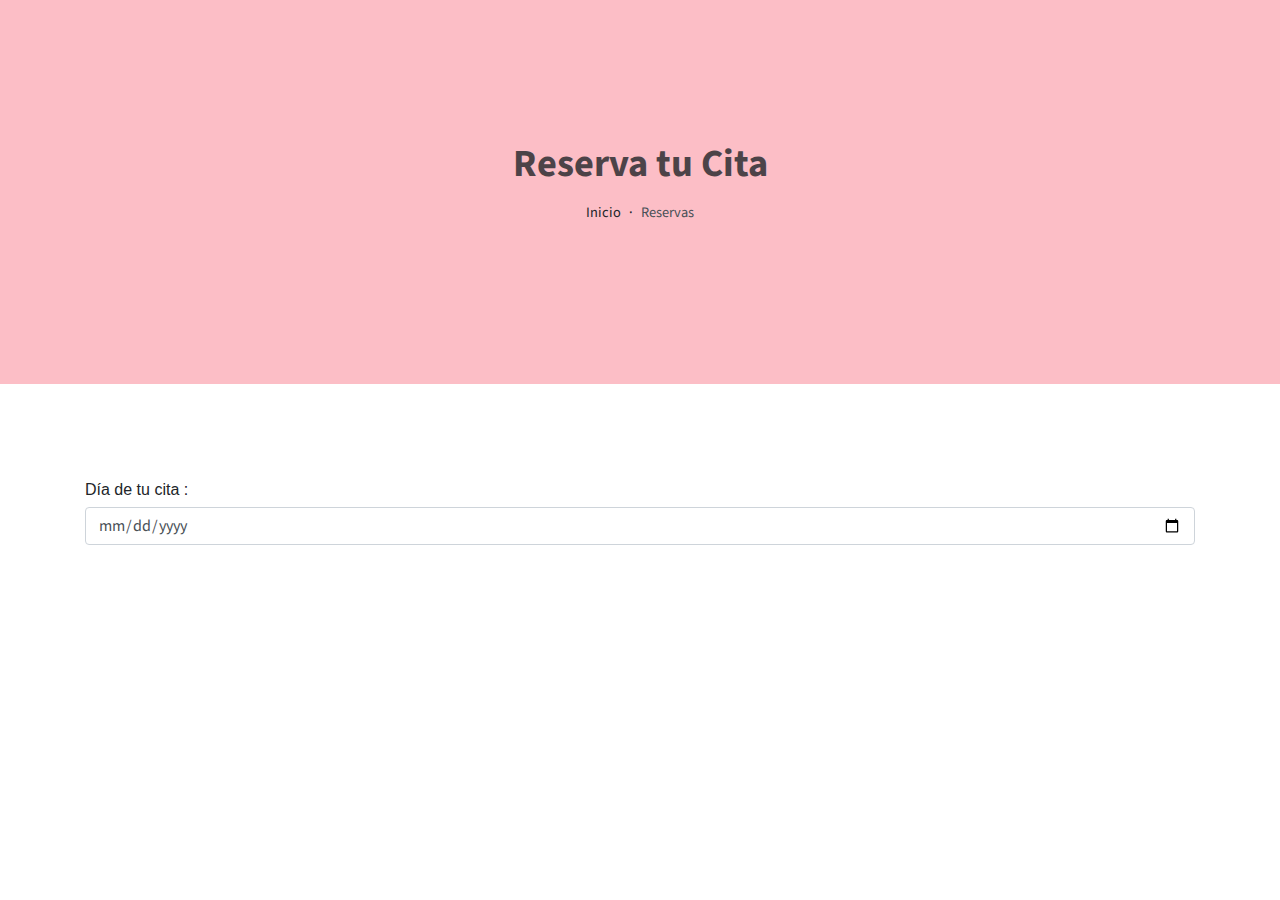
<file: public_html/agendar_cita.html>
<!DOCTYPE html>
<html lang="en">
<head>
   <meta charset="utf-8">
   <meta name="viewport" content="width=device-width, initial-scale=1, shrink-to-fit=no">
   <meta name="description" content="Start your development with JohnDoe landing page.">
   <meta name="author" content="Devcrud">
   <title>Reservas</title>
   <link rel="icon" href="assets/imgs/favicon.png" type="image/png">
   <!-- font icons -->
   <link rel="stylesheet" href="assets/vendors/themify-icons/css/themify-icons.css">
   <!-- Bootstrap + Steller  -->
   <link rel="stylesheet" href="assets/css/johndoe.css">
</head>
<body>
    
    <header class="header header-mini"> 
        <div class="header-title">Reserva tu Cita</div> 
        <nav aria-label="breadcrumb">
           <ol class="breadcrumb">
              <li class="breadcrumb-item"><a href="index.html">Inicio</a></li>
              <li class="breadcrumb-item active" aria-current="page">Reservas</li>
           </ol>
        </nav>
     </header> <!-- End Of Page Header -->

     <div class="container">

        <div class="py-5"></div> 


        <div class="form-group">
         <h6 class="section-secondary-title">Día de tu cita :</h6>  
         <input type="date" class="form-control" id="exampleFormControlInput1" placeholder="Date">
      </div>
        
            
         </div>   
     

</body>
</html>
</file>
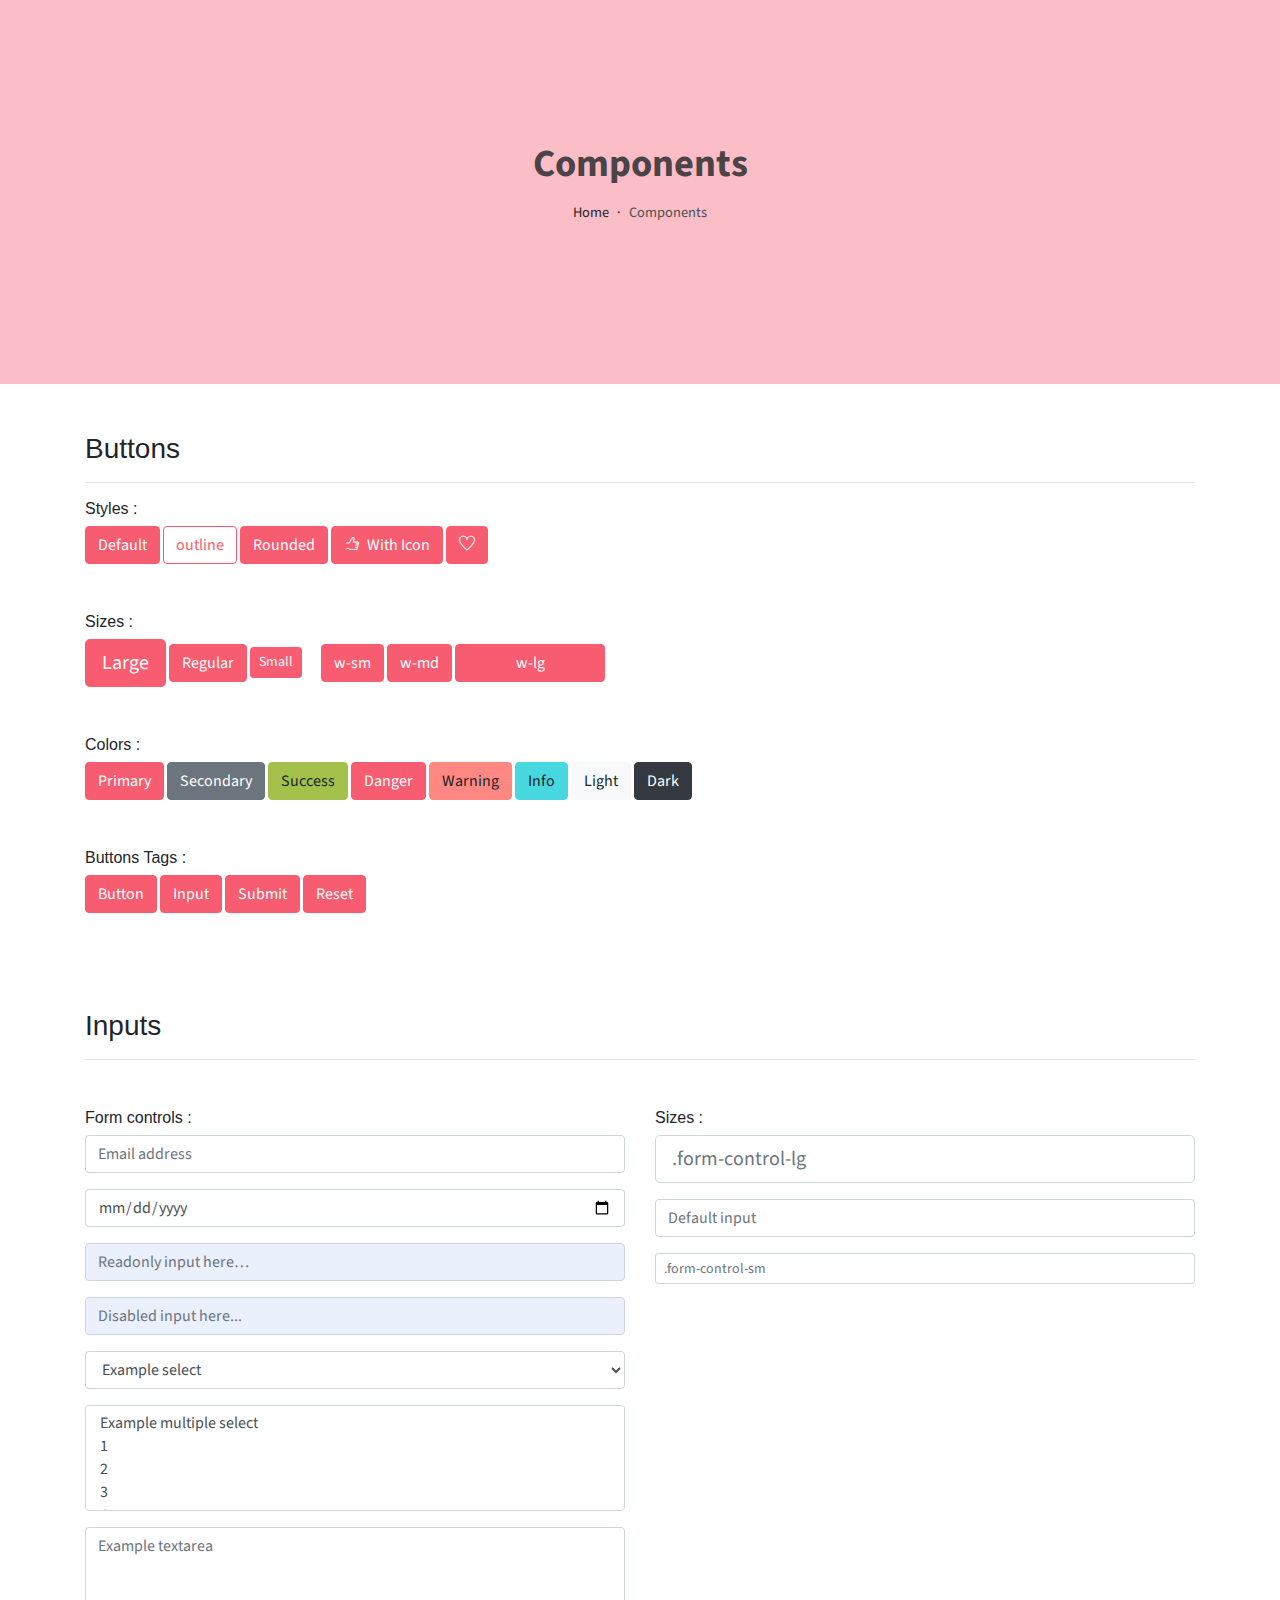
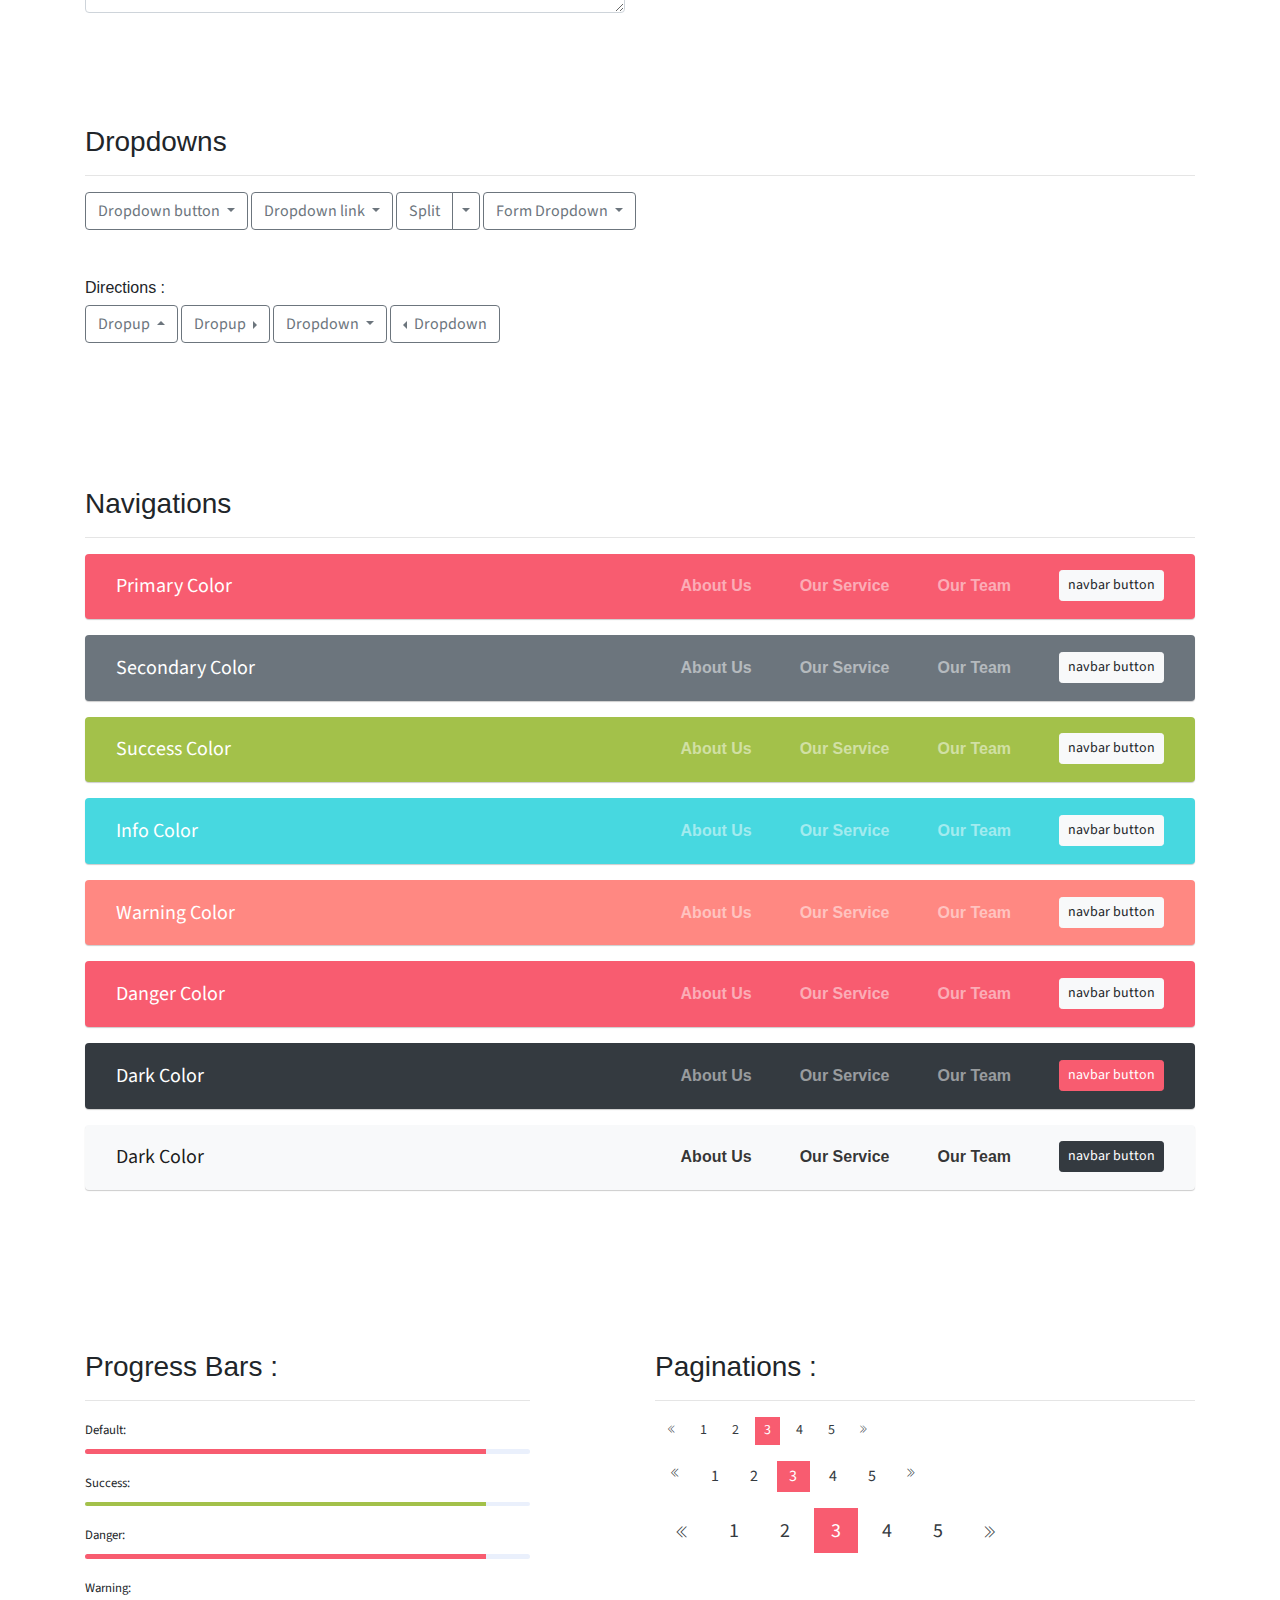
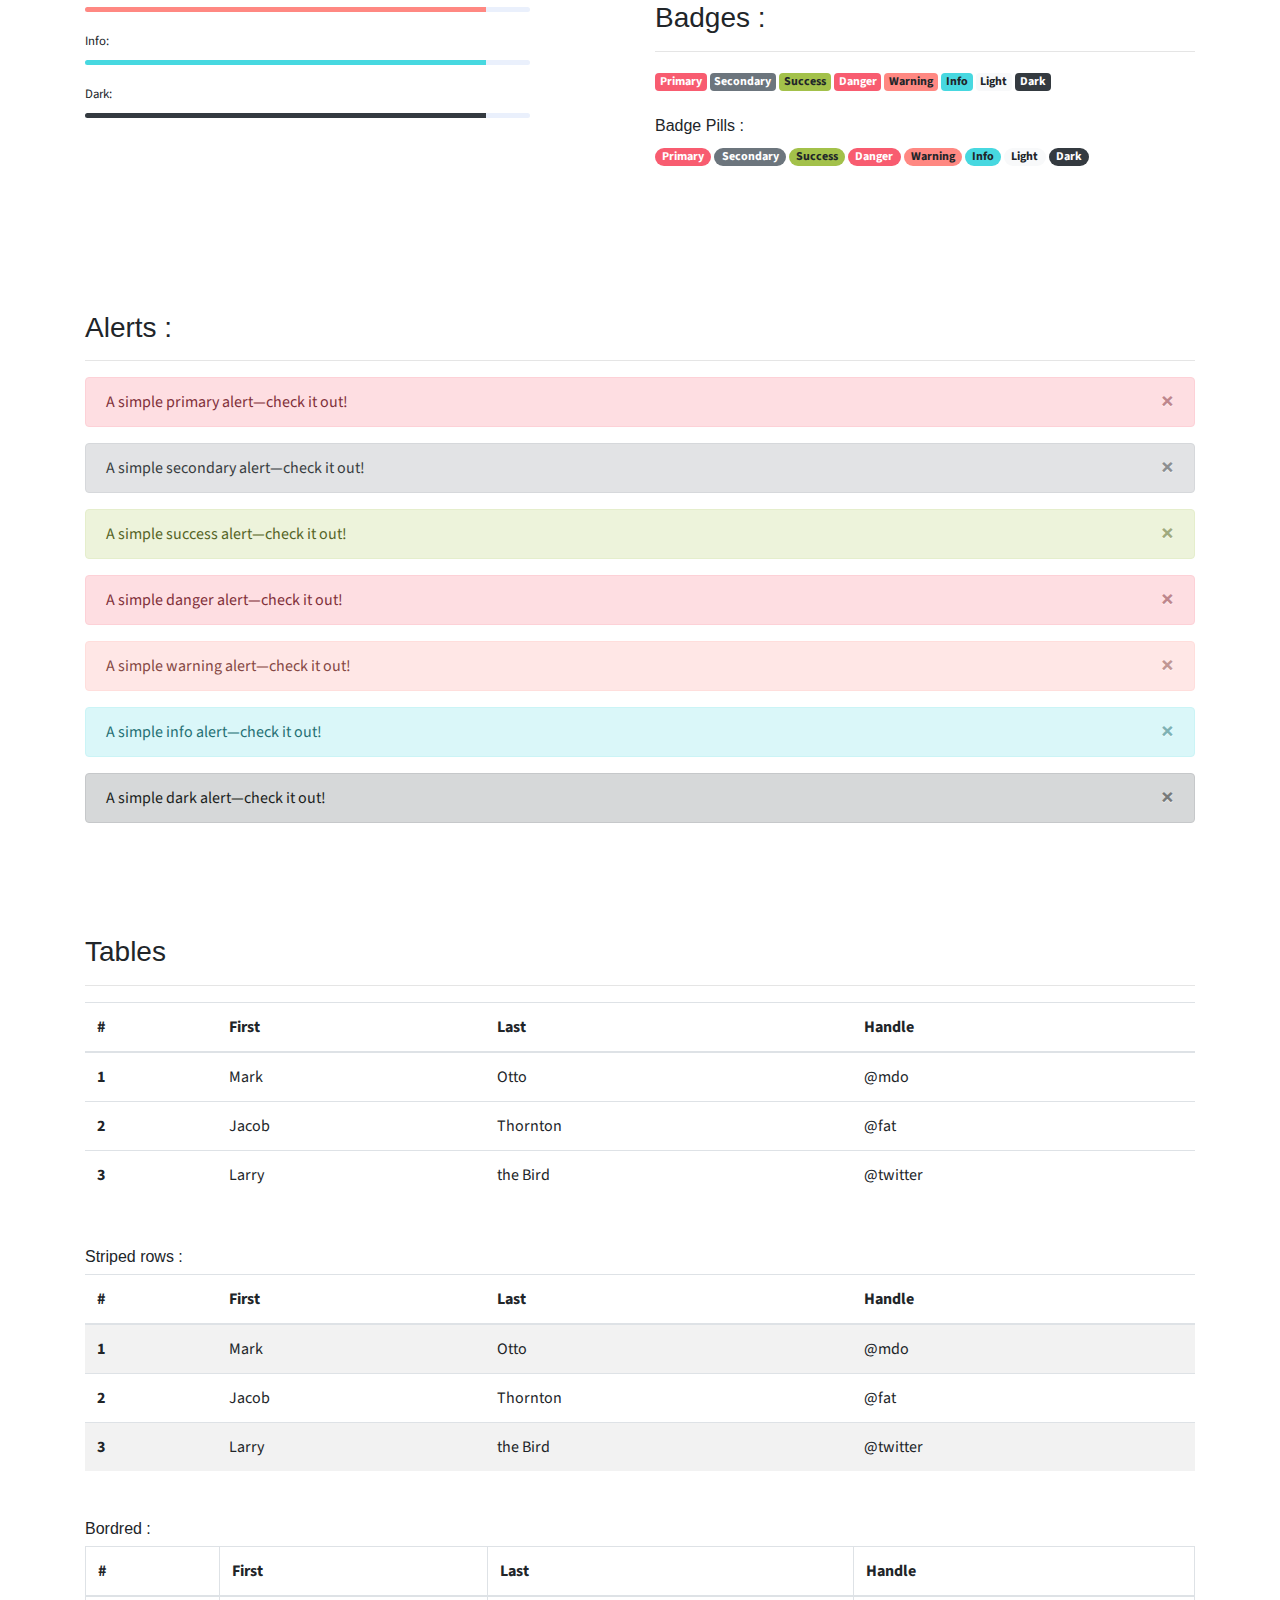
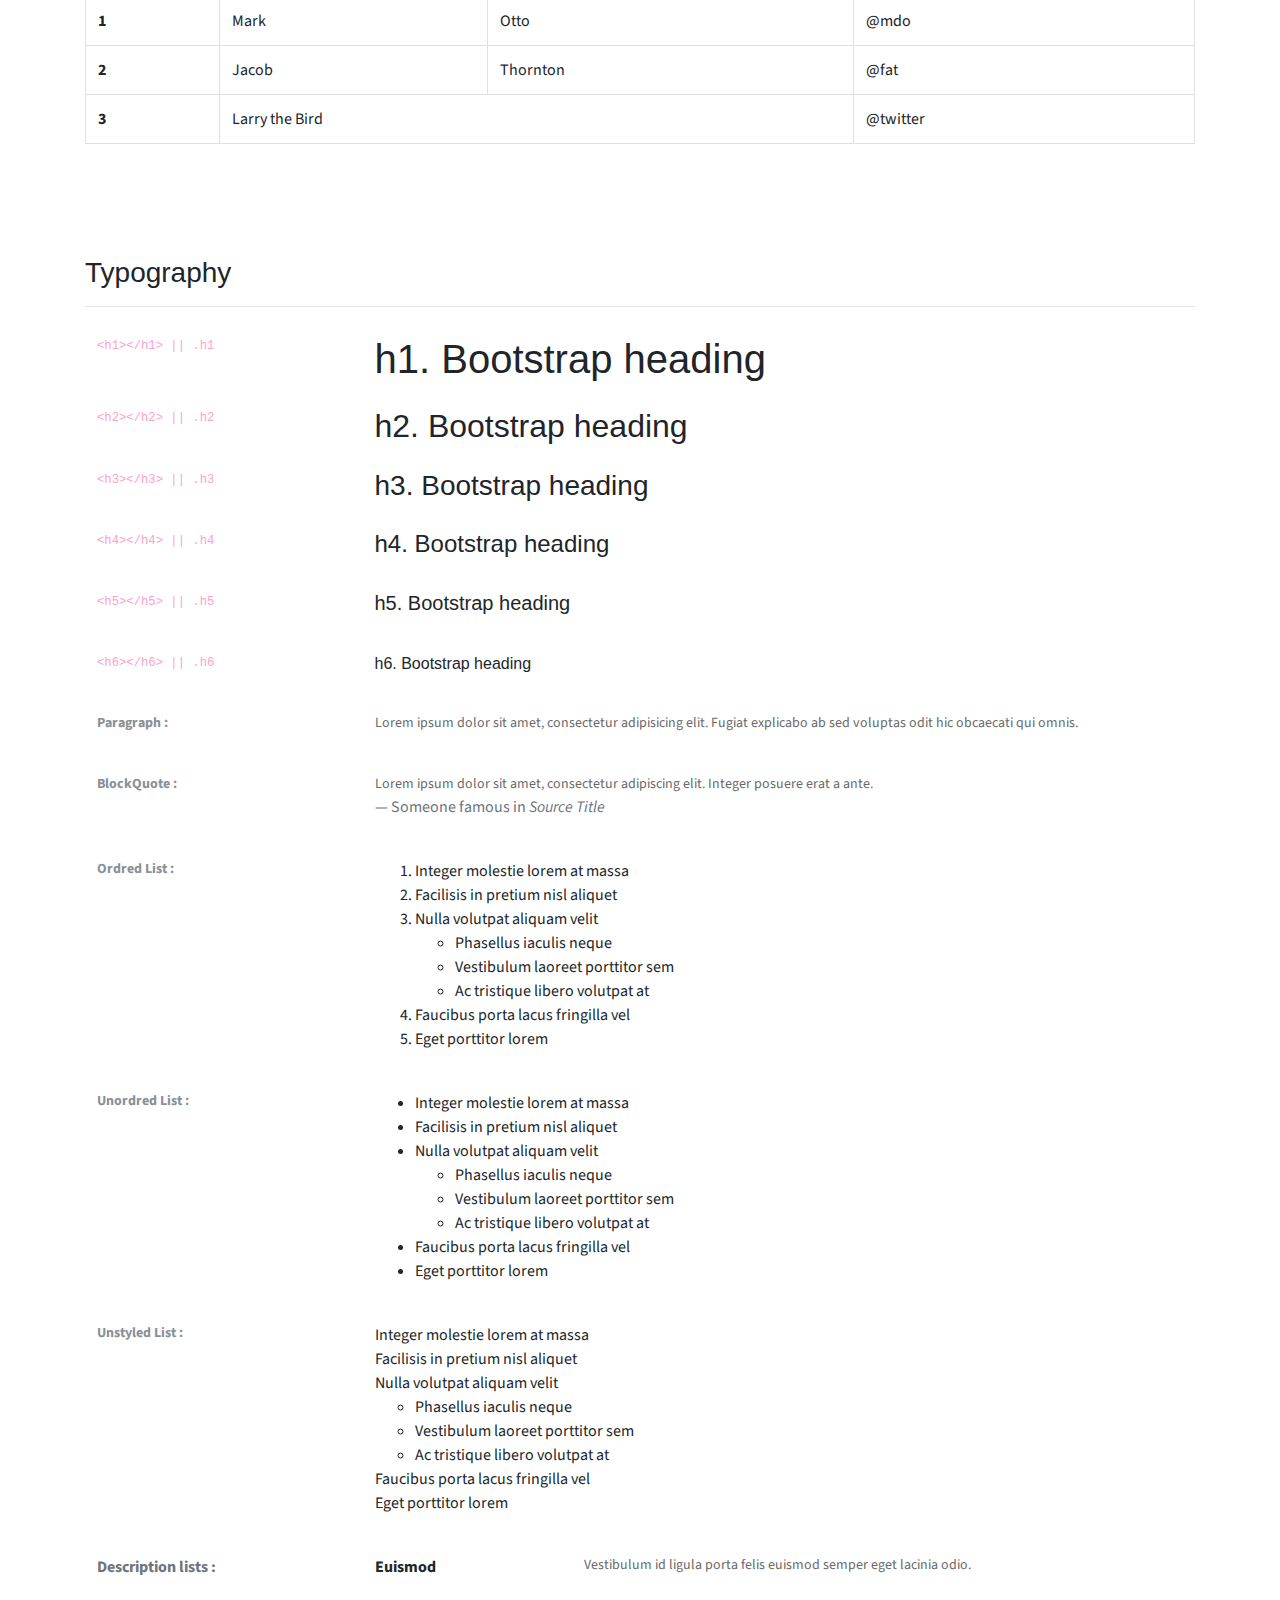
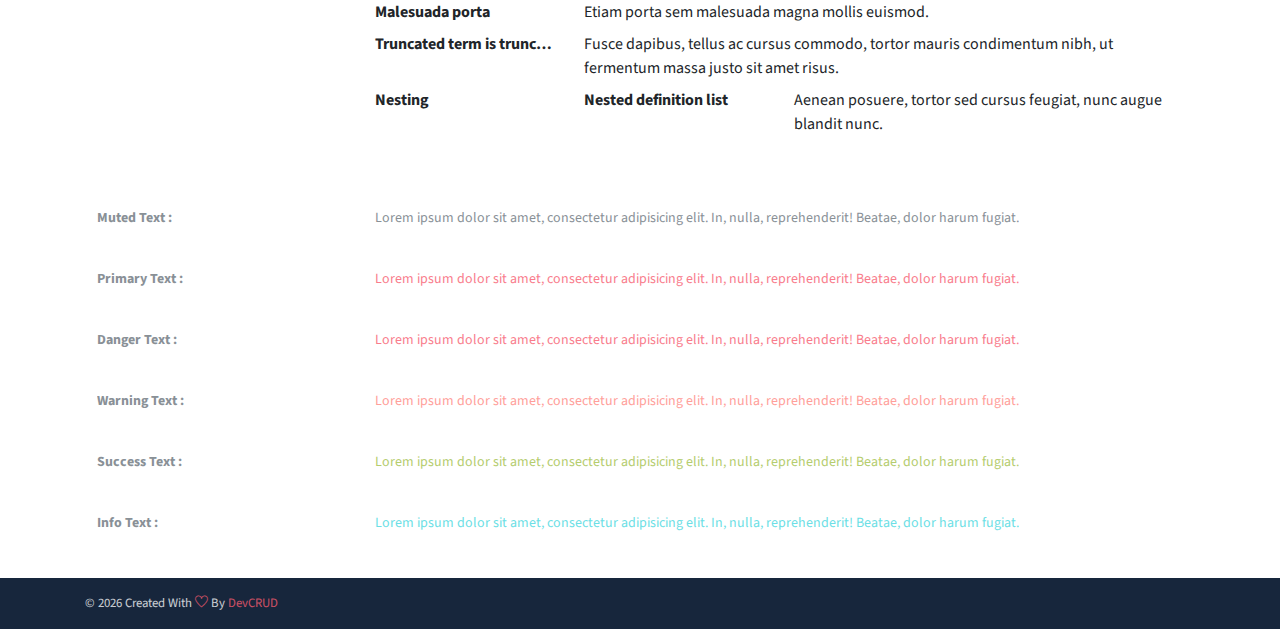
<file: public_html/components.html>
<!DOCTYPE html>
<html lang="en">
<head>
   <meta charset="utf-8">
   <meta name="viewport" content="width=device-width, initial-scale=1, shrink-to-fit=no">
   <meta name="description" content="Start your development with JohnDoe landing page.">
   <meta name="author" content="Devcrud">
   <title>JohnDoe Landing page | Components</title>
   <link rel="icon" href="assets/imgs/favicon.png" type="image/png">
   <!-- font icons -->
   <link rel="stylesheet" href="assets/vendors/themify-icons/css/themify-icons.css">
   <!-- Bootstrap + Steller  -->
   <link rel="stylesheet" href="assets/css/johndoe.css">
</head>
<body>

   <!-- Page Header -->
   <header class="header header-mini"> 
      <div class="header-title">Components</div> 
      <nav aria-label="breadcrumb">
         <ol class="breadcrumb">
            <li class="breadcrumb-item"><a href="/">Home</a></li>
            <li class="breadcrumb-item active" aria-current="page">Components</li>
         </ol>
      </nav>
   </header> <!-- End Of Page Header -->

   <!-- main content -->
   <div class="container">

      <!-- Buttons -->
      <h3 class="mt-5">Buttons</h3>
      <hr>
      <h6 class="section-secondary-title">Styles :</h6>
      <button class="btn btn-primary">Default</button>
      <button class="btn btn-outline-primary">outline</button>
      <button class="btn btn-primary rounded">Rounded</button>
      <button class="btn btn-primary rounded"><i class="ti-thumb-up pr-1"></i> With Icon</button>
      <button class="btn btn-primary circle"><i class="ti-heart"></i></button>

      <h6 class="section-secondary-title mt-5">Sizes :</h6>
      <button class="btn btn-primary btn-lg">Large</button>
      <button class="btn btn-primary ">Regular</button>
      <button class="btn btn-primary btn-sm">Small</button>
      <button class="btn btn-primary w-sm ml-3">w-sm</button>
      <button class="btn btn-primary w-md">w-md</button>
      <button class="btn btn-primary w-lg">w-lg</button>

      <h6 class="section-secondary-title mt-5">Colors :</h6>          
      <button type="button" class="btn btn-primary">Primary</button>
      <button type="button" class="btn btn-secondary">Secondary</button>
      <button type="button" class="btn btn-success">Success</button>
      <button type="button" class="btn btn-danger">Danger</button>
      <button type="button" class="btn btn-warning">Warning</button>
      <button type="button" class="btn btn-info">Info</button>
      <button type="button" class="btn btn-light">Light</button>
      <button type="button" class="btn btn-dark">Dark</button>

      <h6 class="section-secondary-title mt-5">Buttons Tags :</h6>
      <button class="btn btn-primary" type="submit">Button</button>
      <input class="btn btn-primary" type="button" value="Input">
      <input class="btn btn-primary" type="submit" value="Submit">
      <input class="btn btn-primary" type="reset" value="Reset">
      
      <!-- devider -->
      <div class="py-5"></div>

      <!-- Inputs -->
      <h3>Inputs</h3>
      <hr>
      <div class="row mt-5">
         <div class="col-md-6">
            <h6 class="section-secondary-title">Form controls :</h6>        
            <div class="form-group">
               <input type="email" class="form-control" id="exampleFormControlInput1" placeholder="Email address">
            </div>
            <div class="form-group">
               <input type="date" class="form-control" id="exampleFormControlInput1" placeholder="Date">
            </div>
            <div class="form-group">
               <input class="form-control" type="text" placeholder="Readonly input here…" readonly>
            </div>
            <div class="form-group">
               <input class="form-control" id="disabledInput" type="text" placeholder="Disabled input here..." disabled>
            </div>
            <div class="form-group">
               <select class="form-control" id="exampleFormControlSelect1">
                  <option>Example select</option>
                  <option>1</option>
                  <option>2</option>
                  <option>3</option>
                  <option>4</option>
                  <option>5</option>
               </select>
            </div>
            <div class="form-group">
               <select multiple class="form-control" id="exampleFormControlSelect2">
                  <option>Example multiple select</option>
                  <option>1</option>
                  <option>2</option>
                  <option>3</option>
                  <option>4</option>
                  <option>5</option>
               </select>
            </div>
            <div class="form-group">
               <textarea class="form-control" id="exampleFormControlTextarea1" rows="3" placeholder="Example textarea"></textarea>
            </div>
         </div>
         <div class="col-md-6">
            <h6 class="section-secondary-title">Sizes :</h6>    
            <div class="form-group">
               <input class="form-control form-control-lg" type="text" placeholder=".form-control-lg">             
            </div>
            <div class="form-group">
               <input class="form-control" type="text" placeholder="Default input">
            </div>
            <div class="form-group">
               <input class="form-control form-control-sm" type="text" placeholder=".form-control-sm"> 
            </div>
         </div>
      </div> <!-- end of inputs -->   

      <!-- devider -->
      <div class="py-5"></div>             

      <!-- Dropdowns -->
      <h3 class="components-section-title font-weight-normal">Dropdowns</h3>
      <hr>
      <div class="dropdown d-inline-block">
         <button class="btn btn-outline-secondary dropdown-toggle" type="button" id="dropdownMenuButton" data-toggle="dropdown" aria-haspopup="true" aria-expanded="false">
         Dropdown button
         </button>
         <div class="dropdown-menu" aria-labelledby="dropdownMenuButton">
         <a class="dropdown-item" href="#">Action</a>
         <a class="dropdown-item" href="#">Another action</a>
         <a class="dropdown-item" href="#">Something else here</a>
         </div>
      </div>
      <div class="dropdown d-inline-block">
         <a class="btn btn-outline-secondary dropdown-toggle" href="#" role="button" id="dropdownMenuLink" data-toggle="dropdown" aria-haspopup="true" aria-expanded="false">
            Dropdown link
         </a>
         <div class="dropdown-menu" aria-labelledby="dropdownMenuLink">
            <a class="dropdown-item" href="#">Action</a>
            <a class="dropdown-item" href="#">Another action</a>
            <a class="dropdown-item" href="#">Something else here</a>
         </div>
      </div>
      <div class="btn-group">
         <button type="button" class="btn btn-outline-secondary">Split</button>
         <button type="button" class="btn btn-outline-secondary dropdown-toggle dropdown-toggle-split" data-toggle="dropdown" aria-haspopup="true" aria-expanded="false">
         <span class="sr-only">Toggle Dropdown</span>
         </button>
         <div class="dropdown-menu">
            <a class="dropdown-item" href="#">Action</a>
            <a class="dropdown-item" href="#">Another action</a>
            <a class="dropdown-item" href="#">Something else here</a>
            <div class="dropdown-divider"></div>
            <a class="dropdown-item" href="#">Separated link</a>
         </div>
      </div>
      <div class="btn-group">
         <button class="btn btn-outline-secondary dropdown-toggle" type="button" id="dropdownMenuButton" data-toggle="dropdown" aria-haspopup="true" aria-expanded="false">
            Form Dropdown
         </button>
         <div class="dropdown-menu form">
            <form class="px-4 py-3">
               <div class="form-group">
                  <input type="email" class="form-control" id="exampleDropdownFormEmail1" placeholder="email@example.com">
               </div>
               <div class="form-group">
                  <input type="password" class="form-control" id="exampleDropdownFormPassword1" placeholder="Password">
               </div>
               <div class="form-check mb-3">
                  <input type="checkbox" class="form-check-input" id="dropdownCheck">
                  <label class="form-check-label" for="dropdownCheck">
                     Remember me
                  </label>
               </div>
               <button type="submit" class="btn btn-primary btn-block">Sign in</button>
            </form>
            <div class="dropdown-divider"></div>
            <a class="dropdown-item" href="#"><small>New around here? Sign up</small></a>
            <a class="dropdown-item" href="#"><small>Forgot password?</small></a>
         </div>
      </div>       
      <h6 class="section-secondary-title mt-5">Directions :</h6>  
      <div class="btn-group dropup">
         <button type="button" class="btn btn-outline-secondary dropdown-toggle" data-toggle="dropdown" aria-haspopup="true" aria-expanded="false">
            Dropup
         </button>
         <div class="dropdown-menu">
            <a class="dropdown-item" href="#">Action</a>
            <a class="dropdown-item" href="#">Another action</a>
            <a class="dropdown-item" href="#">Something else here</a>
            <div class="dropdown-divider"></div>
            <a class="dropdown-item" href="#">Separated link</a>
         </div>
      </div>
      <div class="btn-group dropright">
         <button type="button" class="btn btn-outline-secondary dropdown-toggle" data-toggle="dropdown" aria-haspopup="true" aria-expanded="false">
            Dropup
         </button>
         <div class="dropdown-menu">
            <a class="dropdown-item" href="#">Action</a>
            <a class="dropdown-item" href="#">Another action</a>
            <a class="dropdown-item" href="#">Something else here</a>
            <div class="dropdown-divider"></div>
            <a class="dropdown-item" href="#">Separated link</a>
         </div>
      </div>
      <div class="btn-group">
         <button type="button" class="btn btn-outline-secondary dropdown-toggle" data-toggle="dropdown" aria-haspopup="true" aria-expanded="false">
            Dropdown
         </button>
         <div class="dropdown-menu">
            <a class="dropdown-item" href="#">Action</a>
            <a class="dropdown-item" href="#">Another action</a>
            <a class="dropdown-item" href="#">Something else here</a>
            <div class="dropdown-divider"></div>
            <a class="dropdown-item" href="#">Separated link</a>
         </div>
      </div>
      <div class="btn-group dropleft">
         <button type="button" class="btn btn-outline-secondary dropdown-toggle" data-toggle="dropdown" aria-haspopup="true" aria-expanded="false">
            Dropdown
         </button>
         <div class="dropdown-menu">
            <a class="dropdown-item" href="#">Action</a>
            <a class="dropdown-item" href="#">Another action</a>
            <a class="dropdown-item" href="#">Something else here</a>
            <div class="dropdown-divider"></div>
            <a class="dropdown-item" href="#">Separated link</a>
         </div>
      </div> <!-- end of Dropdowns -->  

      <!-- devider -->
      <div class="py-5"></div>   

      <!-- navbars -->
      <h3 class="components-section-title font-weight-normal mt-5">Navigations</h3>
      <hr>
      <nav class="navbar navbar-expand-sm navbar-dark bg-primary rounded shadow mb-3">
         <div class="container">
            <a class="navbar-brand" href="#">Primary Color</a>
            <button class="navbar-toggler ml-auto" type="button" data-toggle="collapse" data-target="#navbarSupportedContent" aria-controls="navbarSupportedContent" aria-expanded="false" aria-label="Toggle navigation">
            <span class="navbar-toggler-icon"></span>
            </button>
            <div class="collapse navbar-collapse" id="navbarSupportedContent">
               <ul class="navbar-nav ml-auto"> 
                  <li class="nav-item">
                     <a class="nav-link" href="#about">About Us</a>
                  </li>
                  <li class="nav-item">
                     <a class="nav-link" href="#service">Our Service</a>
                  </li>
                  <li class="nav-item">
                     <a class="nav-link" href="#team">Our Team</a>
                  </li>
                  <li class="nav-item">
                     <a href="#book-table" class="ml-4 mt-1 btn btn-light btn-sm">navbar button</a>
                  </li>
               </ul>                       
            </div>
         </div>
      </nav>
      <nav class="navbar navbar-expand-sm navbar-dark bg-secondary rounded shadow mb-3">
         <div class="container">
            <a class="navbar-brand" href="#">Secondary Color</a>
            <button class="navbar-toggler ml-auto" type="button" data-toggle="collapse" data-target="#navbarSupportedContent" aria-controls="navbarSupportedContent" aria-expanded="false" aria-label="Toggle navigation">
            <span class="navbar-toggler-icon"></span>
            </button>
            <div class="collapse navbar-collapse" id="navbarSupportedContent">
               <ul class="navbar-nav ml-auto"> 
                  <li class="nav-item">
                     <a class="nav-link" href="#about">About Us</a>
                  </li>
                  <li class="nav-item">
                     <a class="nav-link" href="#service">Our Service</a>
                  </li>
                  <li class="nav-item">
                     <a class="nav-link" href="#team">Our Team</a>
                  </li>
                  <li class="nav-item">
                     <a href="#book-table" class="ml-4 mt-1 btn btn-light btn-sm">navbar button</a>
                  </li>
               </ul>                       
            </div>
         </div>
      </nav>
      <nav class="navbar navbar-expand-sm navbar-dark bg-success rounded shadow mb-3">
         <div class="container">
            <a class="navbar-brand" href="#">Success Color</a>
            <button class="navbar-toggler ml-auto" type="button" data-toggle="collapse" data-target="#navbarSupportedContent" aria-controls="navbarSupportedContent" aria-expanded="false" aria-label="Toggle navigation">
            <span class="navbar-toggler-icon"></span>
            </button>
            <div class="collapse navbar-collapse" id="navbarSupportedContent">
               <ul class="navbar-nav ml-auto"> 
                  <li class="nav-item">
                     <a class="nav-link" href="#about">About Us</a>
                  </li>
                  <li class="nav-item">
                     <a class="nav-link" href="#service">Our Service</a>
                  </li>
                  <li class="nav-item">
                     <a class="nav-link" href="#team">Our Team</a>
                  </li>
                  <li class="nav-item">
                     <a href="#book-table" class="ml-4 mt-1 btn btn-light btn-sm">navbar button</a>
                  </li>
               </ul>                       
            </div>
         </div>
      </nav>
      <nav class="navbar navbar-expand-sm navbar-dark bg-info rounded shadow mb-3">
         <div class="container">
            <a class="navbar-brand" href="#">Info Color</a>
            <button class="navbar-toggler ml-auto" type="button" data-toggle="collapse" data-target="#navbarSupportedContent" aria-controls="navbarSupportedContent" aria-expanded="false" aria-label="Toggle navigation">
            <span class="navbar-toggler-icon"></span>
            </button>
            <div class="collapse navbar-collapse" id="navbarSupportedContent">
               <ul class="navbar-nav ml-auto"> 
                  <li class="nav-item">
                     <a class="nav-link" href="#about">About Us</a>
                  </li>
                  <li class="nav-item">
                     <a class="nav-link" href="#service">Our Service</a>
                  </li>
                  <li class="nav-item">
                     <a class="nav-link" href="#team">Our Team</a>
                  </li>
                  <li class="nav-item">
                     <a href="#book-table" class="ml-4 mt-1 btn btn-light btn-sm">navbar button</a>
                  </li>
               </ul>                       
            </div>
         </div>
      </nav>
      <nav class="navbar navbar-expand-sm navbar-dark bg-warning rounded shadow mb-3">
         <div class="container">
            <a class="navbar-brand" href="#">Warning Color</a>
            <button class="navbar-toggler ml-auto" type="button" data-toggle="collapse" data-target="#navbarSupportedContent" aria-controls="navbarSupportedContent" aria-expanded="false" aria-label="Toggle navigation">
            <span class="navbar-toggler-icon"></span>
            </button>
            <div class="collapse navbar-collapse" id="navbarSupportedContent">
               <ul class="navbar-nav ml-auto"> 
                  <li class="nav-item">
                     <a class="nav-link" href="#about">About Us</a>
                  </li>
                  <li class="nav-item">
                     <a class="nav-link" href="#service">Our Service</a>
                  </li>
                  <li class="nav-item">
                     <a class="nav-link" href="#team">Our Team</a>
                  </li>
                  <li class="nav-item">
                     <a href="#book-table" class="ml-4 mt-1 btn btn-light btn-sm">navbar button</a>
                  </li>
               </ul>                       
            </div>
         </div>
      </nav>
      <nav class="navbar navbar-expand-sm navbar-dark bg-danger rounded shadow mb-3">
         <div class="container">
            <a class="navbar-brand" href="#">Danger Color</a>
            <button class="navbar-toggler ml-auto" type="button" data-toggle="collapse" data-target="#navbarSupportedContent" aria-controls="navbarSupportedContent" aria-expanded="false" aria-label="Toggle navigation">
            <span class="navbar-toggler-icon"></span>
            </button>
            <div class="collapse navbar-collapse" id="navbarSupportedContent">
               <ul class="navbar-nav ml-auto"> 
                  <li class="nav-item">
                     <a class="nav-link" href="#about">About Us</a>
                  </li>
                  <li class="nav-item">
                     <a class="nav-link" href="#service">Our Service</a>
                  </li>
                  <li class="nav-item">
                     <a class="nav-link" href="#team">Our Team</a>
                  </li>
                  <li class="nav-item">
                     <a href="#book-table" class="ml-4 mt-1 btn btn-light btn-sm">navbar button</a>
                  </li>
               </ul>                       
            </div>
         </div>
      </nav>
      <nav class="navbar navbar-expand-sm navbar-dark bg-dark rounded shadow mb-3">
         <div class="container">
            <a class="navbar-brand" href="#">Dark Color</a>
            <button class="navbar-toggler ml-auto" type="button" data-toggle="collapse" data-target="#navbarSupportedContent" aria-controls="navbarSupportedContent" aria-expanded="false" aria-label="Toggle navigation">
            <span class="navbar-toggler-icon"></span>
            </button>
            <div class="collapse navbar-collapse" id="navbarSupportedContent">
               <ul class="navbar-nav ml-auto"> 
                  <li class="nav-item">
                     <a class="nav-link" href="#about">About Us</a>
                  </li>
                  <li class="nav-item">
                     <a class="nav-link" href="#service">Our Service</a>
                  </li>
                  <li class="nav-item">
                     <a class="nav-link" href="#team">Our Team</a>
                  </li>
                  <li class="nav-item">
                     <a href="#book-table" class="ml-4 mt-1 btn btn-primary btn-sm">navbar button</a>
                  </li>
               </ul>                       
            </div>
         </div>
      </nav>
      <nav class="navbar navbar-expand-sm navbar-light bg-light rounded shadow mb-3">
         <div class="container">
            <a class="navbar-brand" href="#">Dark Color</a>
            <button class="navbar-toggler ml-auto" type="button" data-toggle="collapse" data-target="#navbarSupportedContent" aria-controls="navbarSupportedContent" aria-expanded="false" aria-label="Toggle navigation">
            <span class="navbar-toggler-icon"></span>
            </button>
            <div class="collapse navbar-collapse" id="navbarSupportedContent">
               <ul class="navbar-nav ml-auto"> 
                  <li class="nav-item">
                     <a class="nav-link" href="#about">About Us</a>
                  </li>
                  <li class="nav-item">
                     <a class="nav-link" href="#service">Our Service</a>
                  </li>
                  <li class="nav-item">
                     <a class="nav-link" href="#team">Our Team</a>
                  </li>
                  <li class="nav-item">
                     <a href="#book-table" class="ml-4 mt-1 btn btn-dark btn-sm">navbar button</a>
                  </li>
               </ul>                       
            </div>
         </div>
      </nav>
      <!-- End of navbars -->

      <!-- devider -->
      <div class="py-5"></div>   
      
      <!-- progress bars -->
      <div class="row justify-content-between">
         <div class="col-md-5">
            <h3 class="components-section-title font-weight-normal mt-5">Progress Bars :</h3>
            <hr>
            <small>Default: </small>
            <div class="progress mt-2 mb-3">
               <div class="progress-bar" role="progressbar" style="width: 90%" aria-valuenow="25" aria-valuemin="0" aria-valuemax="100"></div>
            </div>
            <small>Success:</small>
            <div class="progress mt-2 mb-3">
               <div class="progress-bar bg-success" role="progressbar" style="width: 90%" aria-valuenow="25" aria-valuemin="0" aria-valuemax="100"></div>
            </div>
            <small>Danger:</small>
            <div class="progress mt-2 mb-3">
               <div class="progress-bar bg-danger" role="progressbar" style="width: 90%" aria-valuenow="25" aria-valuemin="0" aria-valuemax="100"></div>
            </div>
            <small>Warning:</small>
            <div class="progress mt-2 mb-3">
               <div class="progress-bar bg-warning" role="progressbar" style="width: 90%" aria-valuenow="25" aria-valuemin="0" aria-valuemax="100"></div>
            </div>
            <small>Info:</small>
            <div class="progress mt-2 mb-3">
               <div class="progress-bar bg-info" role="progressbar" style="width: 90%" aria-valuenow="25" aria-valuemin="0" aria-valuemax="100"></div>
            </div>
            <small>Dark:</small>
            <div class="progress mt-2 mb-3">
               <div class="progress-bar bg-dark" role="progressbar" style="width: 90%" aria-valuenow="25" aria-valuemin="0" aria-valuemax="100"></div>
            </div>
         </div>
         <div class="col-md-6">
            <h3 class="components-section-title font-weight-normal mt-5">Paginations :</h3>
            <hr>
            <nav aria-label="Page navigation example">
               <ul class="pagination pagination-sm">
                  <li class="page-item"><a class="page-link" href="#"><i class="ti-angle-double-left"></i></a></li>
                  <li class="page-item"><a class="page-link" href="#">1</a></li>
                  <li class="page-item"><a class="page-link" href="#">2</a></li>
                  <li class="page-item active"><a class="page-link" href="#">3</a></li>
                  <li class="page-item"><a class="page-link" href="#">4</a></li>
                  <li class="page-item"><a class="page-link" href="#">5</a></li>
                  <li class="page-item"><a class="page-link" href="#"><i class="ti-angle-double-right"></i></a></li>
               </ul>
            </nav>
            <nav aria-label="Page navigation example">
               <ul class="pagination">
               <li class="page-item"><a class="page-link" href="#"><i class="ti-angle-double-left"></i></a></li>
                  <li class="page-item"><a class="page-link" href="#">1</a></li>
                  <li class="page-item"><a class="page-link" href="#">2</a></li>
                  <li class="page-item active"><a class="page-link" href="#">3</a></li>
                  <li class="page-item"><a class="page-link" href="#">4</a></li>
                  <li class="page-item"><a class="page-link" href="#">5</a></li>
                  <li class="page-item"><a class="page-link" href="#"><i class="ti-angle-double-right"></i></a></li>
               </ul>
            </nav>
            <nav aria-label="Page navigation example">
               <ul class="pagination pagination-lg">
                  <li class="page-item"><a class="page-link" href="#"><i class="ti-angle-double-left"></i></a></li>
                  <li class="page-item"><a class="page-link" href="#">1</a></li>
                  <li class="page-item"><a class="page-link" href="#">2</a></li>
                  <li class="page-item active"><a class="page-link" href="#">3</a></li>
                  <li class="page-item"><a class="page-link" href="#">4</a></li>
                  <li class="page-item"><a class="page-link" href="#">5</a></li>
                  <li class="page-item"><a class="page-link" href="#"><i class="ti-angle-double-right"></i></a></li>
               </ul>
            </nav>

            <!-- Badges -->
            <h3 class="components-section-title font-weight-normal mt-5">Badges :</h3>
            <hr>
            <span class="badge badge-primary">Primary</span>
            <span class="badge badge-secondary">Secondary</span>
            <span class="badge badge-success">Success</span>
            <span class="badge badge-danger">Danger</span>
            <span class="badge badge-warning">Warning</span>
            <span class="badge badge-info">Info</span>
            <span class="badge badge-light">Light</span>
            <span class="badge badge-dark">Dark</span>
            <h6 class="section-secondary-title mt-4 mb-2">Badge Pills :</h6>
            <span class="badge badge-pill badge-primary">Primary</span>
            <span class="badge badge-pill badge-secondary">Secondary</span>
            <span class="badge badge-pill badge-success">Success</span>
            <span class="badge badge-pill badge-danger">Danger</span>
            <span class="badge badge-pill badge-warning">Warning</span>
            <span class="badge badge-pill badge-info">Info</span>
            <span class="badge badge-pill badge-light">Light</span>
            <span class="badge badge-pill badge-dark">Dark</span>
         </div>
      </div> <!-- End of Progress bars -->

      <!-- devider -->
      <div class="py-5"></div>  

      <!-- Alerts -->
      <h3 class="components-section-title font-weight-normal mt-5">Alerts :</h3>
      <hr>
      <div class="alert alert-primary alert-dismissible fade show" role="alert">
         A simple primary alert—check it out!
         <button type="button" class="close" data-dismiss="alert" aria-label="Close">
            <span aria-hidden="true">&times;</span>
         </button>
      </div>
      <div class="alert alert-secondary alert-dismissible fade show" role="alert">
         A simple secondary alert—check it out!
         <button type="button" class="close" data-dismiss="alert" aria-label="Close">
            <span aria-hidden="true">&times;</span>
         </button>
      </div>
      <div class="alert alert-success alert-dismissible fade show" role="alert">
         A simple success alert—check it out!
         <button type="button" class="close" data-dismiss="alert" aria-label="Close">
            <span aria-hidden="true">&times;</span>
         </button>
      </div>
      <div class="alert alert-danger alert-dismissible fade show" role="alert">
         A simple danger alert—check it out!
         <button type="button" class="close" data-dismiss="alert" aria-label="Close">
            <span aria-hidden="true">&times;</span>
         </button>
      </div>
      <div class="alert alert-warning alert-dismissible fade show" role="alert">
         A simple warning alert—check it out!
         <button type="button" class="close" data-dismiss="alert" aria-label="Close">
            <span aria-hidden="true">&times;</span>
         </button>
      </div>
      <div class="alert alert-info alert-dismissible fade show" role="alert">
         A simple info alert—check it out!
         <button type="button" class="close" data-dismiss="alert" aria-label="Close">
            <span aria-hidden="true">&times;</span>
         </button>
      </div>
      <div class="alert alert-dark alert-dismissible fade show" role="alert">
         A simple dark alert—check it out!
         <button type="button" class="close" data-dismiss="alert" aria-label="Close">
            <span aria-hidden="true">&times;</span>
         </button>
      </div>
      <!-- end of alerts -->

      <!-- devider -->
      <div class="py-5"></div> 
   
      <!-- tables -->
      <h3 class="components-section-title">Tables</h3>
      <hr>
      <table class="table">
         <thead>
            <tr>
               <th scope="col">#</th>
               <th scope="col">First</th>
               <th scope="col">Last</th>
               <th scope="col">Handle</th>
            </tr>
         </thead>
         <tbody>
            <tr>
               <th scope="row">1</th>
               <td>Mark</td>
               <td>Otto</td>
               <td>@mdo</td>
            </tr>
            <tr>
               <th scope="row">2</th>
               <td>Jacob</td>
               <td>Thornton</td>
               <td>@fat</td>
            </tr>
            <tr>
               <th scope="row">3</th>
               <td>Larry</td>
               <td>the Bird</td>
               <td>@twitter</td>
            </tr>
         </tbody>
      </table>

      <h6 class="section-secondary-title mt-5">Striped rows :</h6>
      <table class="table table-striped">
         <thead>
            <tr>
               <th scope="col">#</th>
               <th scope="col">First</th>
               <th scope="col">Last</th>
               <th scope="col">Handle</th>
            </tr>
         </thead>
         <tbody>
            <tr>
               <th scope="row">1</th>
               <td>Mark</td>
               <td>Otto</td>
               <td>@mdo</td>
            </tr>
            <tr>
               <th scope="row">2</th>
               <td>Jacob</td>
               <td>Thornton</td>
               <td>@fat</td>
            </tr>
            <tr>
               <th scope="row">3</th>
               <td>Larry</td>
               <td>the Bird</td>
               <td>@twitter</td>
            </tr>
         </tbody>
      </table>

      <h6 class="section-secondary-title mt-5">Bordred :</h6>
      <table class="table table-bordered">
         <thead>
            <tr>
               <th scope="col">#</th>
               <th scope="col">First</th>
               <th scope="col">Last</th>
               <th scope="col">Handle</th>
            </tr>
         </thead>
         <tbody>
            <tr>
               <th scope="row">1</th>
               <td>Mark</td>
               <td>Otto</td>
               <td>@mdo</td>
            </tr>
            <tr>
               <th scope="row">2</th>
               <td>Jacob</td>
               <td>Thornton</td>
               <td>@fat</td>
            </tr>
            <tr>
               <th scope="row">3</th>
               <td colspan="2">Larry the Bird</td>
               <td>@twitter</td>
            </tr>
         </tbody>
      </table>
      <!-- end of tables -->

      <!-- devider -->
      <div class="py-5"></div> 

      <!-- typography -->
      <h3 class="components-section-title">Typography</h3>
      <hr>
     
      <table class="table table-borderless v-align-center">
         <tbody>
            <tr>
               <td>
                  <p><code class="highlighter-rouge">&lt;h1&gt;&lt;/h1&gt; || .h1</code></p>
               </td>
               <td class="w-75"><span class="h1">h1. Bootstrap heading</span></td>
            </tr>
            <tr>
               <td>
                  <p><code class="highlighter-rouge">&lt;h2&gt;&lt;/h2&gt; || .h2</code></p>
               </td>
               <td><span class="h2">h2. Bootstrap heading</span></td>
            </tr>
            <tr>
               <td>
                  <p><code class="highlighter-rouge">&lt;h3&gt;&lt;/h3&gt; || .h3</code></p>
               </td>
               <td><span class="h3">h3. Bootstrap heading</span></td>
            </tr>
            <tr>
               <td>
                  <p><code class="highlighter-rouge">&lt;h4&gt;&lt;/h4&gt; || .h4</code></p>
               </td>
               <td><span class="h4">h4. Bootstrap heading</span></td>
            </tr>
            <tr>
               <td>
                  <p><code class="highlighter-rouge">&lt;h5&gt;&lt;/h5&gt; || .h5</code></p>
               </td>
               <td><span class="h5">h5. Bootstrap heading</span></td>
            </tr>
            <tr>
               <td>
                  <p><code class="highlighter-rouge">&lt;h6&gt;&lt;/h6&gt; || .h6</code></p>
               </td>
               <td><span class="h6">h6. Bootstrap heading</span></td>
            </tr>
            <tr>
               <td>
                  <p class="font-weight-bold text-muted">Paragraph :</p>
               </td>
               <td><p>Lorem ipsum dolor sit amet, consectetur adipisicing elit. Fugiat explicabo ab sed voluptas odit hic obcaecati qui omnis.</p></td>
            </tr>
            <tr>
               <td>
                  <p class="font-weight-bold text-muted">BlockQuote :</p>
               </td>
               <td>
                  <blockquote class="blockquote">
                     <p class="mb-0">Lorem ipsum dolor sit amet, consectetur adipiscing elit. Integer posuere erat a ante.</p>
                     <footer class="blockquote-footer">Someone famous in <cite title="Source Title">Source Title</cite></footer>
                  </blockquote>
               </td>
            </tr>

            
            <tr>
               <td><p class="font-weight-bold text-muted">Ordred List :</p></td>
               <td>
                  <ol>
                     <li>Integer molestie lorem at massa</li>
                     <li>Facilisis in pretium nisl aliquet</li>
                     <li>Nulla volutpat aliquam velit
                        <ul>
                           <li>Phasellus iaculis neque</li>
                           <li>Vestibulum laoreet porttitor sem</li>
                           <li>Ac tristique libero volutpat at</li>
                        </ul>
                     </li>
                     <li>Faucibus porta lacus fringilla vel</li>
                     <li>Eget porttitor lorem</li>
                  </ol>
               </td>
            </tr>
            <tr>
               <td><p class="font-weight-bold text-muted">Unordred List :</p></td>
               <td>
                  <ul >
                     <li>Integer molestie lorem at massa</li>
                     <li>Facilisis in pretium nisl aliquet</li>
                     <li>Nulla volutpat aliquam velit
                        <ul>
                           <li>Phasellus iaculis neque</li>
                           <li>Vestibulum laoreet porttitor sem</li>
                           <li>Ac tristique libero volutpat at</li>
                        </ul>
                     </li>
                     <li>Faucibus porta lacus fringilla vel</li>
                     <li>Eget porttitor lorem</li>
                  </ul>
               </td>
            </tr>
            <tr>
               <td><p class="font-weight-bold text-muted">Unstyled List :</p></td>
               <td>
                  <ul class="list-unstyled">
                     <li>Integer molestie lorem at massa</li>
                     <li>Facilisis in pretium nisl aliquet</li>
                     <li>Nulla volutpat aliquam velit
                        <ul>
                           <li>Phasellus iaculis neque</li>
                           <li>Vestibulum laoreet porttitor sem</li>
                           <li>Ac tristique libero volutpat at</li>
                        </ul>
                     </li>
                     <li>Faucibus porta lacus fringilla vel</li>
                     <li>Eget porttitor lorem</li>
                  </ul>
               </td>
            </tr>
            <tr>
               <td class="font-weight-bold text-muted">Description lists : </td>
               <td>
                  <dl class="row">
                     <dt class="col-sm-3">Euismod</dt>
                     <dd class="col-sm-9">
                        <p>Vestibulum id ligula porta felis euismod semper eget lacinia odio.</p>
                     </dd>

                     <dt class="col-sm-3">Malesuada porta</dt>
                     <dd class="col-sm-9">Etiam porta sem malesuada magna mollis euismod.</dd>

                     <dt class="col-sm-3 text-truncate">Truncated term is truncated</dt>
                     <dd class="col-sm-9">Fusce dapibus, tellus ac cursus commodo, tortor mauris condimentum nibh, ut fermentum massa justo sit amet risus.</dd>

                     <dt class="col-sm-3">Nesting</dt>
                     <dd class="col-sm-9">
                        <dl class="row">
                           <dt class="col-sm-4">Nested definition list</dt>
                           <dd class="col-sm-8">Aenean posuere, tortor sed cursus feugiat, nunc augue blandit nunc.</dd>
                        </dl>
                     </dd>
                  </dl>
               </td>
            </tr>
            <tr>
               <td>
                  <p class="font-weight-bold text-muted">Muted Text :</p>
               </td>
               <td>
                  <p class="text-muted">Lorem ipsum dolor sit amet, consectetur adipisicing elit. In, nulla, reprehenderit! Beatae, dolor harum fugiat.</p>
               </td>
            </tr>
            <tr>
               <td>
                  <p class="font-weight-bold text-muted">Primary Text :</p>
               </td>
               <td>
                  <p class="text-primary">Lorem ipsum dolor sit amet, consectetur adipisicing elit. In, nulla, reprehenderit! Beatae, dolor harum fugiat.</p>
               </td>
            </tr>
            <tr>
               <td>
                  <p class="font-weight-bold text-muted">Danger Text :</p>
               </td>
               <td>
                  <p class="text-danger">Lorem ipsum dolor sit amet, consectetur adipisicing elit. In, nulla, reprehenderit! Beatae, dolor harum fugiat.</p>
               </td>
            </tr>
            <tr>
               <td>
                  <p class="font-weight-bold text-muted">Warning Text :</p>
               </td>
               <td>
                  <p class="text-warning">Lorem ipsum dolor sit amet, consectetur adipisicing elit. In, nulla, reprehenderit! Beatae, dolor harum fugiat.</p>
               </td>
            </tr>
            <tr>
               <td>
                  <p class="font-weight-bold text-muted">Success Text :</p>
               </td>
               <td>
                  <p class="text-success">Lorem ipsum dolor sit amet, consectetur adipisicing elit. In, nulla, reprehenderit! Beatae, dolor harum fugiat.</p>
               </td>
            </tr>
            <tr>
               <td>
                  <p class="font-weight-bold text-muted">Info Text :</p>
               </td>
               <td>
                  <p class="text-info">Lorem ipsum dolor sit amet, consectetur adipisicing elit. In, nulla, reprehenderit! Beatae, dolor harum fugiat.</p>
               </td>
            </tr>
         </tbody>
      </table>
   </div>
   <!-- end of typography -->

   <!-- Page Footer -->
   <footer class="footer py-3">
        <div class="container">
            <p class="small mb-0 text-light">
                &copy; <script>document.write(new Date().getFullYear())</script> Created With <i class="ti-heart text-danger"></i> By <a href="http://devcrud.com" target="_blank"><span class="text-danger" title="Bootstrap 4 Themes and Dashboards">DevCRUD</span></a> 
            </p>
        </div>
    </footer>
   <!-- End of Page Footer -->  
   
   <!-- core  -->
   <script src="assets/vendors/jquery/jquery-3.4.1.js"></script>
   <script src="assets/vendors/bootstrap/bootstrap.bundle.js"></script>

</body>
</html>
</file>
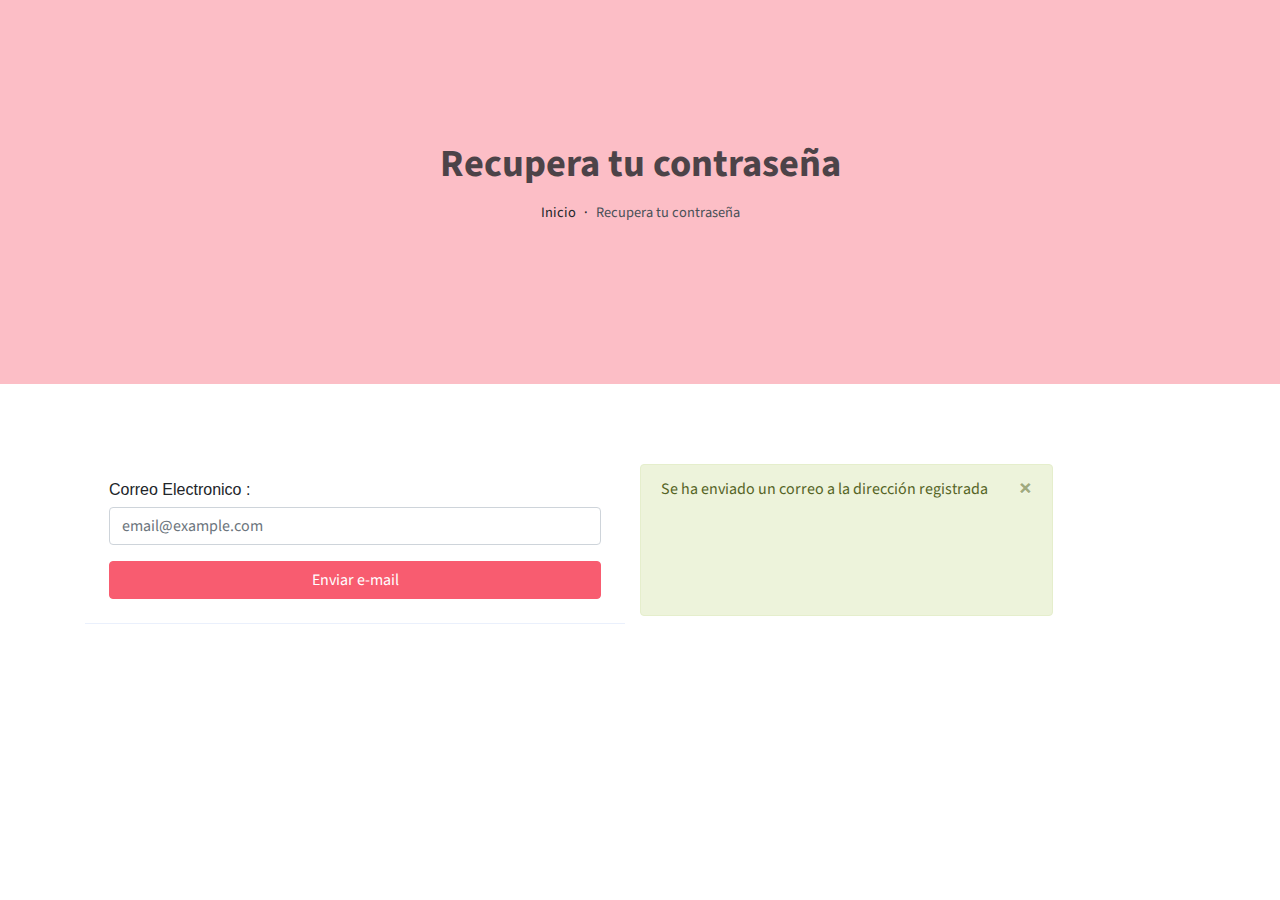
<file: public_html/recuperacion_contraseña.html>
<!DOCTYPE html>
<html lang="es">
<head>
   <meta charset="utf-8">
   <meta name="viewport" content="width=device-width, initial-scale=1, shrink-to-fit=no">
   <meta name="description" content="Start your development with JohnDoe landing page.">
   <meta name="author" content="Devcrud">
   <title>Recupera tu contraseña</title>
   <link rel="icon" href="assets/imgs/favicon.png" type="image/png">
   <!-- font icons -->
   <link rel="stylesheet" href="assets/vendors/themify-icons/css/themify-icons.css">
   <!-- Bootstrap + Steller  -->
   <link rel="stylesheet" href="assets/css/johndoe.css">
</head>
<body>
    
    <header class="header header-mini"> 
        <div class="header-title">Recupera tu contraseña</div> 
        <nav aria-label="breadcrumb">
           <ol class="breadcrumb">
              <li class="breadcrumb-item"><a href="index.html">Inicio</a></li>
              <li class="breadcrumb-item active" aria-current="page">Recupera tu contraseña</li>
           </ol>
        </nav>
     </header> <!-- End Of Page Header -->

     <div class="container">

        <div class="py-3"></div> 

        <div class="row mt-5">

         <div class="col-md-6">
        
            <div class=" form">
               <form class="px-4 py-3">
                  <div class="form-group">
                     <h6 class="section-secondary-title">Correo Electronico :</h6>  
                     <input type="email" class="form-control" id="exampleDropdownFormEmail1" placeholder="email@example.com">
                  </div>
                  <a type="submit" class="btn btn-primary btn-block" href="inicio_sesion.html" >Enviar e-mail</a>
               </form>
               <div class="dropdown-divider"></div>
               
            </div>
         </div>   
     
         <div class="alert alert-success alert-dismissible fade show" role="alert">
            Se ha enviado un correo a la dirección registrada
            <button type="button" class="close" data-dismiss="alert" aria-label="Close">
               <span aria-hidden="true">&times;</span>
            </button>
         </div>

         <div class="py-5"></div>

</body>



</html>
</file>
<file: public_html/assets/vendors/themify-icons/css/themify-icons.css>
@font-face {
	font-family: 'themify';
	src:url("../fonts/themify.eot?-fvbane");
	src:url("../fonts/themify.eot?#iefix-fvbane") format("embedded-opentype"),
		url("../fonts/themify.woff?-fvbane") format("woff"),
		url("../fonts/themify.ttf?-fvbane") format("truetype"),
		url("../fonts/themify.svg?-fvbane#themify") format("svg");
	font-weight: normal;
	font-style: normal;
}

[class^="ti-"], [class*=" ti-"] {
	font-family: 'themify';
	speak: none;
	font-style: normal;
	font-weight: normal;
	font-variant: normal;
	text-transform: none;
	line-height: 1;

	/* Better Font Rendering =========== */
	-webkit-font-smoothing: antialiased;
	-moz-osx-font-smoothing: grayscale;
}

.ti-wand:before {
	content: "\e600";
}
.ti-volume:before {
	content: "\e601";
}
.ti-user:before {
	content: "\e602";
}
.ti-unlock:before {
	content: "\e603";
}
.ti-unlink:before {
	content: "\e604";
}
.ti-trash:before {
	content: "\e605";
}
.ti-thought:before {
	content: "\e606";
}
.ti-target:before {
	content: "\e607";
}
.ti-tag:before {
	content: "\e608";
}
.ti-tablet:before {
	content: "\e609";
}
.ti-star:before {
	content: "\e60a";
}
.ti-spray:before {
	content: "\e60b";
}
.ti-signal:before {
	content: "\e60c";
}
.ti-shopping-cart:before {
	content: "\e60d";
}
.ti-shopping-cart-full:before {
	content: "\e60e";
}
.ti-settings:before {
	content: "\e60f";
}
.ti-search:before {
	content: "\e610";
}
.ti-zoom-in:before {
	content: "\e611";
}
.ti-zoom-out:before {
	content: "\e612";
}
.ti-cut:before {
	content: "\e613";
}
.ti-ruler:before {
	content: "\e614";
}
.ti-ruler-pencil:before {
	content: "\e615";
}
.ti-ruler-alt:before {
	content: "\e616";
}
.ti-bookmark:before {
	content: "\e617";
}
.ti-bookmark-alt:before {
	content: "\e618";
}
.ti-reload:before {
	content: "\e619";
}
.ti-plus:before {
	content: "\e61a";
}
.ti-pin:before {
	content: "\e61b";
}
.ti-pencil:before {
	content: "\e61c";
}
.ti-pencil-alt:before {
	content: "\e61d";
}
.ti-paint-roller:before {
	content: "\e61e";
}
.ti-paint-bucket:before {
	content: "\e61f";
}
.ti-na:before {
	content: "\e620";
}
.ti-mobile:before {
	content: "\e621";
}
.ti-minus:before {
	content: "\e622";
}
.ti-medall:before {
	content: "\e623";
}
.ti-medall-alt:before {
	content: "\e624";
}
.ti-marker:before {
	content: "\e625";
}
.ti-marker-alt:before {
	content: "\e626";
}
.ti-arrow-up:before {
	content: "\e627";
}
.ti-arrow-right:before {
	content: "\e628";
}
.ti-arrow-left:before {
	content: "\e629";
}
.ti-arrow-down:before {
	content: "\e62a";
}
.ti-lock:before {
	content: "\e62b";
}
.ti-location-arrow:before {
	content: "\e62c";
}
.ti-link:before {
	content: "\e62d";
}
.ti-layout:before {
	content: "\e62e";
}
.ti-layers:before {
	content: "\e62f";
}
.ti-layers-alt:before {
	content: "\e630";
}
.ti-key:before {
	content: "\e631";
}
.ti-import:before {
	content: "\e632";
}
.ti-image:before {
	content: "\e633";
}
.ti-heart:before {
	content: "\e634";
}
.ti-heart-broken:before {
	content: "\e635";
}
.ti-hand-stop:before {
	content: "\e636";
}
.ti-hand-open:before {
	content: "\e637";
}
.ti-hand-drag:before {
	content: "\e638";
}
.ti-folder:before {
	content: "\e639";
}
.ti-flag:before {
	content: "\e63a";
}
.ti-flag-alt:before {
	content: "\e63b";
}
.ti-flag-alt-2:before {
	content: "\e63c";
}
.ti-eye:before {
	content: "\e63d";
}
.ti-export:before {
	content: "\e63e";
}
.ti-exchange-vertical:before {
	content: "\e63f";
}
.ti-desktop:before {
	content: "\e640";
}
.ti-cup:before {
	content: "\e641";
}
.ti-crown:before {
	content: "\e642";
}
.ti-comments:before {
	content: "\e643";
}
.ti-comment:before {
	content: "\e644";
}
.ti-comment-alt:before {
	content: "\e645";
}
.ti-close:before {
	content: "\e646";
}
.ti-clip:before {
	content: "\e647";
}
.ti-angle-up:before {
	content: "\e648";
}
.ti-angle-right:before {
	content: "\e649";
}
.ti-angle-left:before {
	content: "\e64a";
}
.ti-angle-down:before {
	content: "\e64b";
}
.ti-check:before {
	content: "\e64c";
}
.ti-check-box:before {
	content: "\e64d";
}
.ti-camera:before {
	content: "\e64e";
}
.ti-announcement:before {
	content: "\e64f";
}
.ti-brush:before {
	content: "\e650";
}
.ti-briefcase:before {
	content: "\e651";
}
.ti-bolt:before {
	content: "\e652";
}
.ti-bolt-alt:before {
	content: "\e653";
}
.ti-blackboard:before {
	content: "\e654";
}
.ti-bag:before {
	content: "\e655";
}
.ti-move:before {
	content: "\e656";
}
.ti-arrows-vertical:before {
	content: "\e657";
}
.ti-arrows-horizontal:before {
	content: "\e658";
}
.ti-fullscreen:before {
	content: "\e659";
}
.ti-arrow-top-right:before {
	content: "\e65a";
}
.ti-arrow-top-left:before {
	content: "\e65b";
}
.ti-arrow-circle-up:before {
	content: "\e65c";
}
.ti-arrow-circle-right:before {
	content: "\e65d";
}
.ti-arrow-circle-left:before {
	content: "\e65e";
}
.ti-arrow-circle-down:before {
	content: "\e65f";
}
.ti-angle-double-up:before {
	content: "\e660";
}
.ti-angle-double-right:before {
	content: "\e661";
}
.ti-angle-double-left:before {
	content: "\e662";
}
.ti-angle-double-down:before {
	content: "\e663";
}
.ti-zip:before {
	content: "\e664";
}
.ti-world:before {
	content: "\e665";
}
.ti-wheelchair:before {
	content: "\e666";
}
.ti-view-list:before {
	content: "\e667";
}
.ti-view-list-alt:before {
	content: "\e668";
}
.ti-view-grid:before {
	content: "\e669";
}
.ti-uppercase:before {
	content: "\e66a";
}
.ti-upload:before {
	content: "\e66b";
}
.ti-underline:before {
	content: "\e66c";
}
.ti-truck:before {
	content: "\e66d";
}
.ti-timer:before {
	content: "\e66e";
}
.ti-ticket:before {
	content: "\e66f";
}
.ti-thumb-up:before {
	content: "\e670";
}
.ti-thumb-down:before {
	content: "\e671";
}
.ti-text:before {
	content: "\e672";
}
.ti-stats-up:before {
	content: "\e673";
}
.ti-stats-down:before {
	content: "\e674";
}
.ti-split-v:before {
	content: "\e675";
}
.ti-split-h:before {
	content: "\e676";
}
.ti-smallcap:before {
	content: "\e677";
}
.ti-shine:before {
	content: "\e678";
}
.ti-shift-right:before {
	content: "\e679";
}
.ti-shift-left:before {
	content: "\e67a";
}
.ti-shield:before {
	content: "\e67b";
}
.ti-notepad:before {
	content: "\e67c";
}
.ti-server:before {
	content: "\e67d";
}
.ti-quote-right:before {
	content: "\e67e";
}
.ti-quote-left:before {
	content: "\e67f";
}
.ti-pulse:before {
	content: "\e680";
}
.ti-printer:before {
	content: "\e681";
}
.ti-power-off:before {
	content: "\e682";
}
.ti-plug:before {
	content: "\e683";
}
.ti-pie-chart:before {
	content: "\e684";
}
.ti-paragraph:before {
	content: "\e685";
}
.ti-panel:before {
	content: "\e686";
}
.ti-package:before {
	content: "\e687";
}
.ti-music:before {
	content: "\e688";
}
.ti-music-alt:before {
	content: "\e689";
}
.ti-mouse:before {
	content: "\e68a";
}
.ti-mouse-alt:before {
	content: "\e68b";
}
.ti-money:before {
	content: "\e68c";
}
.ti-microphone:before {
	content: "\e68d";
}
.ti-menu:before {
	content: "\e68e";
}
.ti-menu-alt:before {
	content: "\e68f";
}
.ti-map:before {
	content: "\e690";
}
.ti-map-alt:before {
	content: "\e691";
}
.ti-loop:before {
	content: "\e692";
}
.ti-location-pin:before {
	content: "\e693";
}
.ti-list:before {
	content: "\e694";
}
.ti-light-bulb:before {
	content: "\e695";
}
.ti-Italic:before {
	content: "\e696";
}
.ti-info:before {
	content: "\e697";
}
.ti-infinite:before {
	content: "\e698";
}
.ti-id-badge:before {
	content: "\e699";
}
.ti-hummer:before {
	content: "\e69a";
}
.ti-home:before {
	content: "\e69b";
}
.ti-help:before {
	content: "\e69c";
}
.ti-headphone:before {
	content: "\e69d";
}
.ti-harddrives:before {
	content: "\e69e";
}
.ti-harddrive:before {
	content: "\e69f";
}
.ti-gift:before {
	content: "\e6a0";
}
.ti-game:before {
	content: "\e6a1";
}
.ti-filter:before {
	content: "\e6a2";
}
.ti-files:before {
	content: "\e6a3";
}
.ti-file:before {
	content: "\e6a4";
}
.ti-eraser:before {
	content: "\e6a5";
}
.ti-envelope:before {
	content: "\e6a6";
}
.ti-download:before {
	content: "\e6a7";
}
.ti-direction:before {
	content: "\e6a8";
}
.ti-direction-alt:before {
	content: "\e6a9";
}
.ti-dashboard:before {
	content: "\e6aa";
}
.ti-control-stop:before {
	content: "\e6ab";
}
.ti-control-shuffle:before {
	content: "\e6ac";
}
.ti-control-play:before {
	content: "\e6ad";
}
.ti-control-pause:before {
	content: "\e6ae";
}
.ti-control-forward:before {
	content: "\e6af";
}
.ti-control-backward:before {
	content: "\e6b0";
}
.ti-cloud:before {
	content: "\e6b1";
}
.ti-cloud-up:before {
	content: "\e6b2";
}
.ti-cloud-down:before {
	content: "\e6b3";
}
.ti-clipboard:before {
	content: "\e6b4";
}
.ti-car:before {
	content: "\e6b5";
}
.ti-calendar:before {
	content: "\e6b6";
}
.ti-book:before {
	content: "\e6b7";
}
.ti-bell:before {
	content: "\e6b8";
}
.ti-basketball:before {
	content: "\e6b9";
}
.ti-bar-chart:before {
	content: "\e6ba";
}
.ti-bar-chart-alt:before {
	content: "\e6bb";
}
.ti-back-right:before {
	content: "\e6bc";
}
.ti-back-left:before {
	content: "\e6bd";
}
.ti-arrows-corner:before {
	content: "\e6be";
}
.ti-archive:before {
	content: "\e6bf";
}
.ti-anchor:before {
	content: "\e6c0";
}
.ti-align-right:before {
	content: "\e6c1";
}
.ti-align-left:before {
	content: "\e6c2";
}
.ti-align-justify:before {
	content: "\e6c3";
}
.ti-align-center:before {
	content: "\e6c4";
}
.ti-alert:before {
	content: "\e6c5";
}
.ti-alarm-clock:before {
	content: "\e6c6";
}
.ti-agenda:before {
	content: "\e6c7";
}
.ti-write:before {
	content: "\e6c8";
}
.ti-window:before {
	content: "\e6c9";
}
.ti-widgetized:before {
	content: "\e6ca";
}
.ti-widget:before {
	content: "\e6cb";
}
.ti-widget-alt:before {
	content: "\e6cc";
}
.ti-wallet:before {
	content: "\e6cd";
}
.ti-video-clapper:before {
	content: "\e6ce";
}
.ti-video-camera:before {
	content: "\e6cf";
}
.ti-vector:before {
	content: "\e6d0";
}
.ti-themify-logo:before {
	content: "\e6d1";
}
.ti-themify-favicon:before {
	content: "\e6d2";
}
.ti-themify-favicon-alt:before {
	content: "\e6d3";
}
.ti-support:before {
	content: "\e6d4";
}
.ti-stamp:before {
	content: "\e6d5";
}
.ti-split-v-alt:before {
	content: "\e6d6";
}
.ti-slice:before {
	content: "\e6d7";
}
.ti-shortcode:before {
	content: "\e6d8";
}
.ti-shift-right-alt:before {
	content: "\e6d9";
}
.ti-shift-left-alt:before {
	content: "\e6da";
}
.ti-ruler-alt-2:before {
	content: "\e6db";
}
.ti-receipt:before {
	content: "\e6dc";
}
.ti-pin2:before {
	content: "\e6dd";
}
.ti-pin-alt:before {
	content: "\e6de";
}
.ti-pencil-alt2:before {
	content: "\e6df";
}
.ti-palette:before {
	content: "\e6e0";
}
.ti-more:before {
	content: "\e6e1";
}
.ti-more-alt:before {
	content: "\e6e2";
}
.ti-microphone-alt:before {
	content: "\e6e3";
}
.ti-magnet:before {
	content: "\e6e4";
}
.ti-line-double:before {
	content: "\e6e5";
}
.ti-line-dotted:before {
	content: "\e6e6";
}
.ti-line-dashed:before {
	content: "\e6e7";
}
.ti-layout-width-full:before {
	content: "\e6e8";
}
.ti-layout-width-default:before {
	content: "\e6e9";
}
.ti-layout-width-default-alt:before {
	content: "\e6ea";
}
.ti-layout-tab:before {
	content: "\e6eb";
}
.ti-layout-tab-window:before {
	content: "\e6ec";
}
.ti-layout-tab-v:before {
	content: "\e6ed";
}
.ti-layout-tab-min:before {
	content: "\e6ee";
}
.ti-layout-slider:before {
	content: "\e6ef";
}
.ti-layout-slider-alt:before {
	content: "\e6f0";
}
.ti-layout-sidebar-right:before {
	content: "\e6f1";
}
.ti-layout-sidebar-none:before {
	content: "\e6f2";
}
.ti-layout-sidebar-left:before {
	content: "\e6f3";
}
.ti-layout-placeholder:before {
	content: "\e6f4";
}
.ti-layout-menu:before {
	content: "\e6f5";
}
.ti-layout-menu-v:before {
	content: "\e6f6";
}
.ti-layout-menu-separated:before {
	content: "\e6f7";
}
.ti-layout-menu-full:before {
	content: "\e6f8";
}
.ti-layout-media-right-alt:before {
	content: "\e6f9";
}
.ti-layout-media-right:before {
	content: "\e6fa";
}
.ti-layout-media-overlay:before {
	content: "\e6fb";
}
.ti-layout-media-overlay-alt:before {
	content: "\e6fc";
}
.ti-layout-media-overlay-alt-2:before {
	content: "\e6fd";
}
.ti-layout-media-left-alt:before {
	content: "\e6fe";
}
.ti-layout-media-left:before {
	content: "\e6ff";
}
.ti-layout-media-center-alt:before {
	content: "\e700";
}
.ti-layout-media-center:before {
	content: "\e701";
}
.ti-layout-list-thumb:before {
	content: "\e702";
}
.ti-layout-list-thumb-alt:before {
	content: "\e703";
}
.ti-layout-list-post:before {
	content: "\e704";
}
.ti-layout-list-large-image:before {
	content: "\e705";
}
.ti-layout-line-solid:before {
	content: "\e706";
}
.ti-layout-grid4:before {
	content: "\e707";
}
.ti-layout-grid3:before {
	content: "\e708";
}
.ti-layout-grid2:before {
	content: "\e709";
}
.ti-layout-grid2-thumb:before {
	content: "\e70a";
}
.ti-layout-cta-right:before {
	content: "\e70b";
}
.ti-layout-cta-left:before {
	content: "\e70c";
}
.ti-layout-cta-center:before {
	content: "\e70d";
}
.ti-layout-cta-btn-right:before {
	content: "\e70e";
}
.ti-layout-cta-btn-left:before {
	content: "\e70f";
}
.ti-layout-column4:before {
	content: "\e710";
}
.ti-layout-column3:before {
	content: "\e711";
}
.ti-layout-column2:before {
	content: "\e712";
}
.ti-layout-accordion-separated:before {
	content: "\e713";
}
.ti-layout-accordion-merged:before {
	content: "\e714";
}
.ti-layout-accordion-list:before {
	content: "\e715";
}
.ti-ink-pen:before {
	content: "\e716";
}
.ti-info-alt:before {
	content: "\e717";
}
.ti-help-alt:before {
	content: "\e718";
}
.ti-headphone-alt:before {
	content: "\e719";
}
.ti-hand-point-up:before {
	content: "\e71a";
}
.ti-hand-point-right:before {
	content: "\e71b";
}
.ti-hand-point-left:before {
	content: "\e71c";
}
.ti-hand-point-down:before {
	content: "\e71d";
}
.ti-gallery:before {
	content: "\e71e";
}
.ti-face-smile:before {
	content: "\e71f";
}
.ti-face-sad:before {
	content: "\e720";
}
.ti-credit-card:before {
	content: "\e721";
}
.ti-control-skip-forward:before {
	content: "\e722";
}
.ti-control-skip-backward:before {
	content: "\e723";
}
.ti-control-record:before {
	content: "\e724";
}
.ti-control-eject:before {
	content: "\e725";
}
.ti-comments-smiley:before {
	content: "\e726";
}
.ti-brush-alt:before {
	content: "\e727";
}
.ti-youtube:before {
	content: "\e728";
}
.ti-vimeo:before {
	content: "\e729";
}
.ti-twitter:before {
	content: "\e72a";
}
.ti-time:before {
	content: "\e72b";
}
.ti-tumblr:before {
	content: "\e72c";
}
.ti-skype:before {
	content: "\e72d";
}
.ti-share:before {
	content: "\e72e";
}
.ti-share-alt:before {
	content: "\e72f";
}
.ti-rocket:before {
	content: "\e730";
}
.ti-pinterest:before {
	content: "\e731";
}
.ti-new-window:before {
	content: "\e732";
}
.ti-microsoft:before {
	content: "\e733";
}
.ti-list-ol:before {
	content: "\e734";
}
.ti-linkedin:before {
	content: "\e735";
}
.ti-layout-sidebar-2:before {
	content: "\e736";
}
.ti-layout-grid4-alt:before {
	content: "\e737";
}
.ti-layout-grid3-alt:before {
	content: "\e738";
}
.ti-layout-grid2-alt:before {
	content: "\e739";
}
.ti-layout-column4-alt:before {
	content: "\e73a";
}
.ti-layout-column3-alt:before {
	content: "\e73b";
}
.ti-layout-column2-alt:before {
	content: "\e73c";
}
.ti-instagram:before {
	content: "\e73d";
}
.ti-google:before {
	content: "\e73e";
}
.ti-github:before {
	content: "\e73f";
}
.ti-flickr:before {
	content: "\e740";
}
.ti-facebook:before {
	content: "\e741";
}
.ti-dropbox:before {
	content: "\e742";
}
.ti-dribbble:before {
	content: "\e743";
}
.ti-apple:before {
	content: "\e744";
}
.ti-android:before {
	content: "\e745";
}
.ti-save:before {
	content: "\e746";
}
.ti-save-alt:before {
	content: "\e747";
}
.ti-yahoo:before {
	content: "\e748";
}
.ti-wordpress:before {
	content: "\e749";
}
.ti-vimeo-alt:before {
	content: "\e74a";
}
.ti-twitter-alt:before {
	content: "\e74b";
}
.ti-tumblr-alt:before {
	content: "\e74c";
}
.ti-trello:before {
	content: "\e74d";
}
.ti-stack-overflow:before {
	content: "\e74e";
}
.ti-soundcloud:before {
	content: "\e74f";
}
.ti-sharethis:before {
	content: "\e750";
}
.ti-sharethis-alt:before {
	content: "\e751";
}
.ti-reddit:before {
	content: "\e752";
}
.ti-pinterest-alt:before {
	content: "\e753";
}
.ti-microsoft-alt:before {
	content: "\e754";
}
.ti-linux:before {
	content: "\e755";
}
.ti-jsfiddle:before {
	content: "\e756";
}
.ti-joomla:before {
	content: "\e757";
}
.ti-html5:before {
	content: "\e758";
}
.ti-flickr-alt:before {
	content: "\e759";
}
.ti-email:before {
	content: "\e75a";
}
.ti-drupal:before {
	content: "\e75b";
}
.ti-dropbox-alt:before {
	content: "\e75c";
}
.ti-css3:before {
	content: "\e75d";
}
.ti-rss:before {
	content: "\e75e";
}
.ti-rss-alt:before {
	content: "\e75f";
}
</file>
<file: public_html/assets/css/johndoe.css>
@charset "UTF-8";
/*!
=========================================================
* JohnDoe Landing page
=========================================================

* Copyright: 2019 DevCRUD (https://devcrud.com)
* Licensed: (https://devcrud.com/licenses)
* Coded by www.devcrud.com

=========================================================

* The above copyright notice and this permission notice shall be included in all copies or substantial portions of the Software.
*/
@import url("https://fonts.googleapis.com/css?family=Source+Sans+Pro:200,200i,300,300i,400,400i,600,600i,700,700i,900,900i&display=swap");
:root {
  --blue: #79A9F5;
  --indigo: #C45F90;
  --purple: #A16AE8;
  --pink: #FC8BC0;
  --red: #F85C70;
  --orange: #FF8882;
  --yellow: #FAD02C;
  --green: #A3C14A;
  --teal: #20c997;
  --cyan: #47D8E0;
  --white: #fff;
  --gray: #6c757d;
  --gray-dark: #343a40;
  --primary: #F85C70;
  --secondary: #6c757d;
  --success: #A3C14A;
  --info: #47D8E0;
  --warning: #FF8882;
  --danger: #F85C70;
  --light: #f8f9fa;
  --dark: #343a40;
  --breakpoint-xs: 0;
  --breakpoint-sm: 576px;
  --breakpoint-md: 768px;
  --breakpoint-lg: 992px;
  --breakpoint-xl: 1200px;
  --font-family-sans-serif: "Source Sans Pro", sans-serif;
  --font-family-monospace: SFMono-Regular, Menlo, Monaco, Consolas, "Liberation Mono", "Courier New", monospace;
}

*,
*::before,
*::after {
  box-sizing: border-box;
}

html {
  font-family: sans-serif;
  line-height: 1.15;
  -webkit-text-size-adjust: 100%;
  -webkit-tap-highlight-color: rgba(0, 0, 0, 0);
}

article, aside, figcaption, figure, footer, header, hgroup, main, nav, section {
  display: block;
}

body {
  margin: 0;
  font-family: "Source Sans Pro", sans-serif;
  font-size: 1rem;
  font-weight: 400;
  line-height: 1.5;
  color: #212529;
  text-align: left;
  background-color: #fff;
}

[tabindex="-1"]:focus {
  outline: 0 !important;
}

hr {
  box-sizing: content-box;
  height: 0;
  overflow: visible;
}

h1, h2, h3, h4, h5, h6 {
  margin-top: 0;
  margin-bottom: 0.5rem;
}

p {
  margin-top: 0;
  margin-bottom: 1rem;
}

abbr[title],
abbr[data-original-title] {
  text-decoration: underline;
  -webkit-text-decoration: underline dotted;
          text-decoration: underline dotted;
  cursor: help;
  border-bottom: 0;
  -webkit-text-decoration-skip-ink: none;
          text-decoration-skip-ink: none;
}

address {
  margin-bottom: 1rem;
  font-style: normal;
  line-height: inherit;
}

ol,
ul,
dl {
  margin-top: 0;
  margin-bottom: 1rem;
}

ol ol,
ul ul,
ol ul,
ul ol {
  margin-bottom: 0;
}

dt {
  font-weight: 700;
}

dd {
  margin-bottom: .5rem;
  margin-left: 0;
}

blockquote {
  margin: 0 0 1rem;
}

b,
strong {
  font-weight: bolder;
}

small {
  font-size: 80%;
}

sub,
sup {
  position: relative;
  font-size: 75%;
  line-height: 0;
  vertical-align: baseline;
}

sub {
  bottom: -.25em;
}

sup {
  top: -.5em;
}

a {
  color: #F85C70;
  text-decoration: none;
  background-color: transparent;
}

a:hover {
  color: #f51330;
  text-decoration: none;
}

a:not([href]):not([tabindex]) {
  color: inherit;
  text-decoration: none;
}

a:not([href]):not([tabindex]):hover, a:not([href]):not([tabindex]):focus {
  color: inherit;
  text-decoration: none;
}

a:not([href]):not([tabindex]):focus {
  outline: 0;
}

pre,
code,
kbd,
samp {
  font-family: SFMono-Regular, Menlo, Monaco, Consolas, "Liberation Mono", "Courier New", monospace;
  font-size: 1em;
}

pre {
  margin-top: 0;
  margin-bottom: 1rem;
  overflow: auto;
}

figure {
  margin: 0 0 1rem;
}

img {
  vertical-align: middle;
  border-style: none;
}

svg {
  overflow: hidden;
  vertical-align: middle;
}

table {
  border-collapse: collapse;
}

caption {
  padding-top: 0.75rem;
  padding-bottom: 0.75rem;
  color: #6c757d;
  text-align: left;
  caption-side: bottom;
}

th {
  text-align: inherit;
}

label {
  display: inline-block;
  margin-bottom: 0.5rem;
}

button {
  border-radius: 0;
}

button:focus {
  outline: 1px dotted;
  outline: 5px auto -webkit-focus-ring-color;
}

input,
button,
select,
optgroup,
textarea {
  margin: 0;
  font-family: inherit;
  font-size: inherit;
  line-height: inherit;
}

button,
input {
  overflow: visible;
}

button,
select {
  text-transform: none;
}

select {
  word-wrap: normal;
}

button,
[type="button"],
[type="reset"],
[type="submit"] {
  -webkit-appearance: button;
}

button:not(:disabled),
[type="button"]:not(:disabled),
[type="reset"]:not(:disabled),
[type="submit"]:not(:disabled) {
  cursor: pointer;
}

button::-moz-focus-inner,
[type="button"]::-moz-focus-inner,
[type="reset"]::-moz-focus-inner,
[type="submit"]::-moz-focus-inner {
  padding: 0;
  border-style: none;
}

input[type="radio"],
input[type="checkbox"] {
  box-sizing: border-box;
  padding: 0;
}

input[type="date"],
input[type="time"],
input[type="datetime-local"],
input[type="month"] {
  -webkit-appearance: listbox;
}

textarea {
  overflow: auto;
  resize: vertical;
}

fieldset {
  min-width: 0;
  padding: 0;
  margin: 0;
  border: 0;
}

legend {
  display: block;
  width: 100%;
  max-width: 100%;
  padding: 0;
  margin-bottom: .5rem;
  font-size: 1.5rem;
  line-height: inherit;
  color: inherit;
  white-space: normal;
}

progress {
  vertical-align: baseline;
}

[type="number"]::-webkit-inner-spin-button,
[type="number"]::-webkit-outer-spin-button {
  height: auto;
}

[type="search"] {
  outline-offset: -2px;
  -webkit-appearance: none;
}

[type="search"]::-webkit-search-decoration {
  -webkit-appearance: none;
}

::-webkit-file-upload-button {
  font: inherit;
  -webkit-appearance: button;
}

output {
  display: inline-block;
}

summary {
  display: list-item;
  cursor: pointer;
}

template {
  display: none;
}

[hidden] {
  display: none !important;
}

h1, h2, h3, h4, h5, h6,
.h1, .h2, .h3, .h4, .h5, .h6 {
  margin-bottom: 0.5rem;
  font-family: "Dosis", sans-serif;
  font-weight: 500;
  line-height: 1.2;
}

h1, .h1 {
  font-size: 2.5rem;
}

h2, .h2 {
  font-size: 2rem;
}

h3, .h3 {
  font-size: 1.75rem;
}

h4, .h4 {
  font-size: 1.5rem;
}

h5, .h5 {
  font-size: 1.25rem;
}

h6, .h6 {
  font-size: 1rem;
}

.lead {
  font-size: 1.25rem;
  font-weight: 300;
}

.display-1 {
  font-size: 6rem;
  font-weight: 300;
  line-height: 1.2;
}

.display-2 {
  font-size: 5.5rem;
  font-weight: 300;
  line-height: 1.2;
}

.display-3 {
  font-size: 4.5rem;
  font-weight: 300;
  line-height: 1.2;
}

.display-4 {
  font-size: 3.5rem;
  font-weight: 300;
  line-height: 1.2;
}

hr {
  margin-top: 1rem;
  margin-bottom: 1rem;
  border: 0;
  border-top: 1px solid rgba(0, 0, 0, 0.1);
}

small,
.small {
  font-size: 80%;
  font-weight: 400;
}

mark,
.mark {
  padding: 0.2em;
  background-color: #fcf8e3;
}

.list-unstyled {
  padding-left: 0;
  list-style: none;
}

.list-inline {
  padding-left: 0;
  list-style: none;
}

.list-inline-item {
  display: inline-block;
}

.list-inline-item:not(:last-child) {
  margin-right: 0.5rem;
}

.initialism {
  font-size: 90%;
  text-transform: uppercase;
}

.blockquote {
  margin-bottom: 1rem;
  font-size: 1.25rem;
}

.blockquote-footer {
  display: block;
  font-size: 80%;
  color: #6c757d;
}

.blockquote-footer::before {
  content: "\2014\00A0";
}

.img-fluid {
  max-width: 100%;
  height: auto;
}

.img-thumbnail {
  padding: 0.25rem;
  background-color: #fff;
  border: 1px solid #dee2e6;
  border-radius: 0.25rem;
  max-width: 100%;
  height: auto;
}

.figure {
  display: inline-block;
}

.figure-img {
  margin-bottom: 0.5rem;
  line-height: 1;
}

.figure-caption {
  font-size: 90%;
  color: #6c757d;
}

code {
  font-size: 87.5%;
  color: #FC8BC0;
  word-break: break-word;
}

a > code {
  color: inherit;
}

kbd {
  padding: 0.2rem 0.4rem;
  font-size: 87.5%;
  color: #fff;
  background-color: #212529;
  border-radius: 0.2rem;
}

kbd kbd {
  padding: 0;
  font-size: 100%;
  font-weight: 700;
}

pre {
  display: block;
  font-size: 87.5%;
  color: #212529;
}

pre code {
  font-size: inherit;
  color: inherit;
  word-break: normal;
}

.pre-scrollable {
  max-height: 340px;
  overflow-y: scroll;
}

.container {
  width: 100%;
  padding-right: 15px;
  padding-left: 15px;
  margin-right: auto;
  margin-left: auto;
}

@media (min-width: 576px) {
  .container {
    max-width: 540px;
  }
}

@media (min-width: 768px) {
  .container {
    max-width: 720px;
  }
}

@media (min-width: 992px) {
  .container {
    max-width: 960px;
  }
}

@media (min-width: 1200px) {
  .container {
    max-width: 1140px;
  }
}

.container-fluid {
  width: 100%;
  padding-right: 15px;
  padding-left: 15px;
  margin-right: auto;
  margin-left: auto;
}

.row {
  display: -webkit-box;
  display: -webkit-flex;
  display: -ms-flexbox;
  display: flex;
  -webkit-flex-wrap: wrap;
      -ms-flex-wrap: wrap;
          flex-wrap: wrap;
  margin-right: -15px;
  margin-left: -15px;
}

.no-gutters {
  margin-right: 0;
  margin-left: 0;
}

.no-gutters > .col,
.no-gutters > [class*="col-"] {
  padding-right: 0;
  padding-left: 0;
}

.col-1, .col-2, .col-3, .col-4, .col-5, .col-6, .col-7, .col-8, .col-9, .col-10, .col-11, .col-12, .col,
.col-auto, .col-sm-1, .col-sm-2, .col-sm-3, .col-sm-4, .col-sm-5, .col-sm-6, .col-sm-7, .col-sm-8, .col-sm-9, .col-sm-10, .col-sm-11, .col-sm-12, .col-sm,
.col-sm-auto, .col-md-1, .col-md-2, .col-md-3, .col-md-4, .col-md-5, .col-md-6, .col-md-7, .col-md-8, .col-md-9, .col-md-10, .col-md-11, .col-md-12, .col-md,
.col-md-auto, .col-lg-1, .col-lg-2, .col-lg-3, .col-lg-4, .col-lg-5, .col-lg-6, .col-lg-7, .col-lg-8, .col-lg-9, .col-lg-10, .col-lg-11, .col-lg-12, .col-lg,
.col-lg-auto, .col-xl-1, .col-xl-2, .col-xl-3, .col-xl-4, .col-xl-5, .col-xl-6, .col-xl-7, .col-xl-8, .col-xl-9, .col-xl-10, .col-xl-11, .col-xl-12, .col-xl,
.col-xl-auto {
  position: relative;
  width: 100%;
  padding-right: 15px;
  padding-left: 15px;
}

.col {
  -webkit-flex-basis: 0;
      -ms-flex-preferred-size: 0;
          flex-basis: 0;
  -webkit-box-flex: 1;
  -webkit-flex-grow: 1;
      -ms-flex-positive: 1;
          flex-grow: 1;
  max-width: 100%;
}

.col-auto {
  -webkit-box-flex: 0;
  -webkit-flex: 0 0 auto;
      -ms-flex: 0 0 auto;
          flex: 0 0 auto;
  width: auto;
  max-width: 100%;
}

.col-1 {
  -webkit-box-flex: 0;
  -webkit-flex: 0 0 8.33333%;
      -ms-flex: 0 0 8.33333%;
          flex: 0 0 8.33333%;
  max-width: 8.33333%;
}

.col-2 {
  -webkit-box-flex: 0;
  -webkit-flex: 0 0 16.66667%;
      -ms-flex: 0 0 16.66667%;
          flex: 0 0 16.66667%;
  max-width: 16.66667%;
}

.col-3 {
  -webkit-box-flex: 0;
  -webkit-flex: 0 0 25%;
      -ms-flex: 0 0 25%;
          flex: 0 0 25%;
  max-width: 25%;
}

.col-4 {
  -webkit-box-flex: 0;
  -webkit-flex: 0 0 33.33333%;
      -ms-flex: 0 0 33.33333%;
          flex: 0 0 33.33333%;
  max-width: 33.33333%;
}

.col-5 {
  -webkit-box-flex: 0;
  -webkit-flex: 0 0 41.66667%;
      -ms-flex: 0 0 41.66667%;
          flex: 0 0 41.66667%;
  max-width: 41.66667%;
}

.col-6 {
  -webkit-box-flex: 0;
  -webkit-flex: 0 0 50%;
      -ms-flex: 0 0 50%;
          flex: 0 0 50%;
  max-width: 50%;
}

.col-7 {
  -webkit-box-flex: 0;
  -webkit-flex: 0 0 58.33333%;
      -ms-flex: 0 0 58.33333%;
          flex: 0 0 58.33333%;
  max-width: 58.33333%;
}

.col-8 {
  -webkit-box-flex: 0;
  -webkit-flex: 0 0 66.66667%;
      -ms-flex: 0 0 66.66667%;
          flex: 0 0 66.66667%;
  max-width: 66.66667%;
}

.col-9 {
  -webkit-box-flex: 0;
  -webkit-flex: 0 0 75%;
      -ms-flex: 0 0 75%;
          flex: 0 0 75%;
  max-width: 75%;
}

.col-10 {
  -webkit-box-flex: 0;
  -webkit-flex: 0 0 83.33333%;
      -ms-flex: 0 0 83.33333%;
          flex: 0 0 83.33333%;
  max-width: 83.33333%;
}

.col-11 {
  -webkit-box-flex: 0;
  -webkit-flex: 0 0 91.66667%;
      -ms-flex: 0 0 91.66667%;
          flex: 0 0 91.66667%;
  max-width: 91.66667%;
}

.col-12 {
  -webkit-box-flex: 0;
  -webkit-flex: 0 0 100%;
      -ms-flex: 0 0 100%;
          flex: 0 0 100%;
  max-width: 100%;
}

.order-first {
  -webkit-box-ordinal-group: 0;
  -webkit-order: -1;
      -ms-flex-order: -1;
          order: -1;
}

.order-last {
  -webkit-box-ordinal-group: 14;
  -webkit-order: 13;
      -ms-flex-order: 13;
          order: 13;
}

.order-0 {
  -webkit-box-ordinal-group: 1;
  -webkit-order: 0;
      -ms-flex-order: 0;
          order: 0;
}

.order-1 {
  -webkit-box-ordinal-group: 2;
  -webkit-order: 1;
      -ms-flex-order: 1;
          order: 1;
}

.order-2 {
  -webkit-box-ordinal-group: 3;
  -webkit-order: 2;
      -ms-flex-order: 2;
          order: 2;
}

.order-3 {
  -webkit-box-ordinal-group: 4;
  -webkit-order: 3;
      -ms-flex-order: 3;
          order: 3;
}

.order-4 {
  -webkit-box-ordinal-group: 5;
  -webkit-order: 4;
      -ms-flex-order: 4;
          order: 4;
}

.order-5 {
  -webkit-box-ordinal-group: 6;
  -webkit-order: 5;
      -ms-flex-order: 5;
          order: 5;
}

.order-6 {
  -webkit-box-ordinal-group: 7;
  -webkit-order: 6;
      -ms-flex-order: 6;
          order: 6;
}

.order-7 {
  -webkit-box-ordinal-group: 8;
  -webkit-order: 7;
      -ms-flex-order: 7;
          order: 7;
}

.order-8 {
  -webkit-box-ordinal-group: 9;
  -webkit-order: 8;
      -ms-flex-order: 8;
          order: 8;
}

.order-9 {
  -webkit-box-ordinal-group: 10;
  -webkit-order: 9;
      -ms-flex-order: 9;
          order: 9;
}

.order-10 {
  -webkit-box-ordinal-group: 11;
  -webkit-order: 10;
      -ms-flex-order: 10;
          order: 10;
}

.order-11 {
  -webkit-box-ordinal-group: 12;
  -webkit-order: 11;
      -ms-flex-order: 11;
          order: 11;
}

.order-12 {
  -webkit-box-ordinal-group: 13;
  -webkit-order: 12;
      -ms-flex-order: 12;
          order: 12;
}

.offset-1 {
  margin-left: 8.33333%;
}

.offset-2 {
  margin-left: 16.66667%;
}

.offset-3 {
  margin-left: 25%;
}

.offset-4 {
  margin-left: 33.33333%;
}

.offset-5 {
  margin-left: 41.66667%;
}

.offset-6 {
  margin-left: 50%;
}

.offset-7 {
  margin-left: 58.33333%;
}

.offset-8 {
  margin-left: 66.66667%;
}

.offset-9 {
  margin-left: 75%;
}

.offset-10 {
  margin-left: 83.33333%;
}

.offset-11 {
  margin-left: 91.66667%;
}

@media (min-width: 576px) {
  .col-sm {
    -webkit-flex-basis: 0;
        -ms-flex-preferred-size: 0;
            flex-basis: 0;
    -webkit-box-flex: 1;
    -webkit-flex-grow: 1;
        -ms-flex-positive: 1;
            flex-grow: 1;
    max-width: 100%;
  }
  .col-sm-auto {
    -webkit-box-flex: 0;
    -webkit-flex: 0 0 auto;
        -ms-flex: 0 0 auto;
            flex: 0 0 auto;
    width: auto;
    max-width: 100%;
  }
  .col-sm-1 {
    -webkit-box-flex: 0;
    -webkit-flex: 0 0 8.33333%;
        -ms-flex: 0 0 8.33333%;
            flex: 0 0 8.33333%;
    max-width: 8.33333%;
  }
  .col-sm-2 {
    -webkit-box-flex: 0;
    -webkit-flex: 0 0 16.66667%;
        -ms-flex: 0 0 16.66667%;
            flex: 0 0 16.66667%;
    max-width: 16.66667%;
  }
  .col-sm-3 {
    -webkit-box-flex: 0;
    -webkit-flex: 0 0 25%;
        -ms-flex: 0 0 25%;
            flex: 0 0 25%;
    max-width: 25%;
  }
  .col-sm-4 {
    -webkit-box-flex: 0;
    -webkit-flex: 0 0 33.33333%;
        -ms-flex: 0 0 33.33333%;
            flex: 0 0 33.33333%;
    max-width: 33.33333%;
  }
  .col-sm-5 {
    -webkit-box-flex: 0;
    -webkit-flex: 0 0 41.66667%;
        -ms-flex: 0 0 41.66667%;
            flex: 0 0 41.66667%;
    max-width: 41.66667%;
  }
  .col-sm-6 {
    -webkit-box-flex: 0;
    -webkit-flex: 0 0 50%;
        -ms-flex: 0 0 50%;
            flex: 0 0 50%;
    max-width: 50%;
  }
  .col-sm-7 {
    -webkit-box-flex: 0;
    -webkit-flex: 0 0 58.33333%;
        -ms-flex: 0 0 58.33333%;
            flex: 0 0 58.33333%;
    max-width: 58.33333%;
  }
  .col-sm-8 {
    -webkit-box-flex: 0;
    -webkit-flex: 0 0 66.66667%;
        -ms-flex: 0 0 66.66667%;
            flex: 0 0 66.66667%;
    max-width: 66.66667%;
  }
  .col-sm-9 {
    -webkit-box-flex: 0;
    -webkit-flex: 0 0 75%;
        -ms-flex: 0 0 75%;
            flex: 0 0 75%;
    max-width: 75%;
  }
  .col-sm-10 {
    -webkit-box-flex: 0;
    -webkit-flex: 0 0 83.33333%;
        -ms-flex: 0 0 83.33333%;
            flex: 0 0 83.33333%;
    max-width: 83.33333%;
  }
  .col-sm-11 {
    -webkit-box-flex: 0;
    -webkit-flex: 0 0 91.66667%;
        -ms-flex: 0 0 91.66667%;
            flex: 0 0 91.66667%;
    max-width: 91.66667%;
  }
  .col-sm-12 {
    -webkit-box-flex: 0;
    -webkit-flex: 0 0 100%;
        -ms-flex: 0 0 100%;
            flex: 0 0 100%;
    max-width: 100%;
  }
  .order-sm-first {
    -webkit-box-ordinal-group: 0;
    -webkit-order: -1;
        -ms-flex-order: -1;
            order: -1;
  }
  .order-sm-last {
    -webkit-box-ordinal-group: 14;
    -webkit-order: 13;
        -ms-flex-order: 13;
            order: 13;
  }
  .order-sm-0 {
    -webkit-box-ordinal-group: 1;
    -webkit-order: 0;
        -ms-flex-order: 0;
            order: 0;
  }
  .order-sm-1 {
    -webkit-box-ordinal-group: 2;
    -webkit-order: 1;
        -ms-flex-order: 1;
            order: 1;
  }
  .order-sm-2 {
    -webkit-box-ordinal-group: 3;
    -webkit-order: 2;
        -ms-flex-order: 2;
            order: 2;
  }
  .order-sm-3 {
    -webkit-box-ordinal-group: 4;
    -webkit-order: 3;
        -ms-flex-order: 3;
            order: 3;
  }
  .order-sm-4 {
    -webkit-box-ordinal-group: 5;
    -webkit-order: 4;
        -ms-flex-order: 4;
            order: 4;
  }
  .order-sm-5 {
    -webkit-box-ordinal-group: 6;
    -webkit-order: 5;
        -ms-flex-order: 5;
            order: 5;
  }
  .order-sm-6 {
    -webkit-box-ordinal-group: 7;
    -webkit-order: 6;
        -ms-flex-order: 6;
            order: 6;
  }
  .order-sm-7 {
    -webkit-box-ordinal-group: 8;
    -webkit-order: 7;
        -ms-flex-order: 7;
            order: 7;
  }
  .order-sm-8 {
    -webkit-box-ordinal-group: 9;
    -webkit-order: 8;
        -ms-flex-order: 8;
            order: 8;
  }
  .order-sm-9 {
    -webkit-box-ordinal-group: 10;
    -webkit-order: 9;
        -ms-flex-order: 9;
            order: 9;
  }
  .order-sm-10 {
    -webkit-box-ordinal-group: 11;
    -webkit-order: 10;
        -ms-flex-order: 10;
            order: 10;
  }
  .order-sm-11 {
    -webkit-box-ordinal-group: 12;
    -webkit-order: 11;
        -ms-flex-order: 11;
            order: 11;
  }
  .order-sm-12 {
    -webkit-box-ordinal-group: 13;
    -webkit-order: 12;
        -ms-flex-order: 12;
            order: 12;
  }
  .offset-sm-0 {
    margin-left: 0;
  }
  .offset-sm-1 {
    margin-left: 8.33333%;
  }
  .offset-sm-2 {
    margin-left: 16.66667%;
  }
  .offset-sm-3 {
    margin-left: 25%;
  }
  .offset-sm-4 {
    margin-left: 33.33333%;
  }
  .offset-sm-5 {
    margin-left: 41.66667%;
  }
  .offset-sm-6 {
    margin-left: 50%;
  }
  .offset-sm-7 {
    margin-left: 58.33333%;
  }
  .offset-sm-8 {
    margin-left: 66.66667%;
  }
  .offset-sm-9 {
    margin-left: 75%;
  }
  .offset-sm-10 {
    margin-left: 83.33333%;
  }
  .offset-sm-11 {
    margin-left: 91.66667%;
  }
}

@media (min-width: 768px) {
  .col-md {
    -webkit-flex-basis: 0;
        -ms-flex-preferred-size: 0;
            flex-basis: 0;
    -webkit-box-flex: 1;
    -webkit-flex-grow: 1;
        -ms-flex-positive: 1;
            flex-grow: 1;
    max-width: 100%;
  }
  .col-md-auto {
    -webkit-box-flex: 0;
    -webkit-flex: 0 0 auto;
        -ms-flex: 0 0 auto;
            flex: 0 0 auto;
    width: auto;
    max-width: 100%;
  }
  .col-md-1 {
    -webkit-box-flex: 0;
    -webkit-flex: 0 0 8.33333%;
        -ms-flex: 0 0 8.33333%;
            flex: 0 0 8.33333%;
    max-width: 8.33333%;
  }
  .col-md-2 {
    -webkit-box-flex: 0;
    -webkit-flex: 0 0 16.66667%;
        -ms-flex: 0 0 16.66667%;
            flex: 0 0 16.66667%;
    max-width: 16.66667%;
  }
  .col-md-3 {
    -webkit-box-flex: 0;
    -webkit-flex: 0 0 25%;
        -ms-flex: 0 0 25%;
            flex: 0 0 25%;
    max-width: 25%;
  }
  .col-md-4 {
    -webkit-box-flex: 0;
    -webkit-flex: 0 0 33.33333%;
        -ms-flex: 0 0 33.33333%;
            flex: 0 0 33.33333%;
    max-width: 33.33333%;
  }
  .col-md-5 {
    -webkit-box-flex: 0;
    -webkit-flex: 0 0 41.66667%;
        -ms-flex: 0 0 41.66667%;
            flex: 0 0 41.66667%;
    max-width: 41.66667%;
  }
  .col-md-6 {
    -webkit-box-flex: 0;
    -webkit-flex: 0 0 50%;
        -ms-flex: 0 0 50%;
            flex: 0 0 50%;
    max-width: 50%;
  }
  .col-md-7 {
    -webkit-box-flex: 0;
    -webkit-flex: 0 0 58.33333%;
        -ms-flex: 0 0 58.33333%;
            flex: 0 0 58.33333%;
    max-width: 58.33333%;
  }
  .col-md-8 {
    -webkit-box-flex: 0;
    -webkit-flex: 0 0 66.66667%;
        -ms-flex: 0 0 66.66667%;
            flex: 0 0 66.66667%;
    max-width: 66.66667%;
  }
  .col-md-9 {
    -webkit-box-flex: 0;
    -webkit-flex: 0 0 75%;
        -ms-flex: 0 0 75%;
            flex: 0 0 75%;
    max-width: 75%;
  }
  .col-md-10 {
    -webkit-box-flex: 0;
    -webkit-flex: 0 0 83.33333%;
        -ms-flex: 0 0 83.33333%;
            flex: 0 0 83.33333%;
    max-width: 83.33333%;
  }
  .col-md-11 {
    -webkit-box-flex: 0;
    -webkit-flex: 0 0 91.66667%;
        -ms-flex: 0 0 91.66667%;
            flex: 0 0 91.66667%;
    max-width: 91.66667%;
  }
  .col-md-12 {
    -webkit-box-flex: 0;
    -webkit-flex: 0 0 100%;
        -ms-flex: 0 0 100%;
            flex: 0 0 100%;
    max-width: 100%;
  }
  .order-md-first {
    -webkit-box-ordinal-group: 0;
    -webkit-order: -1;
        -ms-flex-order: -1;
            order: -1;
  }
  .order-md-last {
    -webkit-box-ordinal-group: 14;
    -webkit-order: 13;
        -ms-flex-order: 13;
            order: 13;
  }
  .order-md-0 {
    -webkit-box-ordinal-group: 1;
    -webkit-order: 0;
        -ms-flex-order: 0;
            order: 0;
  }
  .order-md-1 {
    -webkit-box-ordinal-group: 2;
    -webkit-order: 1;
        -ms-flex-order: 1;
            order: 1;
  }
  .order-md-2 {
    -webkit-box-ordinal-group: 3;
    -webkit-order: 2;
        -ms-flex-order: 2;
            order: 2;
  }
  .order-md-3 {
    -webkit-box-ordinal-group: 4;
    -webkit-order: 3;
        -ms-flex-order: 3;
            order: 3;
  }
  .order-md-4 {
    -webkit-box-ordinal-group: 5;
    -webkit-order: 4;
        -ms-flex-order: 4;
            order: 4;
  }
  .order-md-5 {
    -webkit-box-ordinal-group: 6;
    -webkit-order: 5;
        -ms-flex-order: 5;
            order: 5;
  }
  .order-md-6 {
    -webkit-box-ordinal-group: 7;
    -webkit-order: 6;
        -ms-flex-order: 6;
            order: 6;
  }
  .order-md-7 {
    -webkit-box-ordinal-group: 8;
    -webkit-order: 7;
        -ms-flex-order: 7;
            order: 7;
  }
  .order-md-8 {
    -webkit-box-ordinal-group: 9;
    -webkit-order: 8;
        -ms-flex-order: 8;
            order: 8;
  }
  .order-md-9 {
    -webkit-box-ordinal-group: 10;
    -webkit-order: 9;
        -ms-flex-order: 9;
            order: 9;
  }
  .order-md-10 {
    -webkit-box-ordinal-group: 11;
    -webkit-order: 10;
        -ms-flex-order: 10;
            order: 10;
  }
  .order-md-11 {
    -webkit-box-ordinal-group: 12;
    -webkit-order: 11;
        -ms-flex-order: 11;
            order: 11;
  }
  .order-md-12 {
    -webkit-box-ordinal-group: 13;
    -webkit-order: 12;
        -ms-flex-order: 12;
            order: 12;
  }
  .offset-md-0 {
    margin-left: 0;
  }
  .offset-md-1 {
    margin-left: 8.33333%;
  }
  .offset-md-2 {
    margin-left: 16.66667%;
  }
  .offset-md-3 {
    margin-left: 25%;
  }
  .offset-md-4 {
    margin-left: 33.33333%;
  }
  .offset-md-5 {
    margin-left: 41.66667%;
  }
  .offset-md-6 {
    margin-left: 50%;
  }
  .offset-md-7 {
    margin-left: 58.33333%;
  }
  .offset-md-8 {
    margin-left: 66.66667%;
  }
  .offset-md-9 {
    margin-left: 75%;
  }
  .offset-md-10 {
    margin-left: 83.33333%;
  }
  .offset-md-11 {
    margin-left: 91.66667%;
  }
}

@media (min-width: 992px) {
  .col-lg {
    -webkit-flex-basis: 0;
        -ms-flex-preferred-size: 0;
            flex-basis: 0;
    -webkit-box-flex: 1;
    -webkit-flex-grow: 1;
        -ms-flex-positive: 1;
            flex-grow: 1;
    max-width: 100%;
  }
  .col-lg-auto {
    -webkit-box-flex: 0;
    -webkit-flex: 0 0 auto;
        -ms-flex: 0 0 auto;
            flex: 0 0 auto;
    width: auto;
    max-width: 100%;
  }
  .col-lg-1 {
    -webkit-box-flex: 0;
    -webkit-flex: 0 0 8.33333%;
        -ms-flex: 0 0 8.33333%;
            flex: 0 0 8.33333%;
    max-width: 8.33333%;
  }
  .col-lg-2 {
    -webkit-box-flex: 0;
    -webkit-flex: 0 0 16.66667%;
        -ms-flex: 0 0 16.66667%;
            flex: 0 0 16.66667%;
    max-width: 16.66667%;
  }
  .col-lg-3 {
    -webkit-box-flex: 0;
    -webkit-flex: 0 0 25%;
        -ms-flex: 0 0 25%;
            flex: 0 0 25%;
    max-width: 25%;
  }
  .col-lg-4 {
    -webkit-box-flex: 0;
    -webkit-flex: 0 0 33.33333%;
        -ms-flex: 0 0 33.33333%;
            flex: 0 0 33.33333%;
    max-width: 33.33333%;
  }
  .col-lg-5 {
    -webkit-box-flex: 0;
    -webkit-flex: 0 0 41.66667%;
        -ms-flex: 0 0 41.66667%;
            flex: 0 0 41.66667%;
    max-width: 41.66667%;
  }
  .col-lg-6 {
    -webkit-box-flex: 0;
    -webkit-flex: 0 0 50%;
        -ms-flex: 0 0 50%;
            flex: 0 0 50%;
    max-width: 50%;
  }
  .col-lg-7 {
    -webkit-box-flex: 0;
    -webkit-flex: 0 0 58.33333%;
        -ms-flex: 0 0 58.33333%;
            flex: 0 0 58.33333%;
    max-width: 58.33333%;
  }
  .col-lg-8 {
    -webkit-box-flex: 0;
    -webkit-flex: 0 0 66.66667%;
        -ms-flex: 0 0 66.66667%;
            flex: 0 0 66.66667%;
    max-width: 66.66667%;
  }
  .col-lg-9 {
    -webkit-box-flex: 0;
    -webkit-flex: 0 0 75%;
        -ms-flex: 0 0 75%;
            flex: 0 0 75%;
    max-width: 75%;
  }
  .col-lg-10 {
    -webkit-box-flex: 0;
    -webkit-flex: 0 0 83.33333%;
        -ms-flex: 0 0 83.33333%;
            flex: 0 0 83.33333%;
    max-width: 83.33333%;
  }
  .col-lg-11 {
    -webkit-box-flex: 0;
    -webkit-flex: 0 0 91.66667%;
        -ms-flex: 0 0 91.66667%;
            flex: 0 0 91.66667%;
    max-width: 91.66667%;
  }
  .col-lg-12 {
    -webkit-box-flex: 0;
    -webkit-flex: 0 0 100%;
        -ms-flex: 0 0 100%;
            flex: 0 0 100%;
    max-width: 100%;
  }
  .order-lg-first {
    -webkit-box-ordinal-group: 0;
    -webkit-order: -1;
        -ms-flex-order: -1;
            order: -1;
  }
  .order-lg-last {
    -webkit-box-ordinal-group: 14;
    -webkit-order: 13;
        -ms-flex-order: 13;
            order: 13;
  }
  .order-lg-0 {
    -webkit-box-ordinal-group: 1;
    -webkit-order: 0;
        -ms-flex-order: 0;
            order: 0;
  }
  .order-lg-1 {
    -webkit-box-ordinal-group: 2;
    -webkit-order: 1;
        -ms-flex-order: 1;
            order: 1;
  }
  .order-lg-2 {
    -webkit-box-ordinal-group: 3;
    -webkit-order: 2;
        -ms-flex-order: 2;
            order: 2;
  }
  .order-lg-3 {
    -webkit-box-ordinal-group: 4;
    -webkit-order: 3;
        -ms-flex-order: 3;
            order: 3;
  }
  .order-lg-4 {
    -webkit-box-ordinal-group: 5;
    -webkit-order: 4;
        -ms-flex-order: 4;
            order: 4;
  }
  .order-lg-5 {
    -webkit-box-ordinal-group: 6;
    -webkit-order: 5;
        -ms-flex-order: 5;
            order: 5;
  }
  .order-lg-6 {
    -webkit-box-ordinal-group: 7;
    -webkit-order: 6;
        -ms-flex-order: 6;
            order: 6;
  }
  .order-lg-7 {
    -webkit-box-ordinal-group: 8;
    -webkit-order: 7;
        -ms-flex-order: 7;
            order: 7;
  }
  .order-lg-8 {
    -webkit-box-ordinal-group: 9;
    -webkit-order: 8;
        -ms-flex-order: 8;
            order: 8;
  }
  .order-lg-9 {
    -webkit-box-ordinal-group: 10;
    -webkit-order: 9;
        -ms-flex-order: 9;
            order: 9;
  }
  .order-lg-10 {
    -webkit-box-ordinal-group: 11;
    -webkit-order: 10;
        -ms-flex-order: 10;
            order: 10;
  }
  .order-lg-11 {
    -webkit-box-ordinal-group: 12;
    -webkit-order: 11;
        -ms-flex-order: 11;
            order: 11;
  }
  .order-lg-12 {
    -webkit-box-ordinal-group: 13;
    -webkit-order: 12;
        -ms-flex-order: 12;
            order: 12;
  }
  .offset-lg-0 {
    margin-left: 0;
  }
  .offset-lg-1 {
    margin-left: 8.33333%;
  }
  .offset-lg-2 {
    margin-left: 16.66667%;
  }
  .offset-lg-3 {
    margin-left: 25%;
  }
  .offset-lg-4 {
    margin-left: 33.33333%;
  }
  .offset-lg-5 {
    margin-left: 41.66667%;
  }
  .offset-lg-6 {
    margin-left: 50%;
  }
  .offset-lg-7 {
    margin-left: 58.33333%;
  }
  .offset-lg-8 {
    margin-left: 66.66667%;
  }
  .offset-lg-9 {
    margin-left: 75%;
  }
  .offset-lg-10 {
    margin-left: 83.33333%;
  }
  .offset-lg-11 {
    margin-left: 91.66667%;
  }
}

@media (min-width: 1200px) {
  .col-xl {
    -webkit-flex-basis: 0;
        -ms-flex-preferred-size: 0;
            flex-basis: 0;
    -webkit-box-flex: 1;
    -webkit-flex-grow: 1;
        -ms-flex-positive: 1;
            flex-grow: 1;
    max-width: 100%;
  }
  .col-xl-auto {
    -webkit-box-flex: 0;
    -webkit-flex: 0 0 auto;
        -ms-flex: 0 0 auto;
            flex: 0 0 auto;
    width: auto;
    max-width: 100%;
  }
  .col-xl-1 {
    -webkit-box-flex: 0;
    -webkit-flex: 0 0 8.33333%;
        -ms-flex: 0 0 8.33333%;
            flex: 0 0 8.33333%;
    max-width: 8.33333%;
  }
  .col-xl-2 {
    -webkit-box-flex: 0;
    -webkit-flex: 0 0 16.66667%;
        -ms-flex: 0 0 16.66667%;
            flex: 0 0 16.66667%;
    max-width: 16.66667%;
  }
  .col-xl-3 {
    -webkit-box-flex: 0;
    -webkit-flex: 0 0 25%;
        -ms-flex: 0 0 25%;
            flex: 0 0 25%;
    max-width: 25%;
  }
  .col-xl-4 {
    -webkit-box-flex: 0;
    -webkit-flex: 0 0 33.33333%;
        -ms-flex: 0 0 33.33333%;
            flex: 0 0 33.33333%;
    max-width: 33.33333%;
  }
  .col-xl-5 {
    -webkit-box-flex: 0;
    -webkit-flex: 0 0 41.66667%;
        -ms-flex: 0 0 41.66667%;
            flex: 0 0 41.66667%;
    max-width: 41.66667%;
  }
  .col-xl-6 {
    -webkit-box-flex: 0;
    -webkit-flex: 0 0 50%;
        -ms-flex: 0 0 50%;
            flex: 0 0 50%;
    max-width: 50%;
  }
  .col-xl-7 {
    -webkit-box-flex: 0;
    -webkit-flex: 0 0 58.33333%;
        -ms-flex: 0 0 58.33333%;
            flex: 0 0 58.33333%;
    max-width: 58.33333%;
  }
  .col-xl-8 {
    -webkit-box-flex: 0;
    -webkit-flex: 0 0 66.66667%;
        -ms-flex: 0 0 66.66667%;
            flex: 0 0 66.66667%;
    max-width: 66.66667%;
  }
  .col-xl-9 {
    -webkit-box-flex: 0;
    -webkit-flex: 0 0 75%;
        -ms-flex: 0 0 75%;
            flex: 0 0 75%;
    max-width: 75%;
  }
  .col-xl-10 {
    -webkit-box-flex: 0;
    -webkit-flex: 0 0 83.33333%;
        -ms-flex: 0 0 83.33333%;
            flex: 0 0 83.33333%;
    max-width: 83.33333%;
  }
  .col-xl-11 {
    -webkit-box-flex: 0;
    -webkit-flex: 0 0 91.66667%;
        -ms-flex: 0 0 91.66667%;
            flex: 0 0 91.66667%;
    max-width: 91.66667%;
  }
  .col-xl-12 {
    -webkit-box-flex: 0;
    -webkit-flex: 0 0 100%;
        -ms-flex: 0 0 100%;
            flex: 0 0 100%;
    max-width: 100%;
  }
  .order-xl-first {
    -webkit-box-ordinal-group: 0;
    -webkit-order: -1;
        -ms-flex-order: -1;
            order: -1;
  }
  .order-xl-last {
    -webkit-box-ordinal-group: 14;
    -webkit-order: 13;
        -ms-flex-order: 13;
            order: 13;
  }
  .order-xl-0 {
    -webkit-box-ordinal-group: 1;
    -webkit-order: 0;
        -ms-flex-order: 0;
            order: 0;
  }
  .order-xl-1 {
    -webkit-box-ordinal-group: 2;
    -webkit-order: 1;
        -ms-flex-order: 1;
            order: 1;
  }
  .order-xl-2 {
    -webkit-box-ordinal-group: 3;
    -webkit-order: 2;
        -ms-flex-order: 2;
            order: 2;
  }
  .order-xl-3 {
    -webkit-box-ordinal-group: 4;
    -webkit-order: 3;
        -ms-flex-order: 3;
            order: 3;
  }
  .order-xl-4 {
    -webkit-box-ordinal-group: 5;
    -webkit-order: 4;
        -ms-flex-order: 4;
            order: 4;
  }
  .order-xl-5 {
    -webkit-box-ordinal-group: 6;
    -webkit-order: 5;
        -ms-flex-order: 5;
            order: 5;
  }
  .order-xl-6 {
    -webkit-box-ordinal-group: 7;
    -webkit-order: 6;
        -ms-flex-order: 6;
            order: 6;
  }
  .order-xl-7 {
    -webkit-box-ordinal-group: 8;
    -webkit-order: 7;
        -ms-flex-order: 7;
            order: 7;
  }
  .order-xl-8 {
    -webkit-box-ordinal-group: 9;
    -webkit-order: 8;
        -ms-flex-order: 8;
            order: 8;
  }
  .order-xl-9 {
    -webkit-box-ordinal-group: 10;
    -webkit-order: 9;
        -ms-flex-order: 9;
            order: 9;
  }
  .order-xl-10 {
    -webkit-box-ordinal-group: 11;
    -webkit-order: 10;
        -ms-flex-order: 10;
            order: 10;
  }
  .order-xl-11 {
    -webkit-box-ordinal-group: 12;
    -webkit-order: 11;
        -ms-flex-order: 11;
            order: 11;
  }
  .order-xl-12 {
    -webkit-box-ordinal-group: 13;
    -webkit-order: 12;
        -ms-flex-order: 12;
            order: 12;
  }
  .offset-xl-0 {
    margin-left: 0;
  }
  .offset-xl-1 {
    margin-left: 8.33333%;
  }
  .offset-xl-2 {
    margin-left: 16.66667%;
  }
  .offset-xl-3 {
    margin-left: 25%;
  }
  .offset-xl-4 {
    margin-left: 33.33333%;
  }
  .offset-xl-5 {
    margin-left: 41.66667%;
  }
  .offset-xl-6 {
    margin-left: 50%;
  }
  .offset-xl-7 {
    margin-left: 58.33333%;
  }
  .offset-xl-8 {
    margin-left: 66.66667%;
  }
  .offset-xl-9 {
    margin-left: 75%;
  }
  .offset-xl-10 {
    margin-left: 83.33333%;
  }
  .offset-xl-11 {
    margin-left: 91.66667%;
  }
}

.table {
  width: 100%;
  margin-bottom: 1rem;
  color: #212529;
}

.table th,
.table td {
  padding: 0.75rem;
  vertical-align: top;
  border-top: 1px solid #dee2e6;
}

.table thead th {
  vertical-align: bottom;
  border-bottom: 2px solid #dee2e6;
}

.table tbody + tbody {
  border-top: 2px solid #dee2e6;
}

.table-sm th,
.table-sm td {
  padding: 0.3rem;
}

.table-bordered {
  border: 1px solid #dee2e6;
}

.table-bordered th,
.table-bordered td {
  border: 1px solid #dee2e6;
}

.table-bordered thead th,
.table-bordered thead td {
  border-bottom-width: 2px;
}

.table-borderless th,
.table-borderless td,
.table-borderless thead th,
.table-borderless tbody + tbody {
  border: 0;
}

.table-striped tbody tr:nth-of-type(odd) {
  background-color: rgba(0, 0, 0, 0.05);
}

.table-hover tbody tr:hover {
  color: #212529;
  background-color: rgba(0, 0, 0, 0.075);
}

.table-primary,
.table-primary > th,
.table-primary > td {
  background-color: #fdd1d7;
}

.table-primary th,
.table-primary td,
.table-primary thead th,
.table-primary tbody + tbody {
  border-color: #fbaab5;
}

.table-hover .table-primary:hover {
  background-color: #fcb9c2;
}

.table-hover .table-primary:hover > td,
.table-hover .table-primary:hover > th {
  background-color: #fcb9c2;
}

.table-secondary,
.table-secondary > th,
.table-secondary > td {
  background-color: #d6d8db;
}

.table-secondary th,
.table-secondary td,
.table-secondary thead th,
.table-secondary tbody + tbody {
  border-color: #b3b7bb;
}

.table-hover .table-secondary:hover {
  background-color: #c8cbcf;
}

.table-hover .table-secondary:hover > td,
.table-hover .table-secondary:hover > th {
  background-color: #c8cbcf;
}

.table-success,
.table-success > th,
.table-success > td {
  background-color: #e5eecc;
}

.table-success th,
.table-success td,
.table-success thead th,
.table-success tbody + tbody {
  border-color: #cfdfa1;
}

.table-hover .table-success:hover {
  background-color: #dbe8b9;
}

.table-hover .table-success:hover > td,
.table-hover .table-success:hover > th {
  background-color: #dbe8b9;
}

.table-info,
.table-info > th,
.table-info > td {
  background-color: #cbf4f6;
}

.table-info th,
.table-info td,
.table-info thead th,
.table-info tbody + tbody {
  border-color: #9febef;
}

.table-hover .table-info:hover {
  background-color: #b5eff2;
}

.table-hover .table-info:hover > td,
.table-hover .table-info:hover > th {
  background-color: #b5eff2;
}

.table-warning,
.table-warning > th,
.table-warning > td {
  background-color: #ffdedc;
}

.table-warning th,
.table-warning td,
.table-warning thead th,
.table-warning tbody + tbody {
  border-color: #ffc1be;
}

.table-hover .table-warning:hover {
  background-color: #ffc6c3;
}

.table-hover .table-warning:hover > td,
.table-hover .table-warning:hover > th {
  background-color: #ffc6c3;
}

.table-danger,
.table-danger > th,
.table-danger > td {
  background-color: #fdd1d7;
}

.table-danger th,
.table-danger td,
.table-danger thead th,
.table-danger tbody + tbody {
  border-color: #fbaab5;
}

.table-hover .table-danger:hover {
  background-color: #fcb9c2;
}

.table-hover .table-danger:hover > td,
.table-hover .table-danger:hover > th {
  background-color: #fcb9c2;
}

.table-light,
.table-light > th,
.table-light > td {
  background-color: #fdfdfe;
}

.table-light th,
.table-light td,
.table-light thead th,
.table-light tbody + tbody {
  border-color: #fbfcfc;
}

.table-hover .table-light:hover {
  background-color: #ececf6;
}

.table-hover .table-light:hover > td,
.table-hover .table-light:hover > th {
  background-color: #ececf6;
}

.table-dark,
.table-dark > th,
.table-dark > td {
  background-color: #c6c8ca;
}

.table-dark th,
.table-dark td,
.table-dark thead th,
.table-dark tbody + tbody {
  border-color: #95999c;
}

.table-hover .table-dark:hover {
  background-color: #b9bbbe;
}

.table-hover .table-dark:hover > td,
.table-hover .table-dark:hover > th {
  background-color: #b9bbbe;
}

.table-active,
.table-active > th,
.table-active > td {
  background-color: rgba(0, 0, 0, 0.075);
}

.table-hover .table-active:hover {
  background-color: rgba(0, 0, 0, 0.075);
}

.table-hover .table-active:hover > td,
.table-hover .table-active:hover > th {
  background-color: rgba(0, 0, 0, 0.075);
}

.table .thead-dark th {
  color: #fff;
  background-color: #343a40;
  border-color: #454d55;
}

.table .thead-light th {
  color: #495057;
  background-color: #eaf0fc;
  border-color: #dee2e6;
}

.table-dark {
  color: #fff;
  background-color: #343a40;
}

.table-dark th,
.table-dark td,
.table-dark thead th {
  border-color: #454d55;
}

.table-dark.table-bordered {
  border: 0;
}

.table-dark.table-striped tbody tr:nth-of-type(odd) {
  background-color: rgba(255, 255, 255, 0.05);
}

.table-dark.table-hover tbody tr:hover {
  color: #fff;
  background-color: rgba(255, 255, 255, 0.075);
}

@media (max-width: 575.98px) {
  .table-responsive-sm {
    display: block;
    width: 100%;
    overflow-x: auto;
    -webkit-overflow-scrolling: touch;
  }
  .table-responsive-sm > .table-bordered {
    border: 0;
  }
}

@media (max-width: 767.98px) {
  .table-responsive-md {
    display: block;
    width: 100%;
    overflow-x: auto;
    -webkit-overflow-scrolling: touch;
  }
  .table-responsive-md > .table-bordered {
    border: 0;
  }
}

@media (max-width: 991.98px) {
  .table-responsive-lg {
    display: block;
    width: 100%;
    overflow-x: auto;
    -webkit-overflow-scrolling: touch;
  }
  .table-responsive-lg > .table-bordered {
    border: 0;
  }
}

@media (max-width: 1199.98px) {
  .table-responsive-xl {
    display: block;
    width: 100%;
    overflow-x: auto;
    -webkit-overflow-scrolling: touch;
  }
  .table-responsive-xl > .table-bordered {
    border: 0;
  }
}

.table-responsive {
  display: block;
  width: 100%;
  overflow-x: auto;
  -webkit-overflow-scrolling: touch;
}

.table-responsive > .table-bordered {
  border: 0;
}

.form-control {
  display: block;
  width: 100%;
  height: calc(1.5em + 0.75rem + 2px);
  padding: 0.375rem 0.75rem;
  font-size: 1rem;
  font-weight: 400;
  line-height: 1.5;
  color: #495057;
  background-color: #fff;
  background-clip: padding-box;
  border: 1px solid #ced4da;
  border-radius: 0.25rem;
  -webkit-transition: border-color 0.15s ease-in-out, box-shadow 0.15s ease-in-out;
  transition: border-color 0.15s ease-in-out, box-shadow 0.15s ease-in-out;
}

@media (prefers-reduced-motion: reduce) {
  .form-control {
    -webkit-transition: none;
    transition: none;
  }
}

.form-control::-ms-expand {
  background-color: transparent;
  border: 0;
}

.form-control:focus {
  color: #495057;
  background-color: #fff;
  border-color: #fdd6db;
  outline: 0;
  box-shadow: 0 0 0 0.2rem rgba(248, 92, 112, 0.25);
}

.form-control::-webkit-input-placeholder {
  color: #6c757d;
  opacity: 1;
}

.form-control::-moz-placeholder {
  color: #6c757d;
  opacity: 1;
}

.form-control:-ms-input-placeholder {
  color: #6c757d;
  opacity: 1;
}

.form-control::-ms-input-placeholder {
  color: #6c757d;
  opacity: 1;
}

.form-control::placeholder {
  color: #6c757d;
  opacity: 1;
}

.form-control:disabled, .form-control[readonly] {
  background-color: #eaf0fc;
  opacity: 1;
}

select.form-control:focus::-ms-value {
  color: #495057;
  background-color: #fff;
}

.form-control-file,
.form-control-range {
  display: block;
  width: 100%;
}

.col-form-label {
  padding-top: calc(0.375rem + 1px);
  padding-bottom: calc(0.375rem + 1px);
  margin-bottom: 0;
  font-size: inherit;
  line-height: 1.5;
}

.col-form-label-lg {
  padding-top: calc(0.5rem + 1px);
  padding-bottom: calc(0.5rem + 1px);
  font-size: 1.25rem;
  line-height: 1.5;
}

.col-form-label-sm {
  padding-top: calc(0.25rem + 1px);
  padding-bottom: calc(0.25rem + 1px);
  font-size: 0.875rem;
  line-height: 1.5;
}

.form-control-plaintext {
  display: block;
  width: 100%;
  padding-top: 0.375rem;
  padding-bottom: 0.375rem;
  margin-bottom: 0;
  line-height: 1.5;
  color: #212529;
  background-color: transparent;
  border: solid transparent;
  border-width: 1px 0;
}

.form-control-plaintext.form-control-sm, .form-control-plaintext.form-control-lg {
  padding-right: 0;
  padding-left: 0;
}

.form-control-sm {
  height: calc(1.5em + 0.5rem + 2px);
  padding: 0.25rem 0.5rem;
  font-size: 0.875rem;
  line-height: 1.5;
  border-radius: 0.2rem;
}

.form-control-lg {
  height: calc(1.5em + 1rem + 2px);
  padding: 0.5rem 1rem;
  font-size: 1.25rem;
  line-height: 1.5;
  border-radius: 0.3rem;
}

select.form-control[size], select.form-control[multiple] {
  height: auto;
}

textarea.form-control {
  height: auto;
}

.form-group {
  margin-bottom: 1rem;
}

.form-text {
  display: block;
  margin-top: 0.25rem;
}

.form-row {
  display: -webkit-box;
  display: -webkit-flex;
  display: -ms-flexbox;
  display: flex;
  -webkit-flex-wrap: wrap;
      -ms-flex-wrap: wrap;
          flex-wrap: wrap;
  margin-right: -5px;
  margin-left: -5px;
}

.form-row > .col,
.form-row > [class*="col-"] {
  padding-right: 5px;
  padding-left: 5px;
}

.form-check {
  position: relative;
  display: block;
  padding-left: 1.25rem;
}

.form-check-input {
  position: absolute;
  margin-top: 0.3rem;
  margin-left: -1.25rem;
}

.form-check-input:disabled ~ .form-check-label {
  color: #6c757d;
}

.form-check-label {
  margin-bottom: 0;
}

.form-check-inline {
  display: -webkit-inline-box;
  display: -webkit-inline-flex;
  display: -ms-inline-flexbox;
  display: inline-flex;
  -webkit-box-align: center;
  -webkit-align-items: center;
      -ms-flex-align: center;
          align-items: center;
  padding-left: 0;
  margin-right: 0.75rem;
}

.form-check-inline .form-check-input {
  position: static;
  margin-top: 0;
  margin-right: 0.3125rem;
  margin-left: 0;
}

.valid-feedback {
  display: none;
  width: 100%;
  margin-top: 0.25rem;
  font-size: 80%;
  color: #A3C14A;
}

.valid-tooltip {
  position: absolute;
  top: 100%;
  z-index: 5;
  display: none;
  max-width: 100%;
  padding: 0.25rem 0.5rem;
  margin-top: .1rem;
  font-size: 0.875rem;
  line-height: 1.5;
  color: #212529;
  background-color: rgba(163, 193, 74, 0.9);
  border-radius: 0.25rem;
}

.was-validated .form-control:valid, .form-control.is-valid {
  border-color: #A3C14A;
  padding-right: calc(1.5em + 0.75rem);
  background-image: url("data:image/svg+xml,%3csvg xmlns='http://www.w3.org/2000/svg' viewBox='0 0 8 8'%3e%3cpath fill='%23A3C14A' d='M2.3 6.73L.6 4.53c-.4-1.04.46-1.4 1.1-.8l1.1 1.4 3.4-3.8c.6-.63 1.6-.27 1.2.7l-4 4.6c-.43.5-.8.4-1.1.1z'/%3e%3c/svg%3e");
  background-repeat: no-repeat;
  background-position: center right calc(0.375em + 0.1875rem);
  background-size: calc(0.75em + 0.375rem) calc(0.75em + 0.375rem);
}

.was-validated .form-control:valid:focus, .form-control.is-valid:focus {
  border-color: #A3C14A;
  box-shadow: 0 0 0 0.2rem rgba(163, 193, 74, 0.25);
}

.was-validated .form-control:valid ~ .valid-feedback,
.was-validated .form-control:valid ~ .valid-tooltip, .form-control.is-valid ~ .valid-feedback,
.form-control.is-valid ~ .valid-tooltip {
  display: block;
}

.was-validated textarea.form-control:valid, textarea.form-control.is-valid {
  padding-right: calc(1.5em + 0.75rem);
  background-position: top calc(0.375em + 0.1875rem) right calc(0.375em + 0.1875rem);
}

.was-validated .custom-select:valid, .custom-select.is-valid {
  border-color: #A3C14A;
  padding-right: calc((1em + 0.75rem) * 3 / 4 + 1.75rem);
  background: url("data:image/svg+xml,%3csvg xmlns='http://www.w3.org/2000/svg' viewBox='0 0 4 5'%3e%3cpath fill='%23343a40' d='M2 0L0 2h4zm0 5L0 3h4z'/%3e%3c/svg%3e") no-repeat right 0.75rem center/8px 10px, url("data:image/svg+xml,%3csvg xmlns='http://www.w3.org/2000/svg' viewBox='0 0 8 8'%3e%3cpath fill='%23A3C14A' d='M2.3 6.73L.6 4.53c-.4-1.04.46-1.4 1.1-.8l1.1 1.4 3.4-3.8c.6-.63 1.6-.27 1.2.7l-4 4.6c-.43.5-.8.4-1.1.1z'/%3e%3c/svg%3e") #fff no-repeat center right 1.75rem/calc(0.75em + 0.375rem) calc(0.75em + 0.375rem);
}

.was-validated .custom-select:valid:focus, .custom-select.is-valid:focus {
  border-color: #A3C14A;
  box-shadow: 0 0 0 0.2rem rgba(163, 193, 74, 0.25);
}

.was-validated .custom-select:valid ~ .valid-feedback,
.was-validated .custom-select:valid ~ .valid-tooltip, .custom-select.is-valid ~ .valid-feedback,
.custom-select.is-valid ~ .valid-tooltip {
  display: block;
}

.was-validated .form-control-file:valid ~ .valid-feedback,
.was-validated .form-control-file:valid ~ .valid-tooltip, .form-control-file.is-valid ~ .valid-feedback,
.form-control-file.is-valid ~ .valid-tooltip {
  display: block;
}

.was-validated .form-check-input:valid ~ .form-check-label, .form-check-input.is-valid ~ .form-check-label {
  color: #A3C14A;
}

.was-validated .form-check-input:valid ~ .valid-feedback,
.was-validated .form-check-input:valid ~ .valid-tooltip, .form-check-input.is-valid ~ .valid-feedback,
.form-check-input.is-valid ~ .valid-tooltip {
  display: block;
}

.was-validated .custom-control-input:valid ~ .custom-control-label, .custom-control-input.is-valid ~ .custom-control-label {
  color: #A3C14A;
}

.was-validated .custom-control-input:valid ~ .custom-control-label::before, .custom-control-input.is-valid ~ .custom-control-label::before {
  border-color: #A3C14A;
}

.was-validated .custom-control-input:valid ~ .valid-feedback,
.was-validated .custom-control-input:valid ~ .valid-tooltip, .custom-control-input.is-valid ~ .valid-feedback,
.custom-control-input.is-valid ~ .valid-tooltip {
  display: block;
}

.was-validated .custom-control-input:valid:checked ~ .custom-control-label::before, .custom-control-input.is-valid:checked ~ .custom-control-label::before {
  border-color: #b6ce70;
  background-color: #b6ce70;
}

.was-validated .custom-control-input:valid:focus ~ .custom-control-label::before, .custom-control-input.is-valid:focus ~ .custom-control-label::before {
  box-shadow: 0 0 0 0.2rem rgba(163, 193, 74, 0.25);
}

.was-validated .custom-control-input:valid:focus:not(:checked) ~ .custom-control-label::before, .custom-control-input.is-valid:focus:not(:checked) ~ .custom-control-label::before {
  border-color: #A3C14A;
}

.was-validated .custom-file-input:valid ~ .custom-file-label, .custom-file-input.is-valid ~ .custom-file-label {
  border-color: #A3C14A;
}

.was-validated .custom-file-input:valid ~ .valid-feedback,
.was-validated .custom-file-input:valid ~ .valid-tooltip, .custom-file-input.is-valid ~ .valid-feedback,
.custom-file-input.is-valid ~ .valid-tooltip {
  display: block;
}

.was-validated .custom-file-input:valid:focus ~ .custom-file-label, .custom-file-input.is-valid:focus ~ .custom-file-label {
  border-color: #A3C14A;
  box-shadow: 0 0 0 0.2rem rgba(163, 193, 74, 0.25);
}

.invalid-feedback {
  display: none;
  width: 100%;
  margin-top: 0.25rem;
  font-size: 80%;
  color: #F85C70;
}

.invalid-tooltip {
  position: absolute;
  top: 100%;
  z-index: 5;
  display: none;
  max-width: 100%;
  padding: 0.25rem 0.5rem;
  margin-top: .1rem;
  font-size: 0.875rem;
  line-height: 1.5;
  color: #fff;
  background-color: rgba(248, 92, 112, 0.9);
  border-radius: 0.25rem;
}

.was-validated .form-control:invalid, .form-control.is-invalid {
  border-color: #F85C70;
  padding-right: calc(1.5em + 0.75rem);
  background-image: url("data:image/svg+xml,%3csvg xmlns='http://www.w3.org/2000/svg' fill='%23F85C70' viewBox='-2 -2 7 7'%3e%3cpath stroke='%23F85C70' d='M0 0l3 3m0-3L0 3'/%3e%3ccircle r='.5'/%3e%3ccircle cx='3' r='.5'/%3e%3ccircle cy='3' r='.5'/%3e%3ccircle cx='3' cy='3' r='.5'/%3e%3c/svg%3E");
  background-repeat: no-repeat;
  background-position: center right calc(0.375em + 0.1875rem);
  background-size: calc(0.75em + 0.375rem) calc(0.75em + 0.375rem);
}

.was-validated .form-control:invalid:focus, .form-control.is-invalid:focus {
  border-color: #F85C70;
  box-shadow: 0 0 0 0.2rem rgba(248, 92, 112, 0.25);
}

.was-validated .form-control:invalid ~ .invalid-feedback,
.was-validated .form-control:invalid ~ .invalid-tooltip, .form-control.is-invalid ~ .invalid-feedback,
.form-control.is-invalid ~ .invalid-tooltip {
  display: block;
}

.was-validated textarea.form-control:invalid, textarea.form-control.is-invalid {
  padding-right: calc(1.5em + 0.75rem);
  background-position: top calc(0.375em + 0.1875rem) right calc(0.375em + 0.1875rem);
}

.was-validated .custom-select:invalid, .custom-select.is-invalid {
  border-color: #F85C70;
  padding-right: calc((1em + 0.75rem) * 3 / 4 + 1.75rem);
  background: url("data:image/svg+xml,%3csvg xmlns='http://www.w3.org/2000/svg' viewBox='0 0 4 5'%3e%3cpath fill='%23343a40' d='M2 0L0 2h4zm0 5L0 3h4z'/%3e%3c/svg%3e") no-repeat right 0.75rem center/8px 10px, url("data:image/svg+xml,%3csvg xmlns='http://www.w3.org/2000/svg' fill='%23F85C70' viewBox='-2 -2 7 7'%3e%3cpath stroke='%23F85C70' d='M0 0l3 3m0-3L0 3'/%3e%3ccircle r='.5'/%3e%3ccircle cx='3' r='.5'/%3e%3ccircle cy='3' r='.5'/%3e%3ccircle cx='3' cy='3' r='.5'/%3e%3c/svg%3E") #fff no-repeat center right 1.75rem/calc(0.75em + 0.375rem) calc(0.75em + 0.375rem);
}

.was-validated .custom-select:invalid:focus, .custom-select.is-invalid:focus {
  border-color: #F85C70;
  box-shadow: 0 0 0 0.2rem rgba(248, 92, 112, 0.25);
}

.was-validated .custom-select:invalid ~ .invalid-feedback,
.was-validated .custom-select:invalid ~ .invalid-tooltip, .custom-select.is-invalid ~ .invalid-feedback,
.custom-select.is-invalid ~ .invalid-tooltip {
  display: block;
}

.was-validated .form-control-file:invalid ~ .invalid-feedback,
.was-validated .form-control-file:invalid ~ .invalid-tooltip, .form-control-file.is-invalid ~ .invalid-feedback,
.form-control-file.is-invalid ~ .invalid-tooltip {
  display: block;
}

.was-validated .form-check-input:invalid ~ .form-check-label, .form-check-input.is-invalid ~ .form-check-label {
  color: #F85C70;
}

.was-validated .form-check-input:invalid ~ .invalid-feedback,
.was-validated .form-check-input:invalid ~ .invalid-tooltip, .form-check-input.is-invalid ~ .invalid-feedback,
.form-check-input.is-invalid ~ .invalid-tooltip {
  display: block;
}

.was-validated .custom-control-input:invalid ~ .custom-control-label, .custom-control-input.is-invalid ~ .custom-control-label {
  color: #F85C70;
}

.was-validated .custom-control-input:invalid ~ .custom-control-label::before, .custom-control-input.is-invalid ~ .custom-control-label::before {
  border-color: #F85C70;
}

.was-validated .custom-control-input:invalid ~ .invalid-feedback,
.was-validated .custom-control-input:invalid ~ .invalid-tooltip, .custom-control-input.is-invalid ~ .invalid-feedback,
.custom-control-input.is-invalid ~ .invalid-tooltip {
  display: block;
}

.was-validated .custom-control-input:invalid:checked ~ .custom-control-label::before, .custom-control-input.is-invalid:checked ~ .custom-control-label::before {
  border-color: #fa8d9b;
  background-color: #fa8d9b;
}

.was-validated .custom-control-input:invalid:focus ~ .custom-control-label::before, .custom-control-input.is-invalid:focus ~ .custom-control-label::before {
  box-shadow: 0 0 0 0.2rem rgba(248, 92, 112, 0.25);
}

.was-validated .custom-control-input:invalid:focus:not(:checked) ~ .custom-control-label::before, .custom-control-input.is-invalid:focus:not(:checked) ~ .custom-control-label::before {
  border-color: #F85C70;
}

.was-validated .custom-file-input:invalid ~ .custom-file-label, .custom-file-input.is-invalid ~ .custom-file-label {
  border-color: #F85C70;
}

.was-validated .custom-file-input:invalid ~ .invalid-feedback,
.was-validated .custom-file-input:invalid ~ .invalid-tooltip, .custom-file-input.is-invalid ~ .invalid-feedback,
.custom-file-input.is-invalid ~ .invalid-tooltip {
  display: block;
}

.was-validated .custom-file-input:invalid:focus ~ .custom-file-label, .custom-file-input.is-invalid:focus ~ .custom-file-label {
  border-color: #F85C70;
  box-shadow: 0 0 0 0.2rem rgba(248, 92, 112, 0.25);
}

.form-inline {
  display: -webkit-box;
  display: -webkit-flex;
  display: -ms-flexbox;
  display: flex;
  -webkit-box-orient: horizontal;
  -webkit-box-direction: normal;
  -webkit-flex-flow: row wrap;
      -ms-flex-flow: row wrap;
          flex-flow: row wrap;
  -webkit-box-align: center;
  -webkit-align-items: center;
      -ms-flex-align: center;
          align-items: center;
}

.form-inline .form-check {
  width: 100%;
}

@media (min-width: 576px) {
  .form-inline label {
    display: -webkit-box;
    display: -webkit-flex;
    display: -ms-flexbox;
    display: flex;
    -webkit-box-align: center;
    -webkit-align-items: center;
        -ms-flex-align: center;
            align-items: center;
    -webkit-box-pack: center;
    -webkit-justify-content: center;
        -ms-flex-pack: center;
            justify-content: center;
    margin-bottom: 0;
  }
  .form-inline .form-group {
    display: -webkit-box;
    display: -webkit-flex;
    display: -ms-flexbox;
    display: flex;
    -webkit-box-flex: 0;
    -webkit-flex: 0 0 auto;
        -ms-flex: 0 0 auto;
            flex: 0 0 auto;
    -webkit-box-orient: horizontal;
    -webkit-box-direction: normal;
    -webkit-flex-flow: row wrap;
        -ms-flex-flow: row wrap;
            flex-flow: row wrap;
    -webkit-box-align: center;
    -webkit-align-items: center;
        -ms-flex-align: center;
            align-items: center;
    margin-bottom: 0;
  }
  .form-inline .form-control {
    display: inline-block;
    width: auto;
    vertical-align: middle;
  }
  .form-inline .form-control-plaintext {
    display: inline-block;
  }
  .form-inline .input-group,
  .form-inline .custom-select {
    width: auto;
  }
  .form-inline .form-check {
    display: -webkit-box;
    display: -webkit-flex;
    display: -ms-flexbox;
    display: flex;
    -webkit-box-align: center;
    -webkit-align-items: center;
        -ms-flex-align: center;
            align-items: center;
    -webkit-box-pack: center;
    -webkit-justify-content: center;
        -ms-flex-pack: center;
            justify-content: center;
    width: auto;
    padding-left: 0;
  }
  .form-inline .form-check-input {
    position: relative;
    -webkit-flex-shrink: 0;
        -ms-flex-negative: 0;
            flex-shrink: 0;
    margin-top: 0;
    margin-right: 0.25rem;
    margin-left: 0;
  }
  .form-inline .custom-control {
    -webkit-box-align: center;
    -webkit-align-items: center;
        -ms-flex-align: center;
            align-items: center;
    -webkit-box-pack: center;
    -webkit-justify-content: center;
        -ms-flex-pack: center;
            justify-content: center;
  }
  .form-inline .custom-control-label {
    margin-bottom: 0;
  }
}

.btn {
  display: inline-block;
  font-weight: 400;
  color: #212529;
  text-align: center;
  vertical-align: middle;
  -webkit-user-select: none;
     -moz-user-select: none;
      -ms-user-select: none;
          user-select: none;
  background-color: transparent;
  border: 1px solid transparent;
  padding: 0.375rem 0.75rem;
  font-size: 1rem;
  line-height: 1.5;
  border-radius: 0.25rem;
  -webkit-transition: color 0.15s ease-in-out, background-color 0.15s ease-in-out, border-color 0.15s ease-in-out, box-shadow 0.15s ease-in-out;
  transition: color 0.15s ease-in-out, background-color 0.15s ease-in-out, border-color 0.15s ease-in-out, box-shadow 0.15s ease-in-out;
}

@media (prefers-reduced-motion: reduce) {
  .btn {
    -webkit-transition: none;
    transition: none;
  }
}

.btn:hover {
  color: #212529;
  text-decoration: none;
}

.btn:focus, .btn.focus {
  outline: 0;
  box-shadow: 0 0 0 0.2rem rgba(248, 92, 112, 0.25);
}

.btn.disabled, .btn:disabled {
  opacity: 0.65;
}

a.btn.disabled,
fieldset:disabled a.btn {
  pointer-events: none;
}

.btn-primary {
  color: #fff;
  background-color: #F85C70;
  border-color: #F85C70;
}

.btn-primary:hover {
  color: #fff;
  background-color: #f63750;
  border-color: #f62b45;
}

.btn-primary:focus, .btn-primary.focus {
  box-shadow: 0 0 0 0.2rem rgba(249, 116, 133, 0.5);
}

.btn-primary.disabled, .btn-primary:disabled {
  color: #fff;
  background-color: #F85C70;
  border-color: #F85C70;
}

.btn-primary:not(:disabled):not(.disabled):active, .btn-primary:not(:disabled):not(.disabled).active,
.show > .btn-primary.dropdown-toggle {
  color: #fff;
  background-color: #f62b45;
  border-color: #f51f3a;
}

.btn-primary:not(:disabled):not(.disabled):active:focus, .btn-primary:not(:disabled):not(.disabled).active:focus,
.show > .btn-primary.dropdown-toggle:focus {
  box-shadow: 0 0 0 0.2rem rgba(249, 116, 133, 0.5);
}

.btn-secondary {
  color: #fff;
  background-color: #6c757d;
  border-color: #6c757d;
}

.btn-secondary:hover {
  color: #fff;
  background-color: #5a6268;
  border-color: #545b62;
}

.btn-secondary:focus, .btn-secondary.focus {
  box-shadow: 0 0 0 0.2rem rgba(130, 138, 145, 0.5);
}

.btn-secondary.disabled, .btn-secondary:disabled {
  color: #fff;
  background-color: #6c757d;
  border-color: #6c757d;
}

.btn-secondary:not(:disabled):not(.disabled):active, .btn-secondary:not(:disabled):not(.disabled).active,
.show > .btn-secondary.dropdown-toggle {
  color: #fff;
  background-color: #545b62;
  border-color: #4e555b;
}

.btn-secondary:not(:disabled):not(.disabled):active:focus, .btn-secondary:not(:disabled):not(.disabled).active:focus,
.show > .btn-secondary.dropdown-toggle:focus {
  box-shadow: 0 0 0 0.2rem rgba(130, 138, 145, 0.5);
}

.btn-success {
  color: #212529;
  background-color: #A3C14A;
  border-color: #A3C14A;
}

.btn-success:hover {
  color: #fff;
  background-color: #8eaa3a;
  border-color: #86a137;
}

.btn-success:focus, .btn-success.focus {
  box-shadow: 0 0 0 0.2rem rgba(144, 170, 69, 0.5);
}

.btn-success.disabled, .btn-success:disabled {
  color: #212529;
  background-color: #A3C14A;
  border-color: #A3C14A;
}

.btn-success:not(:disabled):not(.disabled):active, .btn-success:not(:disabled):not(.disabled).active,
.show > .btn-success.dropdown-toggle {
  color: #fff;
  background-color: #86a137;
  border-color: #7e9734;
}

.btn-success:not(:disabled):not(.disabled):active:focus, .btn-success:not(:disabled):not(.disabled).active:focus,
.show > .btn-success.dropdown-toggle:focus {
  box-shadow: 0 0 0 0.2rem rgba(144, 170, 69, 0.5);
}

.btn-info {
  color: #212529;
  background-color: #47D8E0;
  border-color: #47D8E0;
}

.btn-info:hover {
  color: #212529;
  background-color: #26d1da;
  border-color: #23c8d1;
}

.btn-info:focus, .btn-info.focus {
  box-shadow: 0 0 0 0.2rem rgba(65, 189, 197, 0.5);
}

.btn-info.disabled, .btn-info:disabled {
  color: #212529;
  background-color: #47D8E0;
  border-color: #47D8E0;
}

.btn-info:not(:disabled):not(.disabled):active, .btn-info:not(:disabled):not(.disabled).active,
.show > .btn-info.dropdown-toggle {
  color: #212529;
  background-color: #23c8d1;
  border-color: #21bdc6;
}

.btn-info:not(:disabled):not(.disabled):active:focus, .btn-info:not(:disabled):not(.disabled).active:focus,
.show > .btn-info.dropdown-toggle:focus {
  box-shadow: 0 0 0 0.2rem rgba(65, 189, 197, 0.5);
}

.btn-warning {
  color: #212529;
  background-color: #FF8882;
  border-color: #FF8882;
}

.btn-warning:hover {
  color: #fff;
  background-color: #ff645c;
  border-color: #ff574f;
}

.btn-warning:focus, .btn-warning.focus {
  box-shadow: 0 0 0 0.2rem rgba(222, 121, 117, 0.5);
}

.btn-warning.disabled, .btn-warning:disabled {
  color: #212529;
  background-color: #FF8882;
  border-color: #FF8882;
}

.btn-warning:not(:disabled):not(.disabled):active, .btn-warning:not(:disabled):not(.disabled).active,
.show > .btn-warning.dropdown-toggle {
  color: #fff;
  background-color: #ff574f;
  border-color: #ff4b42;
}

.btn-warning:not(:disabled):not(.disabled):active:focus, .btn-warning:not(:disabled):not(.disabled).active:focus,
.show > .btn-warning.dropdown-toggle:focus {
  box-shadow: 0 0 0 0.2rem rgba(222, 121, 117, 0.5);
}

.btn-danger {
  color: #fff;
  background-color: #F85C70;
  border-color: #F85C70;
}

.btn-danger:hover {
  color: #fff;
  background-color: #f63750;
  border-color: #f62b45;
}

.btn-danger:focus, .btn-danger.focus {
  box-shadow: 0 0 0 0.2rem rgba(249, 116, 133, 0.5);
}

.btn-danger.disabled, .btn-danger:disabled {
  color: #fff;
  background-color: #F85C70;
  border-color: #F85C70;
}

.btn-danger:not(:disabled):not(.disabled):active, .btn-danger:not(:disabled):not(.disabled).active,
.show > .btn-danger.dropdown-toggle {
  color: #fff;
  background-color: #f62b45;
  border-color: #f51f3a;
}

.btn-danger:not(:disabled):not(.disabled):active:focus, .btn-danger:not(:disabled):not(.disabled).active:focus,
.show > .btn-danger.dropdown-toggle:focus {
  box-shadow: 0 0 0 0.2rem rgba(249, 116, 133, 0.5);
}

.btn-light {
  color: #212529;
  background-color: #f8f9fa;
  border-color: #f8f9fa;
}

.btn-light:hover {
  color: #212529;
  background-color: #e2e6ea;
  border-color: #dae0e5;
}

.btn-light:focus, .btn-light.focus {
  box-shadow: 0 0 0 0.2rem rgba(216, 217, 219, 0.5);
}

.btn-light.disabled, .btn-light:disabled {
  color: #212529;
  background-color: #f8f9fa;
  border-color: #f8f9fa;
}

.btn-light:not(:disabled):not(.disabled):active, .btn-light:not(:disabled):not(.disabled).active,
.show > .btn-light.dropdown-toggle {
  color: #212529;
  background-color: #dae0e5;
  border-color: #d3d9df;
}

.btn-light:not(:disabled):not(.disabled):active:focus, .btn-light:not(:disabled):not(.disabled).active:focus,
.show > .btn-light.dropdown-toggle:focus {
  box-shadow: 0 0 0 0.2rem rgba(216, 217, 219, 0.5);
}

.btn-dark {
  color: #fff;
  background-color: #343a40;
  border-color: #343a40;
}

.btn-dark:hover {
  color: #fff;
  background-color: #23272b;
  border-color: #1d2124;
}

.btn-dark:focus, .btn-dark.focus {
  box-shadow: 0 0 0 0.2rem rgba(82, 88, 93, 0.5);
}

.btn-dark.disabled, .btn-dark:disabled {
  color: #fff;
  background-color: #343a40;
  border-color: #343a40;
}

.btn-dark:not(:disabled):not(.disabled):active, .btn-dark:not(:disabled):not(.disabled).active,
.show > .btn-dark.dropdown-toggle {
  color: #fff;
  background-color: #1d2124;
  border-color: #171a1d;
}

.btn-dark:not(:disabled):not(.disabled):active:focus, .btn-dark:not(:disabled):not(.disabled).active:focus,
.show > .btn-dark.dropdown-toggle:focus {
  box-shadow: 0 0 0 0.2rem rgba(82, 88, 93, 0.5);
}

.btn-outline-primary {
  color: #F85C70;
  border-color: #F85C70;
}

.btn-outline-primary:hover {
  color: #fff;
  background-color: #F85C70;
  border-color: #F85C70;
}

.btn-outline-primary:focus, .btn-outline-primary.focus {
  box-shadow: 0 0 0 0.2rem rgba(248, 92, 112, 0.5);
}

.btn-outline-primary.disabled, .btn-outline-primary:disabled {
  color: #F85C70;
  background-color: transparent;
}

.btn-outline-primary:not(:disabled):not(.disabled):active, .btn-outline-primary:not(:disabled):not(.disabled).active,
.show > .btn-outline-primary.dropdown-toggle {
  color: #fff;
  background-color: #F85C70;
  border-color: #F85C70;
}

.btn-outline-primary:not(:disabled):not(.disabled):active:focus, .btn-outline-primary:not(:disabled):not(.disabled).active:focus,
.show > .btn-outline-primary.dropdown-toggle:focus {
  box-shadow: 0 0 0 0.2rem rgba(248, 92, 112, 0.5);
}

.btn-outline-secondary {
  color: #6c757d;
  border-color: #6c757d;
}

.btn-outline-secondary:hover {
  color: #fff;
  background-color: #6c757d;
  border-color: #6c757d;
}

.btn-outline-secondary:focus, .btn-outline-secondary.focus {
  box-shadow: 0 0 0 0.2rem rgba(108, 117, 125, 0.5);
}

.btn-outline-secondary.disabled, .btn-outline-secondary:disabled {
  color: #6c757d;
  background-color: transparent;
}

.btn-outline-secondary:not(:disabled):not(.disabled):active, .btn-outline-secondary:not(:disabled):not(.disabled).active,
.show > .btn-outline-secondary.dropdown-toggle {
  color: #fff;
  background-color: #6c757d;
  border-color: #6c757d;
}

.btn-outline-secondary:not(:disabled):not(.disabled):active:focus, .btn-outline-secondary:not(:disabled):not(.disabled).active:focus,
.show > .btn-outline-secondary.dropdown-toggle:focus {
  box-shadow: 0 0 0 0.2rem rgba(108, 117, 125, 0.5);
}

.btn-outline-success {
  color: #A3C14A;
  border-color: #A3C14A;
}

.btn-outline-success:hover {
  color: #212529;
  background-color: #A3C14A;
  border-color: #A3C14A;
}

.btn-outline-success:focus, .btn-outline-success.focus {
  box-shadow: 0 0 0 0.2rem rgba(163, 193, 74, 0.5);
}

.btn-outline-success.disabled, .btn-outline-success:disabled {
  color: #A3C14A;
  background-color: transparent;
}

.btn-outline-success:not(:disabled):not(.disabled):active, .btn-outline-success:not(:disabled):not(.disabled).active,
.show > .btn-outline-success.dropdown-toggle {
  color: #212529;
  background-color: #A3C14A;
  border-color: #A3C14A;
}

.btn-outline-success:not(:disabled):not(.disabled):active:focus, .btn-outline-success:not(:disabled):not(.disabled).active:focus,
.show > .btn-outline-success.dropdown-toggle:focus {
  box-shadow: 0 0 0 0.2rem rgba(163, 193, 74, 0.5);
}

.btn-outline-info {
  color: #47D8E0;
  border-color: #47D8E0;
}

.btn-outline-info:hover {
  color: #212529;
  background-color: #47D8E0;
  border-color: #47D8E0;
}

.btn-outline-info:focus, .btn-outline-info.focus {
  box-shadow: 0 0 0 0.2rem rgba(71, 216, 224, 0.5);
}

.btn-outline-info.disabled, .btn-outline-info:disabled {
  color: #47D8E0;
  background-color: transparent;
}

.btn-outline-info:not(:disabled):not(.disabled):active, .btn-outline-info:not(:disabled):not(.disabled).active,
.show > .btn-outline-info.dropdown-toggle {
  color: #212529;
  background-color: #47D8E0;
  border-color: #47D8E0;
}

.btn-outline-info:not(:disabled):not(.disabled):active:focus, .btn-outline-info:not(:disabled):not(.disabled).active:focus,
.show > .btn-outline-info.dropdown-toggle:focus {
  box-shadow: 0 0 0 0.2rem rgba(71, 216, 224, 0.5);
}

.btn-outline-warning {
  color: #FF8882;
  border-color: #FF8882;
}

.btn-outline-warning:hover {
  color: #212529;
  background-color: #FF8882;
  border-color: #FF8882;
}

.btn-outline-warning:focus, .btn-outline-warning.focus {
  box-shadow: 0 0 0 0.2rem rgba(255, 136, 130, 0.5);
}

.btn-outline-warning.disabled, .btn-outline-warning:disabled {
  color: #FF8882;
  background-color: transparent;
}

.btn-outline-warning:not(:disabled):not(.disabled):active, .btn-outline-warning:not(:disabled):not(.disabled).active,
.show > .btn-outline-warning.dropdown-toggle {
  color: #212529;
  background-color: #FF8882;
  border-color: #FF8882;
}

.btn-outline-warning:not(:disabled):not(.disabled):active:focus, .btn-outline-warning:not(:disabled):not(.disabled).active:focus,
.show > .btn-outline-warning.dropdown-toggle:focus {
  box-shadow: 0 0 0 0.2rem rgba(255, 136, 130, 0.5);
}

.btn-outline-danger {
  color: #F85C70;
  border-color: #F85C70;
}

.btn-outline-danger:hover {
  color: #fff;
  background-color: #F85C70;
  border-color: #F85C70;
}

.btn-outline-danger:focus, .btn-outline-danger.focus {
  box-shadow: 0 0 0 0.2rem rgba(248, 92, 112, 0.5);
}

.btn-outline-danger.disabled, .btn-outline-danger:disabled {
  color: #F85C70;
  background-color: transparent;
}

.btn-outline-danger:not(:disabled):not(.disabled):active, .btn-outline-danger:not(:disabled):not(.disabled).active,
.show > .btn-outline-danger.dropdown-toggle {
  color: #fff;
  background-color: #F85C70;
  border-color: #F85C70;
}

.btn-outline-danger:not(:disabled):not(.disabled):active:focus, .btn-outline-danger:not(:disabled):not(.disabled).active:focus,
.show > .btn-outline-danger.dropdown-toggle:focus {
  box-shadow: 0 0 0 0.2rem rgba(248, 92, 112, 0.5);
}

.btn-outline-light {
  color: #f8f9fa;
  border-color: #f8f9fa;
}

.btn-outline-light:hover {
  color: #212529;
  background-color: #f8f9fa;
  border-color: #f8f9fa;
}

.btn-outline-light:focus, .btn-outline-light.focus {
  box-shadow: 0 0 0 0.2rem rgba(248, 249, 250, 0.5);
}

.btn-outline-light.disabled, .btn-outline-light:disabled {
  color: #f8f9fa;
  background-color: transparent;
}

.btn-outline-light:not(:disabled):not(.disabled):active, .btn-outline-light:not(:disabled):not(.disabled).active,
.show > .btn-outline-light.dropdown-toggle {
  color: #212529;
  background-color: #f8f9fa;
  border-color: #f8f9fa;
}

.btn-outline-light:not(:disabled):not(.disabled):active:focus, .btn-outline-light:not(:disabled):not(.disabled).active:focus,
.show > .btn-outline-light.dropdown-toggle:focus {
  box-shadow: 0 0 0 0.2rem rgba(248, 249, 250, 0.5);
}

.btn-outline-dark {
  color: #343a40;
  border-color: #343a40;
}

.btn-outline-dark:hover {
  color: #fff;
  background-color: #343a40;
  border-color: #343a40;
}

.btn-outline-dark:focus, .btn-outline-dark.focus {
  box-shadow: 0 0 0 0.2rem rgba(52, 58, 64, 0.5);
}

.btn-outline-dark.disabled, .btn-outline-dark:disabled {
  color: #343a40;
  background-color: transparent;
}

.btn-outline-dark:not(:disabled):not(.disabled):active, .btn-outline-dark:not(:disabled):not(.disabled).active,
.show > .btn-outline-dark.dropdown-toggle {
  color: #fff;
  background-color: #343a40;
  border-color: #343a40;
}

.btn-outline-dark:not(:disabled):not(.disabled):active:focus, .btn-outline-dark:not(:disabled):not(.disabled).active:focus,
.show > .btn-outline-dark.dropdown-toggle:focus {
  box-shadow: 0 0 0 0.2rem rgba(52, 58, 64, 0.5);
}

.btn-link {
  font-weight: 400;
  color: #F85C70;
  text-decoration: none;
}

.btn-link:hover {
  color: #f51330;
  text-decoration: none;
}

.btn-link:focus, .btn-link.focus {
  text-decoration: none;
  box-shadow: none;
}

.btn-link:disabled, .btn-link.disabled {
  color: #6c757d;
  pointer-events: none;
}

.btn-lg, .btn-group-lg > .btn {
  padding: 0.5rem 1rem;
  font-size: 1.25rem;
  line-height: 1.5;
  border-radius: 0.3rem;
}

.btn-sm, .btn-group-sm > .btn {
  padding: 0.25rem 0.5rem;
  font-size: 0.875rem;
  line-height: 1.5;
  border-radius: 0.2rem;
}

.btn-block {
  display: block;
  width: 100%;
}

.btn-block + .btn-block {
  margin-top: 0.5rem;
}

input[type="submit"].btn-block,
input[type="reset"].btn-block,
input[type="button"].btn-block {
  width: 100%;
}

.fade {
  -webkit-transition: opacity 0.15s linear;
  transition: opacity 0.15s linear;
}

@media (prefers-reduced-motion: reduce) {
  .fade {
    -webkit-transition: none;
    transition: none;
  }
}

.fade:not(.show) {
  opacity: 0;
}

.collapse:not(.show) {
  display: none;
}

.collapsing {
  position: relative;
  height: 0;
  overflow: hidden;
  -webkit-transition: height 0.35s ease;
  transition: height 0.35s ease;
}

@media (prefers-reduced-motion: reduce) {
  .collapsing {
    -webkit-transition: none;
    transition: none;
  }
}

.dropup,
.dropright,
.dropdown,
.dropleft {
  position: relative;
}

.dropdown-toggle {
  white-space: nowrap;
}

.dropdown-toggle::after {
  display: inline-block;
  margin-left: 0.255em;
  vertical-align: 0.255em;
  content: "";
  border-top: 0.3em solid;
  border-right: 0.3em solid transparent;
  border-bottom: 0;
  border-left: 0.3em solid transparent;
}

.dropdown-toggle:empty::after {
  margin-left: 0;
}

.dropdown-menu {
  position: absolute;
  top: 100%;
  left: 0;
  z-index: 1000;
  display: none;
  float: left;
  min-width: 10rem;
  padding: 0.5rem 0;
  margin: 0.125rem 0 0;
  font-size: 1rem;
  color: #212529;
  text-align: left;
  list-style: none;
  background-color: #fff;
  background-clip: padding-box;
  border: 1px solid rgba(0, 0, 0, 0.15);
  border-radius: 0.25rem;
}

.dropdown-menu-left {
  right: auto;
  left: 0;
}

.dropdown-menu-right {
  right: 0;
  left: auto;
}

@media (min-width: 576px) {
  .dropdown-menu-sm-left {
    right: auto;
    left: 0;
  }
  .dropdown-menu-sm-right {
    right: 0;
    left: auto;
  }
}

@media (min-width: 768px) {
  .dropdown-menu-md-left {
    right: auto;
    left: 0;
  }
  .dropdown-menu-md-right {
    right: 0;
    left: auto;
  }
}

@media (min-width: 992px) {
  .dropdown-menu-lg-left {
    right: auto;
    left: 0;
  }
  .dropdown-menu-lg-right {
    right: 0;
    left: auto;
  }
}

@media (min-width: 1200px) {
  .dropdown-menu-xl-left {
    right: auto;
    left: 0;
  }
  .dropdown-menu-xl-right {
    right: 0;
    left: auto;
  }
}

.dropup .dropdown-menu {
  top: auto;
  bottom: 100%;
  margin-top: 0;
  margin-bottom: 0.125rem;
}

.dropup .dropdown-toggle::after {
  display: inline-block;
  margin-left: 0.255em;
  vertical-align: 0.255em;
  content: "";
  border-top: 0;
  border-right: 0.3em solid transparent;
  border-bottom: 0.3em solid;
  border-left: 0.3em solid transparent;
}

.dropup .dropdown-toggle:empty::after {
  margin-left: 0;
}

.dropright .dropdown-menu {
  top: 0;
  right: auto;
  left: 100%;
  margin-top: 0;
  margin-left: 0.125rem;
}

.dropright .dropdown-toggle::after {
  display: inline-block;
  margin-left: 0.255em;
  vertical-align: 0.255em;
  content: "";
  border-top: 0.3em solid transparent;
  border-right: 0;
  border-bottom: 0.3em solid transparent;
  border-left: 0.3em solid;
}

.dropright .dropdown-toggle:empty::after {
  margin-left: 0;
}

.dropright .dropdown-toggle::after {
  vertical-align: 0;
}

.dropleft .dropdown-menu {
  top: 0;
  right: 100%;
  left: auto;
  margin-top: 0;
  margin-right: 0.125rem;
}

.dropleft .dropdown-toggle::after {
  display: inline-block;
  margin-left: 0.255em;
  vertical-align: 0.255em;
  content: "";
}

.dropleft .dropdown-toggle::after {
  display: none;
}

.dropleft .dropdown-toggle::before {
  display: inline-block;
  margin-right: 0.255em;
  vertical-align: 0.255em;
  content: "";
  border-top: 0.3em solid transparent;
  border-right: 0.3em solid;
  border-bottom: 0.3em solid transparent;
}

.dropleft .dropdown-toggle:empty::after {
  margin-left: 0;
}

.dropleft .dropdown-toggle::before {
  vertical-align: 0;
}

.dropdown-menu[x-placement^="top"], .dropdown-menu[x-placement^="right"], .dropdown-menu[x-placement^="bottom"], .dropdown-menu[x-placement^="left"] {
  right: auto;
  bottom: auto;
}

.dropdown-divider {
  height: 0;
  margin: 0.5rem 0;
  overflow: hidden;
  border-top: 1px solid #eaf0fc;
}

.dropdown-item {
  display: block;
  width: 100%;
  padding: 0.25rem 1.5rem;
  clear: both;
  font-weight: 400;
  color: #212529;
  text-align: inherit;
  white-space: nowrap;
  background-color: transparent;
  border: 0;
}

.dropdown-item:hover, .dropdown-item:focus {
  color: #16181b;
  text-decoration: none;
  background-color: #f8f9fa;
}

.dropdown-item.active, .dropdown-item:active {
  color: #fff;
  text-decoration: none;
  background-color: #F85C70;
}

.dropdown-item.disabled, .dropdown-item:disabled {
  color: #6c757d;
  pointer-events: none;
  background-color: transparent;
}

.dropdown-menu.show {
  display: block;
}

.dropdown-header {
  display: block;
  padding: 0.5rem 1.5rem;
  margin-bottom: 0;
  font-size: 0.875rem;
  color: #6c757d;
  white-space: nowrap;
}

.dropdown-item-text {
  display: block;
  padding: 0.25rem 1.5rem;
  color: #212529;
}

.btn-group,
.btn-group-vertical {
  position: relative;
  display: -webkit-inline-box;
  display: -webkit-inline-flex;
  display: -ms-inline-flexbox;
  display: inline-flex;
  vertical-align: middle;
}

.btn-group > .btn,
.btn-group-vertical > .btn {
  position: relative;
  -webkit-box-flex: 1;
  -webkit-flex: 1 1 auto;
      -ms-flex: 1 1 auto;
          flex: 1 1 auto;
}

.btn-group > .btn:hover,
.btn-group-vertical > .btn:hover {
  z-index: 1;
}

.btn-group > .btn:focus, .btn-group > .btn:active, .btn-group > .btn.active,
.btn-group-vertical > .btn:focus,
.btn-group-vertical > .btn:active,
.btn-group-vertical > .btn.active {
  z-index: 1;
}

.btn-toolbar {
  display: -webkit-box;
  display: -webkit-flex;
  display: -ms-flexbox;
  display: flex;
  -webkit-flex-wrap: wrap;
      -ms-flex-wrap: wrap;
          flex-wrap: wrap;
  -webkit-box-pack: start;
  -webkit-justify-content: flex-start;
      -ms-flex-pack: start;
          justify-content: flex-start;
}

.btn-toolbar .input-group {
  width: auto;
}

.btn-group > .btn:not(:first-child),
.btn-group > .btn-group:not(:first-child) {
  margin-left: -1px;
}

.btn-group > .btn:not(:last-child):not(.dropdown-toggle),
.btn-group > .btn-group:not(:last-child) > .btn {
  border-top-right-radius: 0;
  border-bottom-right-radius: 0;
}

.btn-group > .btn:not(:first-child),
.btn-group > .btn-group:not(:first-child) > .btn {
  border-top-left-radius: 0;
  border-bottom-left-radius: 0;
}

.dropdown-toggle-split {
  padding-right: 0.5625rem;
  padding-left: 0.5625rem;
}

.dropdown-toggle-split::after,
.dropup .dropdown-toggle-split::after,
.dropright .dropdown-toggle-split::after {
  margin-left: 0;
}

.dropleft .dropdown-toggle-split::before {
  margin-right: 0;
}

.btn-sm + .dropdown-toggle-split, .btn-group-sm > .btn + .dropdown-toggle-split {
  padding-right: 0.375rem;
  padding-left: 0.375rem;
}

.btn-lg + .dropdown-toggle-split, .btn-group-lg > .btn + .dropdown-toggle-split {
  padding-right: 0.75rem;
  padding-left: 0.75rem;
}

.btn-group-vertical {
  -webkit-box-orient: vertical;
  -webkit-box-direction: normal;
  -webkit-flex-direction: column;
      -ms-flex-direction: column;
          flex-direction: column;
  -webkit-box-align: start;
  -webkit-align-items: flex-start;
      -ms-flex-align: start;
          align-items: flex-start;
  -webkit-box-pack: center;
  -webkit-justify-content: center;
      -ms-flex-pack: center;
          justify-content: center;
}

.btn-group-vertical > .btn,
.btn-group-vertical > .btn-group {
  width: 100%;
}

.btn-group-vertical > .btn:not(:first-child),
.btn-group-vertical > .btn-group:not(:first-child) {
  margin-top: -1px;
}

.btn-group-vertical > .btn:not(:last-child):not(.dropdown-toggle),
.btn-group-vertical > .btn-group:not(:last-child) > .btn {
  border-bottom-right-radius: 0;
  border-bottom-left-radius: 0;
}

.btn-group-vertical > .btn:not(:first-child),
.btn-group-vertical > .btn-group:not(:first-child) > .btn {
  border-top-left-radius: 0;
  border-top-right-radius: 0;
}

.btn-group-toggle > .btn,
.btn-group-toggle > .btn-group > .btn {
  margin-bottom: 0;
}

.btn-group-toggle > .btn input[type="radio"],
.btn-group-toggle > .btn input[type="checkbox"],
.btn-group-toggle > .btn-group > .btn input[type="radio"],
.btn-group-toggle > .btn-group > .btn input[type="checkbox"] {
  position: absolute;
  clip: rect(0, 0, 0, 0);
  pointer-events: none;
}

.input-group {
  position: relative;
  display: -webkit-box;
  display: -webkit-flex;
  display: -ms-flexbox;
  display: flex;
  -webkit-flex-wrap: wrap;
      -ms-flex-wrap: wrap;
          flex-wrap: wrap;
  -webkit-box-align: stretch;
  -webkit-align-items: stretch;
      -ms-flex-align: stretch;
          align-items: stretch;
  width: 100%;
}

.input-group > .form-control,
.input-group > .form-control-plaintext,
.input-group > .custom-select,
.input-group > .custom-file {
  position: relative;
  -webkit-box-flex: 1;
  -webkit-flex: 1 1 auto;
      -ms-flex: 1 1 auto;
          flex: 1 1 auto;
  width: 1%;
  margin-bottom: 0;
}

.input-group > .form-control + .form-control,
.input-group > .form-control + .custom-select,
.input-group > .form-control + .custom-file,
.input-group > .form-control-plaintext + .form-control,
.input-group > .form-control-plaintext + .custom-select,
.input-group > .form-control-plaintext + .custom-file,
.input-group > .custom-select + .form-control,
.input-group > .custom-select + .custom-select,
.input-group > .custom-select + .custom-file,
.input-group > .custom-file + .form-control,
.input-group > .custom-file + .custom-select,
.input-group > .custom-file + .custom-file {
  margin-left: -1px;
}

.input-group > .form-control:focus,
.input-group > .custom-select:focus,
.input-group > .custom-file .custom-file-input:focus ~ .custom-file-label {
  z-index: 3;
}

.input-group > .custom-file .custom-file-input:focus {
  z-index: 4;
}

.input-group > .form-control:not(:last-child),
.input-group > .custom-select:not(:last-child) {
  border-top-right-radius: 0;
  border-bottom-right-radius: 0;
}

.input-group > .form-control:not(:first-child),
.input-group > .custom-select:not(:first-child) {
  border-top-left-radius: 0;
  border-bottom-left-radius: 0;
}

.input-group > .custom-file {
  display: -webkit-box;
  display: -webkit-flex;
  display: -ms-flexbox;
  display: flex;
  -webkit-box-align: center;
  -webkit-align-items: center;
      -ms-flex-align: center;
          align-items: center;
}

.input-group > .custom-file:not(:last-child) .custom-file-label,
.input-group > .custom-file:not(:last-child) .custom-file-label::after {
  border-top-right-radius: 0;
  border-bottom-right-radius: 0;
}

.input-group > .custom-file:not(:first-child) .custom-file-label {
  border-top-left-radius: 0;
  border-bottom-left-radius: 0;
}

.input-group-prepend,
.input-group-append {
  display: -webkit-box;
  display: -webkit-flex;
  display: -ms-flexbox;
  display: flex;
}

.input-group-prepend .btn,
.input-group-append .btn {
  position: relative;
  z-index: 2;
}

.input-group-prepend .btn:focus,
.input-group-append .btn:focus {
  z-index: 3;
}

.input-group-prepend .btn + .btn,
.input-group-prepend .btn + .input-group-text,
.input-group-prepend .input-group-text + .input-group-text,
.input-group-prepend .input-group-text + .btn,
.input-group-append .btn + .btn,
.input-group-append .btn + .input-group-text,
.input-group-append .input-group-text + .input-group-text,
.input-group-append .input-group-text + .btn {
  margin-left: -1px;
}

.input-group-prepend {
  margin-right: -1px;
}

.input-group-append {
  margin-left: -1px;
}

.input-group-text {
  display: -webkit-box;
  display: -webkit-flex;
  display: -ms-flexbox;
  display: flex;
  -webkit-box-align: center;
  -webkit-align-items: center;
      -ms-flex-align: center;
          align-items: center;
  padding: 0.375rem 0.75rem;
  margin-bottom: 0;
  font-size: 1rem;
  font-weight: 400;
  line-height: 1.5;
  color: #495057;
  text-align: center;
  white-space: nowrap;
  background-color: #eaf0fc;
  border: 1px solid #ced4da;
  border-radius: 0.25rem;
}

.input-group-text input[type="radio"],
.input-group-text input[type="checkbox"] {
  margin-top: 0;
}

.input-group-lg > .form-control:not(textarea),
.input-group-lg > .custom-select {
  height: calc(1.5em + 1rem + 2px);
}

.input-group-lg > .form-control,
.input-group-lg > .custom-select,
.input-group-lg > .input-group-prepend > .input-group-text,
.input-group-lg > .input-group-append > .input-group-text,
.input-group-lg > .input-group-prepend > .btn,
.input-group-lg > .input-group-append > .btn {
  padding: 0.5rem 1rem;
  font-size: 1.25rem;
  line-height: 1.5;
  border-radius: 0.3rem;
}

.input-group-sm > .form-control:not(textarea),
.input-group-sm > .custom-select {
  height: calc(1.5em + 0.5rem + 2px);
}

.input-group-sm > .form-control,
.input-group-sm > .custom-select,
.input-group-sm > .input-group-prepend > .input-group-text,
.input-group-sm > .input-group-append > .input-group-text,
.input-group-sm > .input-group-prepend > .btn,
.input-group-sm > .input-group-append > .btn {
  padding: 0.25rem 0.5rem;
  font-size: 0.875rem;
  line-height: 1.5;
  border-radius: 0.2rem;
}

.input-group-lg > .custom-select,
.input-group-sm > .custom-select {
  padding-right: 1.75rem;
}

.input-group > .input-group-prepend > .btn,
.input-group > .input-group-prepend > .input-group-text,
.input-group > .input-group-append:not(:last-child) > .btn,
.input-group > .input-group-append:not(:last-child) > .input-group-text,
.input-group > .input-group-append:last-child > .btn:not(:last-child):not(.dropdown-toggle),
.input-group > .input-group-append:last-child > .input-group-text:not(:last-child) {
  border-top-right-radius: 0;
  border-bottom-right-radius: 0;
}

.input-group > .input-group-append > .btn,
.input-group > .input-group-append > .input-group-text,
.input-group > .input-group-prepend:not(:first-child) > .btn,
.input-group > .input-group-prepend:not(:first-child) > .input-group-text,
.input-group > .input-group-prepend:first-child > .btn:not(:first-child),
.input-group > .input-group-prepend:first-child > .input-group-text:not(:first-child) {
  border-top-left-radius: 0;
  border-bottom-left-radius: 0;
}

.custom-control {
  position: relative;
  display: block;
  min-height: 1.5rem;
  padding-left: 1.5rem;
}

.custom-control-inline {
  display: -webkit-inline-box;
  display: -webkit-inline-flex;
  display: -ms-inline-flexbox;
  display: inline-flex;
  margin-right: 1rem;
}

.custom-control-input {
  position: absolute;
  z-index: -1;
  opacity: 0;
}

.custom-control-input:checked ~ .custom-control-label::before {
  color: #fff;
  border-color: #F85C70;
  background-color: #F85C70;
}

.custom-control-input:focus ~ .custom-control-label::before {
  box-shadow: 0 0 0 0.2rem rgba(248, 92, 112, 0.25);
}

.custom-control-input:focus:not(:checked) ~ .custom-control-label::before {
  border-color: #fdd6db;
}

.custom-control-input:not(:disabled):active ~ .custom-control-label::before {
  color: #fff;
  background-color: white;
  border-color: white;
}

.custom-control-input:disabled ~ .custom-control-label {
  color: #6c757d;
}

.custom-control-input:disabled ~ .custom-control-label::before {
  background-color: #eaf0fc;
}

.custom-control-label {
  position: relative;
  margin-bottom: 0;
  vertical-align: top;
}

.custom-control-label::before {
  position: absolute;
  top: 0.25rem;
  left: -1.5rem;
  display: block;
  width: 1rem;
  height: 1rem;
  pointer-events: none;
  content: "";
  background-color: #fff;
  border: #adb5bd solid 1px;
}

.custom-control-label::after {
  position: absolute;
  top: 0.25rem;
  left: -1.5rem;
  display: block;
  width: 1rem;
  height: 1rem;
  content: "";
  background: no-repeat 50% / 50% 50%;
}

.custom-checkbox .custom-control-label::before {
  border-radius: 0.25rem;
}

.custom-checkbox .custom-control-input:checked ~ .custom-control-label::after {
  background-image: url("data:image/svg+xml,%3csvg xmlns='http://www.w3.org/2000/svg' viewBox='0 0 8 8'%3e%3cpath fill='%23fff' d='M6.564.75l-3.59 3.612-1.538-1.55L0 4.26 2.974 7.25 8 2.193z'/%3e%3c/svg%3e");
}

.custom-checkbox .custom-control-input:indeterminate ~ .custom-control-label::before {
  border-color: #F85C70;
  background-color: #F85C70;
}

.custom-checkbox .custom-control-input:indeterminate ~ .custom-control-label::after {
  background-image: url("data:image/svg+xml,%3csvg xmlns='http://www.w3.org/2000/svg' viewBox='0 0 4 4'%3e%3cpath stroke='%23fff' d='M0 2h4'/%3e%3c/svg%3e");
}

.custom-checkbox .custom-control-input:disabled:checked ~ .custom-control-label::before {
  background-color: rgba(248, 92, 112, 0.5);
}

.custom-checkbox .custom-control-input:disabled:indeterminate ~ .custom-control-label::before {
  background-color: rgba(248, 92, 112, 0.5);
}

.custom-radio .custom-control-label::before {
  border-radius: 50%;
}

.custom-radio .custom-control-input:checked ~ .custom-control-label::after {
  background-image: url("data:image/svg+xml,%3csvg xmlns='http://www.w3.org/2000/svg' viewBox='-4 -4 8 8'%3e%3ccircle r='3' fill='%23fff'/%3e%3c/svg%3e");
}

.custom-radio .custom-control-input:disabled:checked ~ .custom-control-label::before {
  background-color: rgba(248, 92, 112, 0.5);
}

.custom-switch {
  padding-left: 2.25rem;
}

.custom-switch .custom-control-label::before {
  left: -2.25rem;
  width: 1.75rem;
  pointer-events: all;
  border-radius: 0.5rem;
}

.custom-switch .custom-control-label::after {
  top: calc(0.25rem + 2px);
  left: calc(-2.25rem + 2px);
  width: calc(1rem - 4px);
  height: calc(1rem - 4px);
  background-color: #adb5bd;
  border-radius: 0.5rem;
  -webkit-transition: background-color 0.15s ease-in-out, border-color 0.15s ease-in-out, box-shadow 0.15s ease-in-out, -webkit-transform 0.15s ease-in-out;
  transition: background-color 0.15s ease-in-out, border-color 0.15s ease-in-out, box-shadow 0.15s ease-in-out, -webkit-transform 0.15s ease-in-out;
  transition: transform 0.15s ease-in-out, background-color 0.15s ease-in-out, border-color 0.15s ease-in-out, box-shadow 0.15s ease-in-out;
  transition: transform 0.15s ease-in-out, background-color 0.15s ease-in-out, border-color 0.15s ease-in-out, box-shadow 0.15s ease-in-out, -webkit-transform 0.15s ease-in-out;
}

@media (prefers-reduced-motion: reduce) {
  .custom-switch .custom-control-label::after {
    -webkit-transition: none;
    transition: none;
  }
}

.custom-switch .custom-control-input:checked ~ .custom-control-label::after {
  background-color: #fff;
  -webkit-transform: translateX(0.75rem);
      -ms-transform: translateX(0.75rem);
          transform: translateX(0.75rem);
}

.custom-switch .custom-control-input:disabled:checked ~ .custom-control-label::before {
  background-color: rgba(248, 92, 112, 0.5);
}

.custom-select {
  display: inline-block;
  width: 100%;
  height: calc(1.5em + 0.75rem + 2px);
  padding: 0.375rem 1.75rem 0.375rem 0.75rem;
  font-size: 1rem;
  font-weight: 400;
  line-height: 1.5;
  color: #495057;
  vertical-align: middle;
  background: url("data:image/svg+xml,%3csvg xmlns='http://www.w3.org/2000/svg' viewBox='0 0 4 5'%3e%3cpath fill='%23343a40' d='M2 0L0 2h4zm0 5L0 3h4z'/%3e%3c/svg%3e") no-repeat right 0.75rem center/8px 10px;
  background-color: #fff;
  border: 1px solid #ced4da;
  border-radius: 0.25rem;
  -webkit-appearance: none;
     -moz-appearance: none;
          appearance: none;
}

.custom-select:focus {
  border-color: #fdd6db;
  outline: 0;
  box-shadow: 0 0 0 0.2rem rgba(248, 92, 112, 0.25);
}

.custom-select:focus::-ms-value {
  color: #495057;
  background-color: #fff;
}

.custom-select[multiple], .custom-select[size]:not([size="1"]) {
  height: auto;
  padding-right: 0.75rem;
  background-image: none;
}

.custom-select:disabled {
  color: #6c757d;
  background-color: #eaf0fc;
}

.custom-select::-ms-expand {
  display: none;
}

.custom-select-sm {
  height: calc(1.5em + 0.5rem + 2px);
  padding-top: 0.25rem;
  padding-bottom: 0.25rem;
  padding-left: 0.5rem;
  font-size: 0.875rem;
}

.custom-select-lg {
  height: calc(1.5em + 1rem + 2px);
  padding-top: 0.5rem;
  padding-bottom: 0.5rem;
  padding-left: 1rem;
  font-size: 1.25rem;
}

.custom-file {
  position: relative;
  display: inline-block;
  width: 100%;
  height: calc(1.5em + 0.75rem + 2px);
  margin-bottom: 0;
}

.custom-file-input {
  position: relative;
  z-index: 2;
  width: 100%;
  height: calc(1.5em + 0.75rem + 2px);
  margin: 0;
  opacity: 0;
}

.custom-file-input:focus ~ .custom-file-label {
  border-color: #fdd6db;
  box-shadow: 0 0 0 0.2rem rgba(248, 92, 112, 0.25);
}

.custom-file-input:disabled ~ .custom-file-label {
  background-color: #eaf0fc;
}

.custom-file-input:lang(en) ~ .custom-file-label::after {
  content: "Browse";
}

.custom-file-input ~ .custom-file-label[data-browse]::after {
  content: attr(data-browse);
}

.custom-file-label {
  position: absolute;
  top: 0;
  right: 0;
  left: 0;
  z-index: 1;
  height: calc(1.5em + 0.75rem + 2px);
  padding: 0.375rem 0.75rem;
  font-weight: 400;
  line-height: 1.5;
  color: #495057;
  background-color: #fff;
  border: 1px solid #ced4da;
  border-radius: 0.25rem;
}

.custom-file-label::after {
  position: absolute;
  top: 0;
  right: 0;
  bottom: 0;
  z-index: 3;
  display: block;
  height: calc(1.5em + 0.75rem);
  padding: 0.375rem 0.75rem;
  line-height: 1.5;
  color: #495057;
  content: "Browse";
  background-color: #eaf0fc;
  border-left: inherit;
  border-radius: 0 0.25rem 0.25rem 0;
}

.custom-range {
  width: 100%;
  height: calc(1rem + 0.4rem);
  padding: 0;
  background-color: transparent;
  -webkit-appearance: none;
     -moz-appearance: none;
          appearance: none;
}

.custom-range:focus {
  outline: none;
}

.custom-range:focus::-webkit-slider-thumb {
  box-shadow: 0 0 0 1px #fff, 0 0 0 0.2rem rgba(248, 92, 112, 0.25);
}

.custom-range:focus::-moz-range-thumb {
  box-shadow: 0 0 0 1px #fff, 0 0 0 0.2rem rgba(248, 92, 112, 0.25);
}

.custom-range:focus::-ms-thumb {
  box-shadow: 0 0 0 1px #fff, 0 0 0 0.2rem rgba(248, 92, 112, 0.25);
}

.custom-range::-moz-focus-outer {
  border: 0;
}

.custom-range::-webkit-slider-thumb {
  width: 1rem;
  height: 1rem;
  margin-top: -0.25rem;
  background-color: #F85C70;
  border: 0;
  border-radius: 1rem;
  -webkit-transition: background-color 0.15s ease-in-out, border-color 0.15s ease-in-out, box-shadow 0.15s ease-in-out;
  transition: background-color 0.15s ease-in-out, border-color 0.15s ease-in-out, box-shadow 0.15s ease-in-out;
  -webkit-appearance: none;
          appearance: none;
}

@media (prefers-reduced-motion: reduce) {
  .custom-range::-webkit-slider-thumb {
    -webkit-transition: none;
    transition: none;
  }
}

.custom-range::-webkit-slider-thumb:active {
  background-color: white;
}

.custom-range::-webkit-slider-runnable-track {
  width: 100%;
  height: 0.5rem;
  color: transparent;
  cursor: pointer;
  background-color: #dee2e6;
  border-color: transparent;
  border-radius: 1rem;
}

.custom-range::-moz-range-thumb {
  width: 1rem;
  height: 1rem;
  background-color: #F85C70;
  border: 0;
  border-radius: 1rem;
  -webkit-transition: background-color 0.15s ease-in-out, border-color 0.15s ease-in-out, box-shadow 0.15s ease-in-out;
  transition: background-color 0.15s ease-in-out, border-color 0.15s ease-in-out, box-shadow 0.15s ease-in-out;
  -moz-appearance: none;
       appearance: none;
}

@media (prefers-reduced-motion: reduce) {
  .custom-range::-moz-range-thumb {
    -webkit-transition: none;
    transition: none;
  }
}

.custom-range::-moz-range-thumb:active {
  background-color: white;
}

.custom-range::-moz-range-track {
  width: 100%;
  height: 0.5rem;
  color: transparent;
  cursor: pointer;
  background-color: #dee2e6;
  border-color: transparent;
  border-radius: 1rem;
}

.custom-range::-ms-thumb {
  width: 1rem;
  height: 1rem;
  margin-top: 0;
  margin-right: 0.2rem;
  margin-left: 0.2rem;
  background-color: #F85C70;
  border: 0;
  border-radius: 1rem;
  -webkit-transition: background-color 0.15s ease-in-out, border-color 0.15s ease-in-out, box-shadow 0.15s ease-in-out;
  transition: background-color 0.15s ease-in-out, border-color 0.15s ease-in-out, box-shadow 0.15s ease-in-out;
  appearance: none;
}

@media (prefers-reduced-motion: reduce) {
  .custom-range::-ms-thumb {
    -webkit-transition: none;
    transition: none;
  }
}

.custom-range::-ms-thumb:active {
  background-color: white;
}

.custom-range::-ms-track {
  width: 100%;
  height: 0.5rem;
  color: transparent;
  cursor: pointer;
  background-color: transparent;
  border-color: transparent;
  border-width: 0.5rem;
}

.custom-range::-ms-fill-lower {
  background-color: #dee2e6;
  border-radius: 1rem;
}

.custom-range::-ms-fill-upper {
  margin-right: 15px;
  background-color: #dee2e6;
  border-radius: 1rem;
}

.custom-range:disabled::-webkit-slider-thumb {
  background-color: #adb5bd;
}

.custom-range:disabled::-webkit-slider-runnable-track {
  cursor: default;
}

.custom-range:disabled::-moz-range-thumb {
  background-color: #adb5bd;
}

.custom-range:disabled::-moz-range-track {
  cursor: default;
}

.custom-range:disabled::-ms-thumb {
  background-color: #adb5bd;
}

.custom-control-label::before,
.custom-file-label,
.custom-select {
  -webkit-transition: background-color 0.15s ease-in-out, border-color 0.15s ease-in-out, box-shadow 0.15s ease-in-out;
  transition: background-color 0.15s ease-in-out, border-color 0.15s ease-in-out, box-shadow 0.15s ease-in-out;
}

@media (prefers-reduced-motion: reduce) {
  .custom-control-label::before,
  .custom-file-label,
  .custom-select {
    -webkit-transition: none;
    transition: none;
  }
}

.nav {
  display: -webkit-box;
  display: -webkit-flex;
  display: -ms-flexbox;
  display: flex;
  -webkit-flex-wrap: wrap;
      -ms-flex-wrap: wrap;
          flex-wrap: wrap;
  padding-left: 0;
  margin-bottom: 0;
  list-style: none;
}

.nav-link {
  display: block;
  padding: 0.5rem 1rem;
}

.nav-link:hover, .nav-link:focus {
  text-decoration: none;
}

.nav-link.disabled {
  color: #6c757d;
  pointer-events: none;
  cursor: default;
}

.nav-tabs {
  border-bottom: 1px solid #dee2e6;
}

.nav-tabs .nav-item {
  margin-bottom: -1px;
}

.nav-tabs .nav-link {
  border: 1px solid transparent;
  border-top-left-radius: 0.25rem;
  border-top-right-radius: 0.25rem;
}

.nav-tabs .nav-link:hover, .nav-tabs .nav-link:focus {
  border-color: #eaf0fc #eaf0fc #dee2e6;
}

.nav-tabs .nav-link.disabled {
  color: #6c757d;
  background-color: transparent;
  border-color: transparent;
}

.nav-tabs .nav-link.active,
.nav-tabs .nav-item.show .nav-link {
  color: #495057;
  background-color: #fff;
  border-color: #dee2e6 #dee2e6 #fff;
}

.nav-tabs .dropdown-menu {
  margin-top: -1px;
  border-top-left-radius: 0;
  border-top-right-radius: 0;
}

.nav-pills .nav-link {
  border-radius: 0.25rem;
}

.nav-pills .nav-link.active,
.nav-pills .show > .nav-link {
  color: #fff;
  background-color: #F85C70;
}

.nav-fill .nav-item {
  -webkit-box-flex: 1;
  -webkit-flex: 1 1 auto;
      -ms-flex: 1 1 auto;
          flex: 1 1 auto;
  text-align: center;
}

.nav-justified .nav-item {
  -webkit-flex-basis: 0;
      -ms-flex-preferred-size: 0;
          flex-basis: 0;
  -webkit-box-flex: 1;
  -webkit-flex-grow: 1;
      -ms-flex-positive: 1;
          flex-grow: 1;
  text-align: center;
}

.tab-content > .tab-pane {
  display: none;
}

.tab-content > .active {
  display: block;
}

.navbar {
  position: relative;
  display: -webkit-box;
  display: -webkit-flex;
  display: -ms-flexbox;
  display: flex;
  -webkit-flex-wrap: wrap;
      -ms-flex-wrap: wrap;
          flex-wrap: wrap;
  -webkit-box-align: center;
  -webkit-align-items: center;
      -ms-flex-align: center;
          align-items: center;
  -webkit-box-pack: justify;
  -webkit-justify-content: space-between;
      -ms-flex-pack: justify;
          justify-content: space-between;
  padding: 0.8rem 1rem;
}

.navbar > .container,
.navbar > .container-fluid {
  display: -webkit-box;
  display: -webkit-flex;
  display: -ms-flexbox;
  display: flex;
  -webkit-flex-wrap: wrap;
      -ms-flex-wrap: wrap;
          flex-wrap: wrap;
  -webkit-box-align: center;
  -webkit-align-items: center;
      -ms-flex-align: center;
          align-items: center;
  -webkit-box-pack: justify;
  -webkit-justify-content: space-between;
      -ms-flex-pack: justify;
          justify-content: space-between;
}

.navbar-brand {
  display: inline-block;
  padding-top: 0.3125rem;
  padding-bottom: 0.3125rem;
  margin-right: 1rem;
  font-size: 1.25rem;
  line-height: inherit;
  white-space: nowrap;
}

.navbar-brand:hover, .navbar-brand:focus {
  text-decoration: none;
}

.navbar-nav {
  display: -webkit-box;
  display: -webkit-flex;
  display: -ms-flexbox;
  display: flex;
  -webkit-box-orient: vertical;
  -webkit-box-direction: normal;
  -webkit-flex-direction: column;
      -ms-flex-direction: column;
          flex-direction: column;
  padding-left: 0;
  margin-bottom: 0;
  list-style: none;
}

.navbar-nav .nav-link {
  padding-right: 0;
  padding-left: 0;
}

.navbar-nav .dropdown-menu {
  position: static;
  float: none;
}

.navbar-text {
  display: inline-block;
  padding-top: 0.5rem;
  padding-bottom: 0.5rem;
}

.navbar-collapse {
  -webkit-flex-basis: 100%;
      -ms-flex-preferred-size: 100%;
          flex-basis: 100%;
  -webkit-box-flex: 1;
  -webkit-flex-grow: 1;
      -ms-flex-positive: 1;
          flex-grow: 1;
  -webkit-box-align: center;
  -webkit-align-items: center;
      -ms-flex-align: center;
          align-items: center;
}

.navbar-toggler {
  padding: 0.25rem 0.75rem;
  font-size: 1.25rem;
  line-height: 1;
  background-color: transparent;
  border: 1px solid transparent;
  border-radius: 0.25rem;
}

.navbar-toggler:hover, .navbar-toggler:focus {
  text-decoration: none;
}

.navbar-toggler-icon {
  display: inline-block;
  width: 1.5em;
  height: 1.5em;
  vertical-align: middle;
  content: "";
  background: no-repeat center center;
  background-size: 100% 100%;
}

@media (max-width: 575.98px) {
  .navbar-expand-sm > .container,
  .navbar-expand-sm > .container-fluid {
    padding-right: 0;
    padding-left: 0;
  }
}

@media (min-width: 576px) {
  .navbar-expand-sm {
    -webkit-box-orient: horizontal;
    -webkit-box-direction: normal;
    -webkit-flex-flow: row nowrap;
        -ms-flex-flow: row nowrap;
            flex-flow: row nowrap;
    -webkit-box-pack: start;
    -webkit-justify-content: flex-start;
        -ms-flex-pack: start;
            justify-content: flex-start;
  }
  .navbar-expand-sm .navbar-nav {
    -webkit-box-orient: horizontal;
    -webkit-box-direction: normal;
    -webkit-flex-direction: row;
        -ms-flex-direction: row;
            flex-direction: row;
  }
  .navbar-expand-sm .navbar-nav .dropdown-menu {
    position: absolute;
  }
  .navbar-expand-sm .navbar-nav .nav-link {
    padding-right: 1.5rem;
    padding-left: 1.5rem;
  }
  .navbar-expand-sm > .container,
  .navbar-expand-sm > .container-fluid {
    -webkit-flex-wrap: nowrap;
        -ms-flex-wrap: nowrap;
            flex-wrap: nowrap;
  }
  .navbar-expand-sm .navbar-collapse {
    display: -webkit-box !important;
    display: -webkit-flex !important;
    display: -ms-flexbox !important;
    display: flex !important;
    -webkit-flex-basis: auto;
        -ms-flex-preferred-size: auto;
            flex-basis: auto;
  }
  .navbar-expand-sm .navbar-toggler {
    display: none;
  }
}

@media (max-width: 767.98px) {
  .navbar-expand-md > .container,
  .navbar-expand-md > .container-fluid {
    padding-right: 0;
    padding-left: 0;
  }
}

@media (min-width: 768px) {
  .navbar-expand-md {
    -webkit-box-orient: horizontal;
    -webkit-box-direction: normal;
    -webkit-flex-flow: row nowrap;
        -ms-flex-flow: row nowrap;
            flex-flow: row nowrap;
    -webkit-box-pack: start;
    -webkit-justify-content: flex-start;
        -ms-flex-pack: start;
            justify-content: flex-start;
  }
  .navbar-expand-md .navbar-nav {
    -webkit-box-orient: horizontal;
    -webkit-box-direction: normal;
    -webkit-flex-direction: row;
        -ms-flex-direction: row;
            flex-direction: row;
  }
  .navbar-expand-md .navbar-nav .dropdown-menu {
    position: absolute;
  }
  .navbar-expand-md .navbar-nav .nav-link {
    padding-right: 1.5rem;
    padding-left: 1.5rem;
  }
  .navbar-expand-md > .container,
  .navbar-expand-md > .container-fluid {
    -webkit-flex-wrap: nowrap;
        -ms-flex-wrap: nowrap;
            flex-wrap: nowrap;
  }
  .navbar-expand-md .navbar-collapse {
    display: -webkit-box !important;
    display: -webkit-flex !important;
    display: -ms-flexbox !important;
    display: flex !important;
    -webkit-flex-basis: auto;
        -ms-flex-preferred-size: auto;
            flex-basis: auto;
  }
  .navbar-expand-md .navbar-toggler {
    display: none;
  }
}

@media (max-width: 991.98px) {
  .navbar-expand-lg > .container,
  .navbar-expand-lg > .container-fluid {
    padding-right: 0;
    padding-left: 0;
  }
}

@media (min-width: 992px) {
  .navbar-expand-lg {
    -webkit-box-orient: horizontal;
    -webkit-box-direction: normal;
    -webkit-flex-flow: row nowrap;
        -ms-flex-flow: row nowrap;
            flex-flow: row nowrap;
    -webkit-box-pack: start;
    -webkit-justify-content: flex-start;
        -ms-flex-pack: start;
            justify-content: flex-start;
  }
  .navbar-expand-lg .navbar-nav {
    -webkit-box-orient: horizontal;
    -webkit-box-direction: normal;
    -webkit-flex-direction: row;
        -ms-flex-direction: row;
            flex-direction: row;
  }
  .navbar-expand-lg .navbar-nav .dropdown-menu {
    position: absolute;
  }
  .navbar-expand-lg .navbar-nav .nav-link {
    padding-right: 1.5rem;
    padding-left: 1.5rem;
  }
  .navbar-expand-lg > .container,
  .navbar-expand-lg > .container-fluid {
    -webkit-flex-wrap: nowrap;
        -ms-flex-wrap: nowrap;
            flex-wrap: nowrap;
  }
  .navbar-expand-lg .navbar-collapse {
    display: -webkit-box !important;
    display: -webkit-flex !important;
    display: -ms-flexbox !important;
    display: flex !important;
    -webkit-flex-basis: auto;
        -ms-flex-preferred-size: auto;
            flex-basis: auto;
  }
  .navbar-expand-lg .navbar-toggler {
    display: none;
  }
}

@media (max-width: 1199.98px) {
  .navbar-expand-xl > .container,
  .navbar-expand-xl > .container-fluid {
    padding-right: 0;
    padding-left: 0;
  }
}

@media (min-width: 1200px) {
  .navbar-expand-xl {
    -webkit-box-orient: horizontal;
    -webkit-box-direction: normal;
    -webkit-flex-flow: row nowrap;
        -ms-flex-flow: row nowrap;
            flex-flow: row nowrap;
    -webkit-box-pack: start;
    -webkit-justify-content: flex-start;
        -ms-flex-pack: start;
            justify-content: flex-start;
  }
  .navbar-expand-xl .navbar-nav {
    -webkit-box-orient: horizontal;
    -webkit-box-direction: normal;
    -webkit-flex-direction: row;
        -ms-flex-direction: row;
            flex-direction: row;
  }
  .navbar-expand-xl .navbar-nav .dropdown-menu {
    position: absolute;
  }
  .navbar-expand-xl .navbar-nav .nav-link {
    padding-right: 1.5rem;
    padding-left: 1.5rem;
  }
  .navbar-expand-xl > .container,
  .navbar-expand-xl > .container-fluid {
    -webkit-flex-wrap: nowrap;
        -ms-flex-wrap: nowrap;
            flex-wrap: nowrap;
  }
  .navbar-expand-xl .navbar-collapse {
    display: -webkit-box !important;
    display: -webkit-flex !important;
    display: -ms-flexbox !important;
    display: flex !important;
    -webkit-flex-basis: auto;
        -ms-flex-preferred-size: auto;
            flex-basis: auto;
  }
  .navbar-expand-xl .navbar-toggler {
    display: none;
  }
}

.navbar-expand {
  -webkit-box-orient: horizontal;
  -webkit-box-direction: normal;
  -webkit-flex-flow: row nowrap;
      -ms-flex-flow: row nowrap;
          flex-flow: row nowrap;
  -webkit-box-pack: start;
  -webkit-justify-content: flex-start;
      -ms-flex-pack: start;
          justify-content: flex-start;
}

.navbar-expand > .container,
.navbar-expand > .container-fluid {
  padding-right: 0;
  padding-left: 0;
}

.navbar-expand .navbar-nav {
  -webkit-box-orient: horizontal;
  -webkit-box-direction: normal;
  -webkit-flex-direction: row;
      -ms-flex-direction: row;
          flex-direction: row;
}

.navbar-expand .navbar-nav .dropdown-menu {
  position: absolute;
}

.navbar-expand .navbar-nav .nav-link {
  padding-right: 1.5rem;
  padding-left: 1.5rem;
}

.navbar-expand > .container,
.navbar-expand > .container-fluid {
  -webkit-flex-wrap: nowrap;
      -ms-flex-wrap: nowrap;
          flex-wrap: nowrap;
}

.navbar-expand .navbar-collapse {
  display: -webkit-box !important;
  display: -webkit-flex !important;
  display: -ms-flexbox !important;
  display: flex !important;
  -webkit-flex-basis: auto;
      -ms-flex-preferred-size: auto;
          flex-basis: auto;
}

.navbar-expand .navbar-toggler {
  display: none;
}

.navbar-light .navbar-brand {
  color: rgba(0, 0, 0, 0.9);
}

.navbar-light .navbar-brand:hover, .navbar-light .navbar-brand:focus {
  color: rgba(0, 0, 0, 0.9);
}

.navbar-light .navbar-nav .nav-link {
  color: rgba(0, 0, 0, 0.8);
}

.navbar-light .navbar-nav .nav-link:hover, .navbar-light .navbar-nav .nav-link:focus {
  color: rgba(0, 0, 0, 0.7);
}

.navbar-light .navbar-nav .nav-link.disabled {
  color: rgba(0, 0, 0, 0.3);
}

.navbar-light .navbar-nav .show > .nav-link,
.navbar-light .navbar-nav .active > .nav-link,
.navbar-light .navbar-nav .nav-link.show,
.navbar-light .navbar-nav .nav-link.active {
  color: rgba(0, 0, 0, 0.9);
}

.navbar-light .navbar-toggler {
  color: rgba(0, 0, 0, 0.8);
  border-color: rgba(0, 0, 0, 0.1);
}

.navbar-light .navbar-toggler-icon {
  background-image: url("data:image/svg+xml,%3csvg viewBox='0 0 30 30' xmlns='http://www.w3.org/2000/svg'%3e%3cpath stroke='rgba(0, 0, 0, 0.8)' stroke-width='2' stroke-linecap='round' stroke-miterlimit='10' d='M4 7h22M4 15h22M4 23h22'/%3e%3c/svg%3e");
}

.navbar-light .navbar-text {
  color: rgba(0, 0, 0, 0.8);
}

.navbar-light .navbar-text a {
  color: rgba(0, 0, 0, 0.9);
}

.navbar-light .navbar-text a:hover, .navbar-light .navbar-text a:focus {
  color: rgba(0, 0, 0, 0.9);
}

.navbar-dark .navbar-brand {
  color: #fff;
}

.navbar-dark .navbar-brand:hover, .navbar-dark .navbar-brand:focus {
  color: #fff;
}

.navbar-dark .navbar-nav .nav-link {
  color: rgba(255, 255, 255, 0.5);
}

.navbar-dark .navbar-nav .nav-link:hover, .navbar-dark .navbar-nav .nav-link:focus {
  color: rgba(255, 255, 255, 0.75);
}

.navbar-dark .navbar-nav .nav-link.disabled {
  color: rgba(255, 255, 255, 0.25);
}

.navbar-dark .navbar-nav .show > .nav-link,
.navbar-dark .navbar-nav .active > .nav-link,
.navbar-dark .navbar-nav .nav-link.show,
.navbar-dark .navbar-nav .nav-link.active {
  color: #fff;
}

.navbar-dark .navbar-toggler {
  color: rgba(255, 255, 255, 0.5);
  border-color: rgba(255, 255, 255, 0.1);
}

.navbar-dark .navbar-toggler-icon {
  background-image: url("data:image/svg+xml,%3csvg viewBox='0 0 30 30' xmlns='http://www.w3.org/2000/svg'%3e%3cpath stroke='rgba(255, 255, 255, 0.5)' stroke-width='2' stroke-linecap='round' stroke-miterlimit='10' d='M4 7h22M4 15h22M4 23h22'/%3e%3c/svg%3e");
}

.navbar-dark .navbar-text {
  color: rgba(255, 255, 255, 0.5);
}

.navbar-dark .navbar-text a {
  color: #fff;
}

.navbar-dark .navbar-text a:hover, .navbar-dark .navbar-text a:focus {
  color: #fff;
}

.card {
  position: relative;
  display: -webkit-box;
  display: -webkit-flex;
  display: -ms-flexbox;
  display: flex;
  -webkit-box-orient: vertical;
  -webkit-box-direction: normal;
  -webkit-flex-direction: column;
      -ms-flex-direction: column;
          flex-direction: column;
  min-width: 0;
  word-wrap: break-word;
  background-color: #fff;
  background-clip: border-box;
  border: 1px solid rgba(0, 0, 0, 0.125);
  border-radius: 0;
}

.card > hr {
  margin-right: 0;
  margin-left: 0;
}

.card > .list-group:first-child .list-group-item:first-child {
  border-top-left-radius: 0;
  border-top-right-radius: 0;
}

.card > .list-group:last-child .list-group-item:last-child {
  border-bottom-right-radius: 0;
  border-bottom-left-radius: 0;
}

.card-body {
  -webkit-box-flex: 1;
  -webkit-flex: 1 1 auto;
      -ms-flex: 1 1 auto;
          flex: 1 1 auto;
  padding: 1.25rem;
}

.card-title {
  margin-bottom: 0.75rem;
}

.card-subtitle {
  margin-top: -0.375rem;
  margin-bottom: 0;
}

.card-text:last-child {
  margin-bottom: 0;
}

.card-link:hover {
  text-decoration: none;
}

.card-link + .card-link {
  margin-left: 1.25rem;
}

.card-header {
  padding: 0.75rem 1.25rem;
  margin-bottom: 0;
  background-color: rgba(0, 0, 0, 0.03);
  border-bottom: 1px solid rgba(0, 0, 0, 0.125);
}

.card-header:first-child {
  border-radius: calc(0 - 1px) calc(0 - 1px) 0 0;
}

.card-header + .list-group .list-group-item:first-child {
  border-top: 0;
}

.card-footer {
  padding: 0.75rem 1.25rem;
  background-color: rgba(0, 0, 0, 0.03);
  border-top: 1px solid rgba(0, 0, 0, 0.125);
}

.card-footer:last-child {
  border-radius: 0 0 calc(0 - 1px) calc(0 - 1px);
}

.card-header-tabs {
  margin-right: -0.625rem;
  margin-bottom: -0.75rem;
  margin-left: -0.625rem;
  border-bottom: 0;
}

.card-header-pills {
  margin-right: -0.625rem;
  margin-left: -0.625rem;
}

.card-img-overlay {
  position: absolute;
  top: 0;
  right: 0;
  bottom: 0;
  left: 0;
  padding: 1.25rem;
}

.card-img {
  width: 100%;
  border-radius: calc(0 - 1px);
}

.card-img-top {
  width: 100%;
  border-top-left-radius: calc(0 - 1px);
  border-top-right-radius: calc(0 - 1px);
}

.card-img-bottom {
  width: 100%;
  border-bottom-right-radius: calc(0 - 1px);
  border-bottom-left-radius: calc(0 - 1px);
}

.card-deck {
  display: -webkit-box;
  display: -webkit-flex;
  display: -ms-flexbox;
  display: flex;
  -webkit-box-orient: vertical;
  -webkit-box-direction: normal;
  -webkit-flex-direction: column;
      -ms-flex-direction: column;
          flex-direction: column;
}

.card-deck .card {
  margin-bottom: 15px;
}

@media (min-width: 576px) {
  .card-deck {
    -webkit-box-orient: horizontal;
    -webkit-box-direction: normal;
    -webkit-flex-flow: row wrap;
        -ms-flex-flow: row wrap;
            flex-flow: row wrap;
    margin-right: -15px;
    margin-left: -15px;
  }
  .card-deck .card {
    display: -webkit-box;
    display: -webkit-flex;
    display: -ms-flexbox;
    display: flex;
    -webkit-box-flex: 1;
    -webkit-flex: 1 0 0%;
        -ms-flex: 1 0 0%;
            flex: 1 0 0%;
    -webkit-box-orient: vertical;
    -webkit-box-direction: normal;
    -webkit-flex-direction: column;
        -ms-flex-direction: column;
            flex-direction: column;
    margin-right: 15px;
    margin-bottom: 0;
    margin-left: 15px;
  }
}

.card-group {
  display: -webkit-box;
  display: -webkit-flex;
  display: -ms-flexbox;
  display: flex;
  -webkit-box-orient: vertical;
  -webkit-box-direction: normal;
  -webkit-flex-direction: column;
      -ms-flex-direction: column;
          flex-direction: column;
}

.card-group > .card {
  margin-bottom: 15px;
}

@media (min-width: 576px) {
  .card-group {
    -webkit-box-orient: horizontal;
    -webkit-box-direction: normal;
    -webkit-flex-flow: row wrap;
        -ms-flex-flow: row wrap;
            flex-flow: row wrap;
  }
  .card-group > .card {
    -webkit-box-flex: 1;
    -webkit-flex: 1 0 0%;
        -ms-flex: 1 0 0%;
            flex: 1 0 0%;
    margin-bottom: 0;
  }
  .card-group > .card + .card {
    margin-left: 0;
    border-left: 0;
  }
  .card-group > .card:not(:last-child) {
    border-top-right-radius: 0;
    border-bottom-right-radius: 0;
  }
  .card-group > .card:not(:last-child) .card-img-top,
  .card-group > .card:not(:last-child) .card-header {
    border-top-right-radius: 0;
  }
  .card-group > .card:not(:last-child) .card-img-bottom,
  .card-group > .card:not(:last-child) .card-footer {
    border-bottom-right-radius: 0;
  }
  .card-group > .card:not(:first-child) {
    border-top-left-radius: 0;
    border-bottom-left-radius: 0;
  }
  .card-group > .card:not(:first-child) .card-img-top,
  .card-group > .card:not(:first-child) .card-header {
    border-top-left-radius: 0;
  }
  .card-group > .card:not(:first-child) .card-img-bottom,
  .card-group > .card:not(:first-child) .card-footer {
    border-bottom-left-radius: 0;
  }
}

.card-columns .card {
  margin-bottom: 0.75rem;
}

@media (min-width: 576px) {
  .card-columns {
    -webkit-column-count: 3;
       -moz-column-count: 3;
            column-count: 3;
    -webkit-column-gap: 1.25rem;
       -moz-column-gap: 1.25rem;
            column-gap: 1.25rem;
    orphans: 1;
    widows: 1;
  }
  .card-columns .card {
    display: inline-block;
    width: 100%;
  }
}

.accordion > .card {
  overflow: hidden;
}

.accordion > .card:not(:first-of-type) .card-header:first-child {
  border-radius: 0;
}

.accordion > .card:not(:first-of-type):not(:last-of-type) {
  border-bottom: 0;
  border-radius: 0;
}

.accordion > .card:first-of-type {
  border-bottom: 0;
  border-bottom-right-radius: 0;
  border-bottom-left-radius: 0;
}

.accordion > .card:last-of-type {
  border-top-left-radius: 0;
  border-top-right-radius: 0;
}

.accordion > .card .card-header {
  margin-bottom: -1px;
}

.breadcrumb {
  display: -webkit-box;
  display: -webkit-flex;
  display: -ms-flexbox;
  display: flex;
  -webkit-flex-wrap: wrap;
      -ms-flex-wrap: wrap;
          flex-wrap: wrap;
  padding: 0.55rem 1rem;
  margin-bottom: 1rem;
  list-style: none;
  background-color: transparent;
  border-radius: 0.25rem;
}

.breadcrumb-item + .breadcrumb-item {
  padding-left: 0.5rem;
}

.breadcrumb-item + .breadcrumb-item::before {
  display: inline-block;
  padding-right: 0.5rem;
  color: #212529;
  content: "·";
}

.breadcrumb-item + .breadcrumb-item:hover::before {
  text-decoration: underline;
}

.breadcrumb-item + .breadcrumb-item:hover::before {
  text-decoration: none;
}

.breadcrumb-item.active {
  color: #495057;
}

.pagination {
  display: -webkit-box;
  display: -webkit-flex;
  display: -ms-flexbox;
  display: flex;
  padding-left: 0;
  list-style: none;
  border-radius: 0.25rem;
}

.page-link {
  position: relative;
  display: block;
  padding: 0.3rem 0.7rem;
  margin-left: -1px;
  line-height: 1.25;
  color: #343a40;
  background-color: #fff;
  border: 1px solid transparent;
}

.page-link:hover {
  z-index: 2;
  color: #f51330;
  text-decoration: none;
  background-color: rgba(248, 92, 112, 0.3);
  border-color: transparent;
}

.page-link:focus {
  z-index: 2;
  outline: 0;
  box-shadow: 0 0 0 0.2rem rgba(248, 92, 112, 0.25);
}

.page-item:first-child .page-link {
  margin-left: 0;
  border-top-left-radius: 0.25rem;
  border-bottom-left-radius: 0.25rem;
}

.page-item:last-child .page-link {
  border-top-right-radius: 0.25rem;
  border-bottom-right-radius: 0.25rem;
}

.page-item.active .page-link {
  z-index: 1;
  color: #fff;
  background-color: #F85C70;
  border-color: #F85C70;
}

.page-item.disabled .page-link {
  color: #6c757d;
  pointer-events: none;
  cursor: auto;
  background-color: #fff;
  border-color: #dee2e6;
}

.pagination-lg .page-link {
  padding: 0.4rem 1rem;
  font-size: 1.25rem;
  line-height: 1.5;
}

.pagination-lg .page-item:first-child .page-link {
  border-top-left-radius: 0.3rem;
  border-bottom-left-radius: 0.3rem;
}

.pagination-lg .page-item:last-child .page-link {
  border-top-right-radius: 0.3rem;
  border-bottom-right-radius: 0.3rem;
}

.pagination-sm .page-link {
  padding: 0.15rem 0.5rem;
  font-size: 0.875rem;
  line-height: 1.5;
}

.pagination-sm .page-item:first-child .page-link {
  border-top-left-radius: 0.2rem;
  border-bottom-left-radius: 0.2rem;
}

.pagination-sm .page-item:last-child .page-link {
  border-top-right-radius: 0.2rem;
  border-bottom-right-radius: 0.2rem;
}

.badge {
  display: inline-block;
  padding: 0.25em 0.4em;
  font-size: 75%;
  font-weight: 700;
  line-height: 1;
  text-align: center;
  white-space: nowrap;
  vertical-align: baseline;
  border-radius: 0.25rem;
  -webkit-transition: color 0.15s ease-in-out, background-color 0.15s ease-in-out, border-color 0.15s ease-in-out, box-shadow 0.15s ease-in-out;
  transition: color 0.15s ease-in-out, background-color 0.15s ease-in-out, border-color 0.15s ease-in-out, box-shadow 0.15s ease-in-out;
}

@media (prefers-reduced-motion: reduce) {
  .badge {
    -webkit-transition: none;
    transition: none;
  }
}

a.badge:hover, a.badge:focus {
  text-decoration: none;
}

.badge:empty {
  display: none;
}

.btn .badge {
  position: relative;
  top: -1px;
}

.badge-pill {
  padding-right: 0.6em;
  padding-left: 0.6em;
  border-radius: 10rem;
}

.badge-primary {
  color: #fff;
  background-color: #F85C70;
}

a.badge-primary:hover, a.badge-primary:focus {
  color: #fff;
  background-color: #f62b45;
}

a.badge-primary:focus, a.badge-primary.focus {
  outline: 0;
  box-shadow: 0 0 0 0.2rem rgba(248, 92, 112, 0.5);
}

.badge-secondary {
  color: #fff;
  background-color: #6c757d;
}

a.badge-secondary:hover, a.badge-secondary:focus {
  color: #fff;
  background-color: #545b62;
}

a.badge-secondary:focus, a.badge-secondary.focus {
  outline: 0;
  box-shadow: 0 0 0 0.2rem rgba(108, 117, 125, 0.5);
}

.badge-success {
  color: #212529;
  background-color: #A3C14A;
}

a.badge-success:hover, a.badge-success:focus {
  color: #212529;
  background-color: #86a137;
}

a.badge-success:focus, a.badge-success.focus {
  outline: 0;
  box-shadow: 0 0 0 0.2rem rgba(163, 193, 74, 0.5);
}

.badge-info {
  color: #212529;
  background-color: #47D8E0;
}

a.badge-info:hover, a.badge-info:focus {
  color: #212529;
  background-color: #23c8d1;
}

a.badge-info:focus, a.badge-info.focus {
  outline: 0;
  box-shadow: 0 0 0 0.2rem rgba(71, 216, 224, 0.5);
}

.badge-warning {
  color: #212529;
  background-color: #FF8882;
}

a.badge-warning:hover, a.badge-warning:focus {
  color: #212529;
  background-color: #ff574f;
}

a.badge-warning:focus, a.badge-warning.focus {
  outline: 0;
  box-shadow: 0 0 0 0.2rem rgba(255, 136, 130, 0.5);
}

.badge-danger {
  color: #fff;
  background-color: #F85C70;
}

a.badge-danger:hover, a.badge-danger:focus {
  color: #fff;
  background-color: #f62b45;
}

a.badge-danger:focus, a.badge-danger.focus {
  outline: 0;
  box-shadow: 0 0 0 0.2rem rgba(248, 92, 112, 0.5);
}

.badge-light {
  color: #212529;
  background-color: #f8f9fa;
}

a.badge-light:hover, a.badge-light:focus {
  color: #212529;
  background-color: #dae0e5;
}

a.badge-light:focus, a.badge-light.focus {
  outline: 0;
  box-shadow: 0 0 0 0.2rem rgba(248, 249, 250, 0.5);
}

.badge-dark {
  color: #fff;
  background-color: #343a40;
}

a.badge-dark:hover, a.badge-dark:focus {
  color: #fff;
  background-color: #1d2124;
}

a.badge-dark:focus, a.badge-dark.focus {
  outline: 0;
  box-shadow: 0 0 0 0.2rem rgba(52, 58, 64, 0.5);
}

.jumbotron {
  padding: 2rem 1rem;
  margin-bottom: 2rem;
  background-color: #eaf0fc;
  border-radius: 0.3rem;
}

@media (min-width: 576px) {
  .jumbotron {
    padding: 4rem 2rem;
  }
}

.jumbotron-fluid {
  padding-right: 0;
  padding-left: 0;
  border-radius: 0;
}

.alert {
  position: relative;
  padding: 0.75rem 1.25rem;
  margin-bottom: 1rem;
  border: 1px solid transparent;
  border-radius: 0.25rem;
}

.alert-heading {
  color: inherit;
}

.alert-link {
  font-weight: 700;
}

.alert-dismissible {
  padding-right: 4rem;
}

.alert-dismissible .close {
  position: absolute;
  top: 0;
  right: 0;
  padding: 0.75rem 1.25rem;
  color: inherit;
}

.alert-primary {
  color: #81303a;
  background-color: #fedee2;
  border-color: #fdd1d7;
}

.alert-primary hr {
  border-top-color: #fcb9c2;
}

.alert-primary .alert-link {
  color: #5c2229;
}

.alert-secondary {
  color: #383d41;
  background-color: #e2e3e5;
  border-color: #d6d8db;
}

.alert-secondary hr {
  border-top-color: #c8cbcf;
}

.alert-secondary .alert-link {
  color: #202326;
}

.alert-success {
  color: #556426;
  background-color: #edf3db;
  border-color: #e5eecc;
}

.alert-success hr {
  border-top-color: #dbe8b9;
}

.alert-success .alert-link {
  color: #363f18;
}

.alert-info {
  color: #257074;
  background-color: #daf7f9;
  border-color: #cbf4f6;
}

.alert-info hr {
  border-top-color: #b5eff2;
}

.alert-info .alert-link {
  color: #194b4d;
}

.alert-warning {
  color: #854744;
  background-color: #ffe7e6;
  border-color: #ffdedc;
}

.alert-warning hr {
  border-top-color: #ffc6c3;
}

.alert-warning .alert-link {
  color: #633533;
}

.alert-danger {
  color: #81303a;
  background-color: #fedee2;
  border-color: #fdd1d7;
}

.alert-danger hr {
  border-top-color: #fcb9c2;
}

.alert-danger .alert-link {
  color: #5c2229;
}

.alert-light {
  color: #818182;
  background-color: #fefefe;
  border-color: #fdfdfe;
}

.alert-light hr {
  border-top-color: #ececf6;
}

.alert-light .alert-link {
  color: #686868;
}

.alert-dark {
  color: #1b1e21;
  background-color: #d6d8d9;
  border-color: #c6c8ca;
}

.alert-dark hr {
  border-top-color: #b9bbbe;
}

.alert-dark .alert-link {
  color: #040505;
}

@-webkit-keyframes progress-bar-stripes {
  from {
    background-position: 0.3rem 0;
  }
  to {
    background-position: 0 0;
  }
}

@keyframes progress-bar-stripes {
  from {
    background-position: 0.3rem 0;
  }
  to {
    background-position: 0 0;
  }
}

.progress {
  display: -webkit-box;
  display: -webkit-flex;
  display: -ms-flexbox;
  display: flex;
  height: 0.3rem;
  overflow: hidden;
  font-size: 0.75rem;
  background-color: #eaf0fc;
  border-radius: 0.25rem;
}

.progress-bar {
  display: -webkit-box;
  display: -webkit-flex;
  display: -ms-flexbox;
  display: flex;
  -webkit-box-orient: vertical;
  -webkit-box-direction: normal;
  -webkit-flex-direction: column;
      -ms-flex-direction: column;
          flex-direction: column;
  -webkit-box-pack: center;
  -webkit-justify-content: center;
      -ms-flex-pack: center;
          justify-content: center;
  color: #fff;
  text-align: center;
  white-space: nowrap;
  background-color: #F85C70;
  -webkit-transition: width 0.6s ease;
  transition: width 0.6s ease;
}

@media (prefers-reduced-motion: reduce) {
  .progress-bar {
    -webkit-transition: none;
    transition: none;
  }
}

.progress-bar-striped {
  background-image: -webkit-linear-gradient(45deg, rgba(255, 255, 255, 0.15) 25%, transparent 25%, transparent 50%, rgba(255, 255, 255, 0.15) 50%, rgba(255, 255, 255, 0.15) 75%, transparent 75%, transparent);
  background-image: linear-gradient(45deg, rgba(255, 255, 255, 0.15) 25%, transparent 25%, transparent 50%, rgba(255, 255, 255, 0.15) 50%, rgba(255, 255, 255, 0.15) 75%, transparent 75%, transparent);
  background-size: 0.3rem 0.3rem;
}

.progress-bar-animated {
  -webkit-animation: progress-bar-stripes 1s linear infinite;
          animation: progress-bar-stripes 1s linear infinite;
}

@media (prefers-reduced-motion: reduce) {
  .progress-bar-animated {
    -webkit-animation: none;
            animation: none;
  }
}

.media {
  display: -webkit-box;
  display: -webkit-flex;
  display: -ms-flexbox;
  display: flex;
  -webkit-box-align: start;
  -webkit-align-items: flex-start;
      -ms-flex-align: start;
          align-items: flex-start;
}

.media-body {
  -webkit-box-flex: 1;
  -webkit-flex: 1;
      -ms-flex: 1;
          flex: 1;
}

.list-group {
  display: -webkit-box;
  display: -webkit-flex;
  display: -ms-flexbox;
  display: flex;
  -webkit-box-orient: vertical;
  -webkit-box-direction: normal;
  -webkit-flex-direction: column;
      -ms-flex-direction: column;
          flex-direction: column;
  padding-left: 0;
  margin-bottom: 0;
}

.list-group-item-action {
  width: 100%;
  color: #495057;
  text-align: inherit;
}

.list-group-item-action:hover, .list-group-item-action:focus {
  z-index: 1;
  color: #495057;
  text-decoration: none;
  background-color: #f8f9fa;
}

.list-group-item-action:active {
  color: #212529;
  background-color: #eaf0fc;
}

.list-group-item {
  position: relative;
  display: block;
  padding: 0.75rem 1.25rem;
  margin-bottom: -1px;
  background-color: #fff;
  border: 1px solid rgba(0, 0, 0, 0.125);
}

.list-group-item:first-child {
  border-top-left-radius: 0.25rem;
  border-top-right-radius: 0.25rem;
}

.list-group-item:last-child {
  margin-bottom: 0;
  border-bottom-right-radius: 0.25rem;
  border-bottom-left-radius: 0.25rem;
}

.list-group-item.disabled, .list-group-item:disabled {
  color: #6c757d;
  pointer-events: none;
  background-color: #fff;
}

.list-group-item.active {
  z-index: 2;
  color: #fff;
  background-color: #F85C70;
  border-color: #F85C70;
}

.list-group-horizontal {
  -webkit-box-orient: horizontal;
  -webkit-box-direction: normal;
  -webkit-flex-direction: row;
      -ms-flex-direction: row;
          flex-direction: row;
}

.list-group-horizontal .list-group-item {
  margin-right: -1px;
  margin-bottom: 0;
}

.list-group-horizontal .list-group-item:first-child {
  border-top-left-radius: 0.25rem;
  border-bottom-left-radius: 0.25rem;
  border-top-right-radius: 0;
}

.list-group-horizontal .list-group-item:last-child {
  margin-right: 0;
  border-top-right-radius: 0.25rem;
  border-bottom-right-radius: 0.25rem;
  border-bottom-left-radius: 0;
}

@media (min-width: 576px) {
  .list-group-horizontal-sm {
    -webkit-box-orient: horizontal;
    -webkit-box-direction: normal;
    -webkit-flex-direction: row;
        -ms-flex-direction: row;
            flex-direction: row;
  }
  .list-group-horizontal-sm .list-group-item {
    margin-right: -1px;
    margin-bottom: 0;
  }
  .list-group-horizontal-sm .list-group-item:first-child {
    border-top-left-radius: 0.25rem;
    border-bottom-left-radius: 0.25rem;
    border-top-right-radius: 0;
  }
  .list-group-horizontal-sm .list-group-item:last-child {
    margin-right: 0;
    border-top-right-radius: 0.25rem;
    border-bottom-right-radius: 0.25rem;
    border-bottom-left-radius: 0;
  }
}

@media (min-width: 768px) {
  .list-group-horizontal-md {
    -webkit-box-orient: horizontal;
    -webkit-box-direction: normal;
    -webkit-flex-direction: row;
        -ms-flex-direction: row;
            flex-direction: row;
  }
  .list-group-horizontal-md .list-group-item {
    margin-right: -1px;
    margin-bottom: 0;
  }
  .list-group-horizontal-md .list-group-item:first-child {
    border-top-left-radius: 0.25rem;
    border-bottom-left-radius: 0.25rem;
    border-top-right-radius: 0;
  }
  .list-group-horizontal-md .list-group-item:last-child {
    margin-right: 0;
    border-top-right-radius: 0.25rem;
    border-bottom-right-radius: 0.25rem;
    border-bottom-left-radius: 0;
  }
}

@media (min-width: 992px) {
  .list-group-horizontal-lg {
    -webkit-box-orient: horizontal;
    -webkit-box-direction: normal;
    -webkit-flex-direction: row;
        -ms-flex-direction: row;
            flex-direction: row;
  }
  .list-group-horizontal-lg .list-group-item {
    margin-right: -1px;
    margin-bottom: 0;
  }
  .list-group-horizontal-lg .list-group-item:first-child {
    border-top-left-radius: 0.25rem;
    border-bottom-left-radius: 0.25rem;
    border-top-right-radius: 0;
  }
  .list-group-horizontal-lg .list-group-item:last-child {
    margin-right: 0;
    border-top-right-radius: 0.25rem;
    border-bottom-right-radius: 0.25rem;
    border-bottom-left-radius: 0;
  }
}

@media (min-width: 1200px) {
  .list-group-horizontal-xl {
    -webkit-box-orient: horizontal;
    -webkit-box-direction: normal;
    -webkit-flex-direction: row;
        -ms-flex-direction: row;
            flex-direction: row;
  }
  .list-group-horizontal-xl .list-group-item {
    margin-right: -1px;
    margin-bottom: 0;
  }
  .list-group-horizontal-xl .list-group-item:first-child {
    border-top-left-radius: 0.25rem;
    border-bottom-left-radius: 0.25rem;
    border-top-right-radius: 0;
  }
  .list-group-horizontal-xl .list-group-item:last-child {
    margin-right: 0;
    border-top-right-radius: 0.25rem;
    border-bottom-right-radius: 0.25rem;
    border-bottom-left-radius: 0;
  }
}

.list-group-flush .list-group-item {
  border-right: 0;
  border-left: 0;
  border-radius: 0;
}

.list-group-flush .list-group-item:last-child {
  margin-bottom: -1px;
}

.list-group-flush:first-child .list-group-item:first-child {
  border-top: 0;
}

.list-group-flush:last-child .list-group-item:last-child {
  margin-bottom: 0;
  border-bottom: 0;
}

.list-group-item-primary {
  color: #81303a;
  background-color: #fdd1d7;
}

.list-group-item-primary.list-group-item-action:hover, .list-group-item-primary.list-group-item-action:focus {
  color: #81303a;
  background-color: #fcb9c2;
}

.list-group-item-primary.list-group-item-action.active {
  color: #fff;
  background-color: #81303a;
  border-color: #81303a;
}

.list-group-item-secondary {
  color: #383d41;
  background-color: #d6d8db;
}

.list-group-item-secondary.list-group-item-action:hover, .list-group-item-secondary.list-group-item-action:focus {
  color: #383d41;
  background-color: #c8cbcf;
}

.list-group-item-secondary.list-group-item-action.active {
  color: #fff;
  background-color: #383d41;
  border-color: #383d41;
}

.list-group-item-success {
  color: #556426;
  background-color: #e5eecc;
}

.list-group-item-success.list-group-item-action:hover, .list-group-item-success.list-group-item-action:focus {
  color: #556426;
  background-color: #dbe8b9;
}

.list-group-item-success.list-group-item-action.active {
  color: #fff;
  background-color: #556426;
  border-color: #556426;
}

.list-group-item-info {
  color: #257074;
  background-color: #cbf4f6;
}

.list-group-item-info.list-group-item-action:hover, .list-group-item-info.list-group-item-action:focus {
  color: #257074;
  background-color: #b5eff2;
}

.list-group-item-info.list-group-item-action.active {
  color: #fff;
  background-color: #257074;
  border-color: #257074;
}

.list-group-item-warning {
  color: #854744;
  background-color: #ffdedc;
}

.list-group-item-warning.list-group-item-action:hover, .list-group-item-warning.list-group-item-action:focus {
  color: #854744;
  background-color: #ffc6c3;
}

.list-group-item-warning.list-group-item-action.active {
  color: #fff;
  background-color: #854744;
  border-color: #854744;
}

.list-group-item-danger {
  color: #81303a;
  background-color: #fdd1d7;
}

.list-group-item-danger.list-group-item-action:hover, .list-group-item-danger.list-group-item-action:focus {
  color: #81303a;
  background-color: #fcb9c2;
}

.list-group-item-danger.list-group-item-action.active {
  color: #fff;
  background-color: #81303a;
  border-color: #81303a;
}

.list-group-item-light {
  color: #818182;
  background-color: #fdfdfe;
}

.list-group-item-light.list-group-item-action:hover, .list-group-item-light.list-group-item-action:focus {
  color: #818182;
  background-color: #ececf6;
}

.list-group-item-light.list-group-item-action.active {
  color: #fff;
  background-color: #818182;
  border-color: #818182;
}

.list-group-item-dark {
  color: #1b1e21;
  background-color: #c6c8ca;
}

.list-group-item-dark.list-group-item-action:hover, .list-group-item-dark.list-group-item-action:focus {
  color: #1b1e21;
  background-color: #b9bbbe;
}

.list-group-item-dark.list-group-item-action.active {
  color: #fff;
  background-color: #1b1e21;
  border-color: #1b1e21;
}

.close {
  float: right;
  font-size: 1.5rem;
  font-weight: 700;
  line-height: 1;
  color: #000;
  text-shadow: 0 1px 0 #fff;
  opacity: .5;
}

.close:hover {
  color: #000;
  text-decoration: none;
}

.close:not(:disabled):not(.disabled):hover, .close:not(:disabled):not(.disabled):focus {
  opacity: .75;
}

button.close {
  padding: 0;
  background-color: transparent;
  border: 0;
  -webkit-appearance: none;
     -moz-appearance: none;
          appearance: none;
}

a.close.disabled {
  pointer-events: none;
}

.toast {
  max-width: 350px;
  overflow: hidden;
  font-size: 0.875rem;
  background-color: rgba(255, 255, 255, 0.85);
  background-clip: padding-box;
  border: 1px solid rgba(0, 0, 0, 0.1);
  box-shadow: 0 0.25rem 0.75rem rgba(0, 0, 0, 0.1);
  -webkit-backdrop-filter: blur(10px);
          backdrop-filter: blur(10px);
  opacity: 0;
  border-radius: 0.25rem;
}

.toast:not(:last-child) {
  margin-bottom: 0.75rem;
}

.toast.showing {
  opacity: 1;
}

.toast.show {
  display: block;
  opacity: 1;
}

.toast.hide {
  display: none;
}

.toast-header {
  display: -webkit-box;
  display: -webkit-flex;
  display: -ms-flexbox;
  display: flex;
  -webkit-box-align: center;
  -webkit-align-items: center;
      -ms-flex-align: center;
          align-items: center;
  padding: 0.25rem 0.75rem;
  color: #6c757d;
  background-color: rgba(255, 255, 255, 0.85);
  background-clip: padding-box;
  border-bottom: 1px solid rgba(0, 0, 0, 0.05);
}

.toast-body {
  padding: 0.75rem;
}

.modal-open {
  overflow: hidden;
}

.modal-open .modal {
  overflow-x: hidden;
  overflow-y: auto;
}

.modal {
  position: fixed;
  top: 0;
  left: 0;
  z-index: 1050;
  display: none;
  width: 100%;
  height: 100%;
  overflow: hidden;
  outline: 0;
}

.modal-dialog {
  position: relative;
  width: auto;
  margin: 0.5rem;
  pointer-events: none;
}

.modal.fade .modal-dialog {
  -webkit-transition: -webkit-transform 0.3s ease-out;
  transition: -webkit-transform 0.3s ease-out;
  transition: transform 0.3s ease-out;
  transition: transform 0.3s ease-out, -webkit-transform 0.3s ease-out;
  -webkit-transform: translate(0, -50px);
      -ms-transform: translate(0, -50px);
          transform: translate(0, -50px);
}

@media (prefers-reduced-motion: reduce) {
  .modal.fade .modal-dialog {
    -webkit-transition: none;
    transition: none;
  }
}

.modal.show .modal-dialog {
  -webkit-transform: none;
      -ms-transform: none;
          transform: none;
}

.modal-dialog-scrollable {
  display: -webkit-box;
  display: -webkit-flex;
  display: -ms-flexbox;
  display: flex;
  max-height: calc(100% - 1rem);
}

.modal-dialog-scrollable .modal-content {
  max-height: calc(100vh - 1rem);
  overflow: hidden;
}

.modal-dialog-scrollable .modal-header,
.modal-dialog-scrollable .modal-footer {
  -webkit-flex-shrink: 0;
      -ms-flex-negative: 0;
          flex-shrink: 0;
}

.modal-dialog-scrollable .modal-body {
  overflow-y: auto;
}

.modal-dialog-centered {
  display: -webkit-box;
  display: -webkit-flex;
  display: -ms-flexbox;
  display: flex;
  -webkit-box-align: center;
  -webkit-align-items: center;
      -ms-flex-align: center;
          align-items: center;
  min-height: calc(100% - 1rem);
}

.modal-dialog-centered::before {
  display: block;
  height: calc(100vh - 1rem);
  content: "";
}

.modal-dialog-centered.modal-dialog-scrollable {
  -webkit-box-orient: vertical;
  -webkit-box-direction: normal;
  -webkit-flex-direction: column;
      -ms-flex-direction: column;
          flex-direction: column;
  -webkit-box-pack: center;
  -webkit-justify-content: center;
      -ms-flex-pack: center;
          justify-content: center;
  height: 100%;
}

.modal-dialog-centered.modal-dialog-scrollable .modal-content {
  max-height: none;
}

.modal-dialog-centered.modal-dialog-scrollable::before {
  content: none;
}

.modal-content {
  position: relative;
  display: -webkit-box;
  display: -webkit-flex;
  display: -ms-flexbox;
  display: flex;
  -webkit-box-orient: vertical;
  -webkit-box-direction: normal;
  -webkit-flex-direction: column;
      -ms-flex-direction: column;
          flex-direction: column;
  width: 100%;
  pointer-events: auto;
  background-color: #fff;
  background-clip: padding-box;
  border: 1px solid rgba(0, 0, 0, 0.2);
  border-radius: 0.3rem;
  outline: 0;
}

.modal-backdrop {
  position: fixed;
  top: 0;
  left: 0;
  z-index: 1040;
  width: 100vw;
  height: 100vh;
  background-color: #000;
}

.modal-backdrop.fade {
  opacity: 0;
}

.modal-backdrop.show {
  opacity: 0.5;
}

.modal-header {
  display: -webkit-box;
  display: -webkit-flex;
  display: -ms-flexbox;
  display: flex;
  -webkit-box-align: start;
  -webkit-align-items: flex-start;
      -ms-flex-align: start;
          align-items: flex-start;
  -webkit-box-pack: justify;
  -webkit-justify-content: space-between;
      -ms-flex-pack: justify;
          justify-content: space-between;
  padding: 1rem 1rem;
  border-bottom: 1px solid #dee2e6;
  border-top-left-radius: 0.3rem;
  border-top-right-radius: 0.3rem;
}

.modal-header .close {
  padding: 1rem 1rem;
  margin: -1rem -1rem -1rem auto;
}

.modal-title {
  margin-bottom: 0;
  line-height: 1.5;
}

.modal-body {
  position: relative;
  -webkit-box-flex: 1;
  -webkit-flex: 1 1 auto;
      -ms-flex: 1 1 auto;
          flex: 1 1 auto;
  padding: 1rem;
}

.modal-footer {
  display: -webkit-box;
  display: -webkit-flex;
  display: -ms-flexbox;
  display: flex;
  -webkit-box-align: center;
  -webkit-align-items: center;
      -ms-flex-align: center;
          align-items: center;
  -webkit-box-pack: end;
  -webkit-justify-content: flex-end;
      -ms-flex-pack: end;
          justify-content: flex-end;
  padding: 1rem;
  border-top: 1px solid #dee2e6;
  border-bottom-right-radius: 0.3rem;
  border-bottom-left-radius: 0.3rem;
}

.modal-footer > :not(:first-child) {
  margin-left: .25rem;
}

.modal-footer > :not(:last-child) {
  margin-right: .25rem;
}

.modal-scrollbar-measure {
  position: absolute;
  top: -9999px;
  width: 50px;
  height: 50px;
  overflow: scroll;
}

@media (min-width: 576px) {
  .modal-dialog {
    max-width: 500px;
    margin: 1.75rem auto;
  }
  .modal-dialog-scrollable {
    max-height: calc(100% - 3.5rem);
  }
  .modal-dialog-scrollable .modal-content {
    max-height: calc(100vh - 3.5rem);
  }
  .modal-dialog-centered {
    min-height: calc(100% - 3.5rem);
  }
  .modal-dialog-centered::before {
    height: calc(100vh - 3.5rem);
  }
  .modal-sm {
    max-width: 300px;
  }
}

@media (min-width: 992px) {
  .modal-lg,
  .modal-xl {
    max-width: 800px;
  }
}

@media (min-width: 1200px) {
  .modal-xl {
    max-width: 1140px;
  }
}

.tooltip {
  position: absolute;
  z-index: 1070;
  display: block;
  margin: 0;
  font-family: "Source Sans Pro", sans-serif;
  font-style: normal;
  font-weight: 400;
  line-height: 1.5;
  text-align: left;
  text-align: start;
  text-decoration: none;
  text-shadow: none;
  text-transform: none;
  letter-spacing: normal;
  word-break: normal;
  word-spacing: normal;
  white-space: normal;
  line-break: auto;
  font-size: 0.875rem;
  word-wrap: break-word;
  opacity: 0;
}

.tooltip.show {
  opacity: 0.9;
}

.tooltip .arrow {
  position: absolute;
  display: block;
  width: 0.8rem;
  height: 0.4rem;
}

.tooltip .arrow::before {
  position: absolute;
  content: "";
  border-color: transparent;
  border-style: solid;
}

.bs-tooltip-top, .bs-tooltip-auto[x-placement^="top"] {
  padding: 0.4rem 0;
}

.bs-tooltip-top .arrow, .bs-tooltip-auto[x-placement^="top"] .arrow {
  bottom: 0;
}

.bs-tooltip-top .arrow::before, .bs-tooltip-auto[x-placement^="top"] .arrow::before {
  top: 0;
  border-width: 0.4rem 0.4rem 0;
  border-top-color: #000;
}

.bs-tooltip-right, .bs-tooltip-auto[x-placement^="right"] {
  padding: 0 0.4rem;
}

.bs-tooltip-right .arrow, .bs-tooltip-auto[x-placement^="right"] .arrow {
  left: 0;
  width: 0.4rem;
  height: 0.8rem;
}

.bs-tooltip-right .arrow::before, .bs-tooltip-auto[x-placement^="right"] .arrow::before {
  right: 0;
  border-width: 0.4rem 0.4rem 0.4rem 0;
  border-right-color: #000;
}

.bs-tooltip-bottom, .bs-tooltip-auto[x-placement^="bottom"] {
  padding: 0.4rem 0;
}

.bs-tooltip-bottom .arrow, .bs-tooltip-auto[x-placement^="bottom"] .arrow {
  top: 0;
}

.bs-tooltip-bottom .arrow::before, .bs-tooltip-auto[x-placement^="bottom"] .arrow::before {
  bottom: 0;
  border-width: 0 0.4rem 0.4rem;
  border-bottom-color: #000;
}

.bs-tooltip-left, .bs-tooltip-auto[x-placement^="left"] {
  padding: 0 0.4rem;
}

.bs-tooltip-left .arrow, .bs-tooltip-auto[x-placement^="left"] .arrow {
  right: 0;
  width: 0.4rem;
  height: 0.8rem;
}

.bs-tooltip-left .arrow::before, .bs-tooltip-auto[x-placement^="left"] .arrow::before {
  left: 0;
  border-width: 0.4rem 0 0.4rem 0.4rem;
  border-left-color: #000;
}

.tooltip-inner {
  max-width: 200px;
  padding: 0.25rem 0.5rem;
  color: #fff;
  text-align: center;
  background-color: #000;
  border-radius: 0.25rem;
}

.popover {
  position: absolute;
  top: 0;
  left: 0;
  z-index: 1060;
  display: block;
  max-width: 276px;
  font-family: "Source Sans Pro", sans-serif;
  font-style: normal;
  font-weight: 400;
  line-height: 1.5;
  text-align: left;
  text-align: start;
  text-decoration: none;
  text-shadow: none;
  text-transform: none;
  letter-spacing: normal;
  word-break: normal;
  word-spacing: normal;
  white-space: normal;
  line-break: auto;
  font-size: 0.875rem;
  word-wrap: break-word;
  background-color: #fff;
  background-clip: padding-box;
  border: 1px solid rgba(0, 0, 0, 0.2);
  border-radius: 0.3rem;
}

.popover .arrow {
  position: absolute;
  display: block;
  width: 1rem;
  height: 0.5rem;
  margin: 0 0.3rem;
}

.popover .arrow::before, .popover .arrow::after {
  position: absolute;
  display: block;
  content: "";
  border-color: transparent;
  border-style: solid;
}

.bs-popover-top, .bs-popover-auto[x-placement^="top"] {
  margin-bottom: 0.5rem;
}

.bs-popover-top > .arrow, .bs-popover-auto[x-placement^="top"] > .arrow {
  bottom: calc((0.5rem + 1px) * -1);
}

.bs-popover-top > .arrow::before, .bs-popover-auto[x-placement^="top"] > .arrow::before {
  bottom: 0;
  border-width: 0.5rem 0.5rem 0;
  border-top-color: rgba(0, 0, 0, 0.25);
}

.bs-popover-top > .arrow::after, .bs-popover-auto[x-placement^="top"] > .arrow::after {
  bottom: 1px;
  border-width: 0.5rem 0.5rem 0;
  border-top-color: #fff;
}

.bs-popover-right, .bs-popover-auto[x-placement^="right"] {
  margin-left: 0.5rem;
}

.bs-popover-right > .arrow, .bs-popover-auto[x-placement^="right"] > .arrow {
  left: calc((0.5rem + 1px) * -1);
  width: 0.5rem;
  height: 1rem;
  margin: 0.3rem 0;
}

.bs-popover-right > .arrow::before, .bs-popover-auto[x-placement^="right"] > .arrow::before {
  left: 0;
  border-width: 0.5rem 0.5rem 0.5rem 0;
  border-right-color: rgba(0, 0, 0, 0.25);
}

.bs-popover-right > .arrow::after, .bs-popover-auto[x-placement^="right"] > .arrow::after {
  left: 1px;
  border-width: 0.5rem 0.5rem 0.5rem 0;
  border-right-color: #fff;
}

.bs-popover-bottom, .bs-popover-auto[x-placement^="bottom"] {
  margin-top: 0.5rem;
}

.bs-popover-bottom > .arrow, .bs-popover-auto[x-placement^="bottom"] > .arrow {
  top: calc((0.5rem + 1px) * -1);
}

.bs-popover-bottom > .arrow::before, .bs-popover-auto[x-placement^="bottom"] > .arrow::before {
  top: 0;
  border-width: 0 0.5rem 0.5rem 0.5rem;
  border-bottom-color: rgba(0, 0, 0, 0.25);
}

.bs-popover-bottom > .arrow::after, .bs-popover-auto[x-placement^="bottom"] > .arrow::after {
  top: 1px;
  border-width: 0 0.5rem 0.5rem 0.5rem;
  border-bottom-color: #fff;
}

.bs-popover-bottom .popover-header::before, .bs-popover-auto[x-placement^="bottom"] .popover-header::before {
  position: absolute;
  top: 0;
  left: 50%;
  display: block;
  width: 1rem;
  margin-left: -0.5rem;
  content: "";
  border-bottom: 1px solid #f7f7f7;
}

.bs-popover-left, .bs-popover-auto[x-placement^="left"] {
  margin-right: 0.5rem;
}

.bs-popover-left > .arrow, .bs-popover-auto[x-placement^="left"] > .arrow {
  right: calc((0.5rem + 1px) * -1);
  width: 0.5rem;
  height: 1rem;
  margin: 0.3rem 0;
}

.bs-popover-left > .arrow::before, .bs-popover-auto[x-placement^="left"] > .arrow::before {
  right: 0;
  border-width: 0.5rem 0 0.5rem 0.5rem;
  border-left-color: rgba(0, 0, 0, 0.25);
}

.bs-popover-left > .arrow::after, .bs-popover-auto[x-placement^="left"] > .arrow::after {
  right: 1px;
  border-width: 0.5rem 0 0.5rem 0.5rem;
  border-left-color: #fff;
}

.popover-header {
  padding: 0.5rem 0.75rem;
  margin-bottom: 0;
  font-size: 1rem;
  background-color: #f7f7f7;
  border-bottom: 1px solid #ebebeb;
  border-top-left-radius: calc(0.3rem - 1px);
  border-top-right-radius: calc(0.3rem - 1px);
}

.popover-header:empty {
  display: none;
}

.popover-body {
  padding: 0.5rem 0.75rem;
  color: #212529;
}

.carousel {
  position: relative;
}

.carousel.pointer-event {
  -ms-touch-action: pan-y;
      touch-action: pan-y;
}

.carousel-inner {
  position: relative;
  width: 100%;
  overflow: hidden;
}

.carousel-inner::after {
  display: block;
  clear: both;
  content: "";
}

.carousel-item {
  position: relative;
  display: none;
  float: left;
  width: 100%;
  margin-right: -100%;
  -webkit-backface-visibility: hidden;
          backface-visibility: hidden;
  -webkit-transition: -webkit-transform 0.6s ease-in-out;
  transition: -webkit-transform 0.6s ease-in-out;
  transition: transform 0.6s ease-in-out;
  transition: transform 0.6s ease-in-out, -webkit-transform 0.6s ease-in-out;
}

@media (prefers-reduced-motion: reduce) {
  .carousel-item {
    -webkit-transition: none;
    transition: none;
  }
}

.carousel-item.active,
.carousel-item-next,
.carousel-item-prev {
  display: block;
}

.carousel-item-next:not(.carousel-item-left),
.active.carousel-item-right {
  -webkit-transform: translateX(100%);
      -ms-transform: translateX(100%);
          transform: translateX(100%);
}

.carousel-item-prev:not(.carousel-item-right),
.active.carousel-item-left {
  -webkit-transform: translateX(-100%);
      -ms-transform: translateX(-100%);
          transform: translateX(-100%);
}

.carousel-fade .carousel-item {
  opacity: 0;
  -webkit-transition-property: opacity;
  transition-property: opacity;
  -webkit-transform: none;
      -ms-transform: none;
          transform: none;
}

.carousel-fade .carousel-item.active,
.carousel-fade .carousel-item-next.carousel-item-left,
.carousel-fade .carousel-item-prev.carousel-item-right {
  z-index: 1;
  opacity: 1;
}

.carousel-fade .active.carousel-item-left,
.carousel-fade .active.carousel-item-right {
  z-index: 0;
  opacity: 0;
  -webkit-transition: 0s 0.6s opacity;
  transition: 0s 0.6s opacity;
}

@media (prefers-reduced-motion: reduce) {
  .carousel-fade .active.carousel-item-left,
  .carousel-fade .active.carousel-item-right {
    -webkit-transition: none;
    transition: none;
  }
}

.carousel-control-prev,
.carousel-control-next {
  position: absolute;
  top: 0;
  bottom: 0;
  z-index: 1;
  display: -webkit-box;
  display: -webkit-flex;
  display: -ms-flexbox;
  display: flex;
  -webkit-box-align: center;
  -webkit-align-items: center;
      -ms-flex-align: center;
          align-items: center;
  -webkit-box-pack: center;
  -webkit-justify-content: center;
      -ms-flex-pack: center;
          justify-content: center;
  width: 15%;
  color: #fff;
  text-align: center;
  opacity: 0.5;
  -webkit-transition: opacity 0.15s ease;
  transition: opacity 0.15s ease;
}

@media (prefers-reduced-motion: reduce) {
  .carousel-control-prev,
  .carousel-control-next {
    -webkit-transition: none;
    transition: none;
  }
}

.carousel-control-prev:hover, .carousel-control-prev:focus,
.carousel-control-next:hover,
.carousel-control-next:focus {
  color: #fff;
  text-decoration: none;
  outline: 0;
  opacity: 0.9;
}

.carousel-control-prev {
  left: 0;
}

.carousel-control-next {
  right: 0;
}

.carousel-control-prev-icon,
.carousel-control-next-icon {
  display: inline-block;
  width: 20px;
  height: 20px;
  background: no-repeat 50% / 100% 100%;
}

.carousel-control-prev-icon {
  background-image: url("data:image/svg+xml,%3csvg xmlns='http://www.w3.org/2000/svg' fill='%23fff' viewBox='0 0 8 8'%3e%3cpath d='M5.25 0l-4 4 4 4 1.5-1.5-2.5-2.5 2.5-2.5-1.5-1.5z'/%3e%3c/svg%3e");
}

.carousel-control-next-icon {
  background-image: url("data:image/svg+xml,%3csvg xmlns='http://www.w3.org/2000/svg' fill='%23fff' viewBox='0 0 8 8'%3e%3cpath d='M2.75 0l-1.5 1.5 2.5 2.5-2.5 2.5 1.5 1.5 4-4-4-4z'/%3e%3c/svg%3e");
}

.carousel-indicators {
  position: absolute;
  right: 0;
  bottom: 0;
  left: 0;
  z-index: 15;
  display: -webkit-box;
  display: -webkit-flex;
  display: -ms-flexbox;
  display: flex;
  -webkit-box-pack: center;
  -webkit-justify-content: center;
      -ms-flex-pack: center;
          justify-content: center;
  padding-left: 0;
  margin-right: 15%;
  margin-left: 15%;
  list-style: none;
}

.carousel-indicators li {
  box-sizing: content-box;
  -webkit-box-flex: 0;
  -webkit-flex: 0 1 auto;
      -ms-flex: 0 1 auto;
          flex: 0 1 auto;
  width: 30px;
  height: 3px;
  margin-right: 3px;
  margin-left: 3px;
  text-indent: -999px;
  cursor: pointer;
  background-color: #fff;
  background-clip: padding-box;
  border-top: 10px solid transparent;
  border-bottom: 10px solid transparent;
  opacity: .5;
  -webkit-transition: opacity 0.6s ease;
  transition: opacity 0.6s ease;
}

@media (prefers-reduced-motion: reduce) {
  .carousel-indicators li {
    -webkit-transition: none;
    transition: none;
  }
}

.carousel-indicators .active {
  opacity: 1;
}

.carousel-caption {
  position: absolute;
  right: 15%;
  bottom: 20px;
  left: 15%;
  z-index: 10;
  padding-top: 20px;
  padding-bottom: 20px;
  color: #fff;
  text-align: center;
}

@-webkit-keyframes spinner-border {
  to {
    -webkit-transform: rotate(360deg);
            transform: rotate(360deg);
  }
}

@keyframes spinner-border {
  to {
    -webkit-transform: rotate(360deg);
            transform: rotate(360deg);
  }
}

.spinner-border {
  display: inline-block;
  width: 2rem;
  height: 2rem;
  vertical-align: text-bottom;
  border: 0.25em solid currentColor;
  border-right-color: transparent;
  border-radius: 50%;
  -webkit-animation: spinner-border .75s linear infinite;
          animation: spinner-border .75s linear infinite;
}

.spinner-border-sm {
  width: 1rem;
  height: 1rem;
  border-width: 0.2em;
}

@-webkit-keyframes spinner-grow {
  0% {
    -webkit-transform: scale(0);
            transform: scale(0);
  }
  50% {
    opacity: 1;
  }
}

@keyframes spinner-grow {
  0% {
    -webkit-transform: scale(0);
            transform: scale(0);
  }
  50% {
    opacity: 1;
  }
}

.spinner-grow {
  display: inline-block;
  width: 2rem;
  height: 2rem;
  vertical-align: text-bottom;
  background-color: currentColor;
  border-radius: 50%;
  opacity: 0;
  -webkit-animation: spinner-grow .75s linear infinite;
          animation: spinner-grow .75s linear infinite;
}

.spinner-grow-sm {
  width: 1rem;
  height: 1rem;
}

.align-baseline {
  vertical-align: baseline !important;
}

.align-top {
  vertical-align: top !important;
}

.align-middle {
  vertical-align: middle !important;
}

.align-bottom {
  vertical-align: bottom !important;
}

.align-text-bottom {
  vertical-align: text-bottom !important;
}

.align-text-top {
  vertical-align: text-top !important;
}

.bg-primary {
  background-color: #F85C70 !important;
}

a.bg-primary:hover, a.bg-primary:focus,
button.bg-primary:hover,
button.bg-primary:focus {
  background-color: #f62b45 !important;
}

.bg-secondary {
  background-color: #6c757d !important;
}

a.bg-secondary:hover, a.bg-secondary:focus,
button.bg-secondary:hover,
button.bg-secondary:focus {
  background-color: #545b62 !important;
}

.bg-success {
  background-color: #A3C14A !important;
}

a.bg-success:hover, a.bg-success:focus,
button.bg-success:hover,
button.bg-success:focus {
  background-color: #86a137 !important;
}

.bg-info {
  background-color: #47D8E0 !important;
}

a.bg-info:hover, a.bg-info:focus,
button.bg-info:hover,
button.bg-info:focus {
  background-color: #23c8d1 !important;
}

.bg-warning {
  background-color: #FF8882 !important;
}

a.bg-warning:hover, a.bg-warning:focus,
button.bg-warning:hover,
button.bg-warning:focus {
  background-color: #ff574f !important;
}

.bg-danger {
  background-color: #F85C70 !important;
}

a.bg-danger:hover, a.bg-danger:focus,
button.bg-danger:hover,
button.bg-danger:focus {
  background-color: #f62b45 !important;
}

.bg-light {
  background-color: #f8f9fa !important;
}

a.bg-light:hover, a.bg-light:focus,
button.bg-light:hover,
button.bg-light:focus {
  background-color: #dae0e5 !important;
}

.bg-dark {
  background-color: #343a40 !important;
}

a.bg-dark:hover, a.bg-dark:focus,
button.bg-dark:hover,
button.bg-dark:focus {
  background-color: #1d2124 !important;
}

.bg-white {
  background-color: #fff !important;
}

.bg-transparent {
  background-color: transparent !important;
}

.border {
  border: 1px solid #dee2e6 !important;
}

.border-top {
  border-top: 1px solid #dee2e6 !important;
}

.border-right {
  border-right: 1px solid #dee2e6 !important;
}

.border-bottom {
  border-bottom: 1px solid #dee2e6 !important;
}

.border-left {
  border-left: 1px solid #dee2e6 !important;
}

.border-0 {
  border: 0 !important;
}

.border-top-0 {
  border-top: 0 !important;
}

.border-right-0 {
  border-right: 0 !important;
}

.border-bottom-0 {
  border-bottom: 0 !important;
}

.border-left-0 {
  border-left: 0 !important;
}

.border-primary {
  border-color: #F85C70 !important;
}

.border-secondary {
  border-color: #6c757d !important;
}

.border-success {
  border-color: #A3C14A !important;
}

.border-info {
  border-color: #47D8E0 !important;
}

.border-warning {
  border-color: #FF8882 !important;
}

.border-danger {
  border-color: #F85C70 !important;
}

.border-light {
  border-color: #f8f9fa !important;
}

.border-dark {
  border-color: #343a40 !important;
}

.border-white {
  border-color: #fff !important;
}

.rounded-sm {
  border-radius: 0.2rem !important;
}

.rounded {
  border-radius: 0.25rem !important;
}

.rounded-top {
  border-top-left-radius: 0.25rem !important;
  border-top-right-radius: 0.25rem !important;
}

.rounded-right {
  border-top-right-radius: 0.25rem !important;
  border-bottom-right-radius: 0.25rem !important;
}

.rounded-bottom {
  border-bottom-right-radius: 0.25rem !important;
  border-bottom-left-radius: 0.25rem !important;
}

.rounded-left {
  border-top-left-radius: 0.25rem !important;
  border-bottom-left-radius: 0.25rem !important;
}

.rounded-lg {
  border-radius: 0.3rem !important;
}

.rounded-circle {
  border-radius: 50% !important;
}

.rounded-pill {
  border-radius: 50rem !important;
}

.rounded-0 {
  border-radius: 0 !important;
}

.clearfix::after {
  display: block;
  clear: both;
  content: "";
}

.d-none {
  display: none !important;
}

.d-inline {
  display: inline !important;
}

.d-inline-block {
  display: inline-block !important;
}

.d-block {
  display: block !important;
}

.d-table {
  display: table !important;
}

.d-table-row {
  display: table-row !important;
}

.d-table-cell {
  display: table-cell !important;
}

.d-flex {
  display: -webkit-box !important;
  display: -webkit-flex !important;
  display: -ms-flexbox !important;
  display: flex !important;
}

.d-inline-flex {
  display: -webkit-inline-box !important;
  display: -webkit-inline-flex !important;
  display: -ms-inline-flexbox !important;
  display: inline-flex !important;
}

@media (min-width: 576px) {
  .d-sm-none {
    display: none !important;
  }
  .d-sm-inline {
    display: inline !important;
  }
  .d-sm-inline-block {
    display: inline-block !important;
  }
  .d-sm-block {
    display: block !important;
  }
  .d-sm-table {
    display: table !important;
  }
  .d-sm-table-row {
    display: table-row !important;
  }
  .d-sm-table-cell {
    display: table-cell !important;
  }
  .d-sm-flex {
    display: -webkit-box !important;
    display: -webkit-flex !important;
    display: -ms-flexbox !important;
    display: flex !important;
  }
  .d-sm-inline-flex {
    display: -webkit-inline-box !important;
    display: -webkit-inline-flex !important;
    display: -ms-inline-flexbox !important;
    display: inline-flex !important;
  }
}

@media (min-width: 768px) {
  .d-md-none {
    display: none !important;
  }
  .d-md-inline {
    display: inline !important;
  }
  .d-md-inline-block {
    display: inline-block !important;
  }
  .d-md-block {
    display: block !important;
  }
  .d-md-table {
    display: table !important;
  }
  .d-md-table-row {
    display: table-row !important;
  }
  .d-md-table-cell {
    display: table-cell !important;
  }
  .d-md-flex {
    display: -webkit-box !important;
    display: -webkit-flex !important;
    display: -ms-flexbox !important;
    display: flex !important;
  }
  .d-md-inline-flex {
    display: -webkit-inline-box !important;
    display: -webkit-inline-flex !important;
    display: -ms-inline-flexbox !important;
    display: inline-flex !important;
  }
}

@media (min-width: 992px) {
  .d-lg-none {
    display: none !important;
  }
  .d-lg-inline {
    display: inline !important;
  }
  .d-lg-inline-block {
    display: inline-block !important;
  }
  .d-lg-block {
    display: block !important;
  }
  .d-lg-table {
    display: table !important;
  }
  .d-lg-table-row {
    display: table-row !important;
  }
  .d-lg-table-cell {
    display: table-cell !important;
  }
  .d-lg-flex {
    display: -webkit-box !important;
    display: -webkit-flex !important;
    display: -ms-flexbox !important;
    display: flex !important;
  }
  .d-lg-inline-flex {
    display: -webkit-inline-box !important;
    display: -webkit-inline-flex !important;
    display: -ms-inline-flexbox !important;
    display: inline-flex !important;
  }
}

@media (min-width: 1200px) {
  .d-xl-none {
    display: none !important;
  }
  .d-xl-inline {
    display: inline !important;
  }
  .d-xl-inline-block {
    display: inline-block !important;
  }
  .d-xl-block {
    display: block !important;
  }
  .d-xl-table {
    display: table !important;
  }
  .d-xl-table-row {
    display: table-row !important;
  }
  .d-xl-table-cell {
    display: table-cell !important;
  }
  .d-xl-flex {
    display: -webkit-box !important;
    display: -webkit-flex !important;
    display: -ms-flexbox !important;
    display: flex !important;
  }
  .d-xl-inline-flex {
    display: -webkit-inline-box !important;
    display: -webkit-inline-flex !important;
    display: -ms-inline-flexbox !important;
    display: inline-flex !important;
  }
}

@media print {
  .d-print-none {
    display: none !important;
  }
  .d-print-inline {
    display: inline !important;
  }
  .d-print-inline-block {
    display: inline-block !important;
  }
  .d-print-block {
    display: block !important;
  }
  .d-print-table {
    display: table !important;
  }
  .d-print-table-row {
    display: table-row !important;
  }
  .d-print-table-cell {
    display: table-cell !important;
  }
  .d-print-flex {
    display: -webkit-box !important;
    display: -webkit-flex !important;
    display: -ms-flexbox !important;
    display: flex !important;
  }
  .d-print-inline-flex {
    display: -webkit-inline-box !important;
    display: -webkit-inline-flex !important;
    display: -ms-inline-flexbox !important;
    display: inline-flex !important;
  }
}

.embed-responsive {
  position: relative;
  display: block;
  width: 100%;
  padding: 0;
  overflow: hidden;
}

.embed-responsive::before {
  display: block;
  content: "";
}

.embed-responsive .embed-responsive-item,
.embed-responsive iframe,
.embed-responsive embed,
.embed-responsive object,
.embed-responsive video {
  position: absolute;
  top: 0;
  bottom: 0;
  left: 0;
  width: 100%;
  height: 100%;
  border: 0;
}

.embed-responsive-21by9::before {
  padding-top: 42.85714%;
}

.embed-responsive-16by9::before {
  padding-top: 56.25%;
}

.embed-responsive-4by3::before {
  padding-top: 75%;
}

.embed-responsive-1by1::before {
  padding-top: 100%;
}

.flex-row {
  -webkit-box-orient: horizontal !important;
  -webkit-box-direction: normal !important;
  -webkit-flex-direction: row !important;
      -ms-flex-direction: row !important;
          flex-direction: row !important;
}

.flex-column {
  -webkit-box-orient: vertical !important;
  -webkit-box-direction: normal !important;
  -webkit-flex-direction: column !important;
      -ms-flex-direction: column !important;
          flex-direction: column !important;
}

.flex-row-reverse {
  -webkit-box-orient: horizontal !important;
  -webkit-box-direction: reverse !important;
  -webkit-flex-direction: row-reverse !important;
      -ms-flex-direction: row-reverse !important;
          flex-direction: row-reverse !important;
}

.flex-column-reverse {
  -webkit-box-orient: vertical !important;
  -webkit-box-direction: reverse !important;
  -webkit-flex-direction: column-reverse !important;
      -ms-flex-direction: column-reverse !important;
          flex-direction: column-reverse !important;
}

.flex-wrap {
  -webkit-flex-wrap: wrap !important;
      -ms-flex-wrap: wrap !important;
          flex-wrap: wrap !important;
}

.flex-nowrap {
  -webkit-flex-wrap: nowrap !important;
      -ms-flex-wrap: nowrap !important;
          flex-wrap: nowrap !important;
}

.flex-wrap-reverse {
  -webkit-flex-wrap: wrap-reverse !important;
      -ms-flex-wrap: wrap-reverse !important;
          flex-wrap: wrap-reverse !important;
}

.flex-fill {
  -webkit-box-flex: 1 !important;
  -webkit-flex: 1 1 auto !important;
      -ms-flex: 1 1 auto !important;
          flex: 1 1 auto !important;
}

.flex-grow-0 {
  -webkit-box-flex: 0 !important;
  -webkit-flex-grow: 0 !important;
      -ms-flex-positive: 0 !important;
          flex-grow: 0 !important;
}

.flex-grow-1 {
  -webkit-box-flex: 1 !important;
  -webkit-flex-grow: 1 !important;
      -ms-flex-positive: 1 !important;
          flex-grow: 1 !important;
}

.flex-shrink-0 {
  -webkit-flex-shrink: 0 !important;
      -ms-flex-negative: 0 !important;
          flex-shrink: 0 !important;
}

.flex-shrink-1 {
  -webkit-flex-shrink: 1 !important;
      -ms-flex-negative: 1 !important;
          flex-shrink: 1 !important;
}

.justify-content-start {
  -webkit-box-pack: start !important;
  -webkit-justify-content: flex-start !important;
      -ms-flex-pack: start !important;
          justify-content: flex-start !important;
}

.justify-content-end {
  -webkit-box-pack: end !important;
  -webkit-justify-content: flex-end !important;
      -ms-flex-pack: end !important;
          justify-content: flex-end !important;
}

.justify-content-center {
  -webkit-box-pack: center !important;
  -webkit-justify-content: center !important;
      -ms-flex-pack: center !important;
          justify-content: center !important;
}

.justify-content-between {
  -webkit-box-pack: justify !important;
  -webkit-justify-content: space-between !important;
      -ms-flex-pack: justify !important;
          justify-content: space-between !important;
}

.justify-content-around {
  -webkit-justify-content: space-around !important;
      -ms-flex-pack: distribute !important;
          justify-content: space-around !important;
}

.align-items-start {
  -webkit-box-align: start !important;
  -webkit-align-items: flex-start !important;
      -ms-flex-align: start !important;
          align-items: flex-start !important;
}

.align-items-end {
  -webkit-box-align: end !important;
  -webkit-align-items: flex-end !important;
      -ms-flex-align: end !important;
          align-items: flex-end !important;
}

.align-items-center {
  -webkit-box-align: center !important;
  -webkit-align-items: center !important;
      -ms-flex-align: center !important;
          align-items: center !important;
}

.align-items-baseline {
  -webkit-box-align: baseline !important;
  -webkit-align-items: baseline !important;
      -ms-flex-align: baseline !important;
          align-items: baseline !important;
}

.align-items-stretch {
  -webkit-box-align: stretch !important;
  -webkit-align-items: stretch !important;
      -ms-flex-align: stretch !important;
          align-items: stretch !important;
}

.align-content-start {
  -webkit-align-content: flex-start !important;
      -ms-flex-line-pack: start !important;
          align-content: flex-start !important;
}

.align-content-end {
  -webkit-align-content: flex-end !important;
      -ms-flex-line-pack: end !important;
          align-content: flex-end !important;
}

.align-content-center {
  -webkit-align-content: center !important;
      -ms-flex-line-pack: center !important;
          align-content: center !important;
}

.align-content-between {
  -webkit-align-content: space-between !important;
      -ms-flex-line-pack: justify !important;
          align-content: space-between !important;
}

.align-content-around {
  -webkit-align-content: space-around !important;
      -ms-flex-line-pack: distribute !important;
          align-content: space-around !important;
}

.align-content-stretch {
  -webkit-align-content: stretch !important;
      -ms-flex-line-pack: stretch !important;
          align-content: stretch !important;
}

.align-self-auto {
  -webkit-align-self: auto !important;
      -ms-flex-item-align: auto !important;
          align-self: auto !important;
}

.align-self-start {
  -webkit-align-self: flex-start !important;
      -ms-flex-item-align: start !important;
          align-self: flex-start !important;
}

.align-self-end {
  -webkit-align-self: flex-end !important;
      -ms-flex-item-align: end !important;
          align-self: flex-end !important;
}

.align-self-center {
  -webkit-align-self: center !important;
      -ms-flex-item-align: center !important;
          align-self: center !important;
}

.align-self-baseline {
  -webkit-align-self: baseline !important;
      -ms-flex-item-align: baseline !important;
          align-self: baseline !important;
}

.align-self-stretch {
  -webkit-align-self: stretch !important;
      -ms-flex-item-align: stretch !important;
          align-self: stretch !important;
}

@media (min-width: 576px) {
  .flex-sm-row {
    -webkit-box-orient: horizontal !important;
    -webkit-box-direction: normal !important;
    -webkit-flex-direction: row !important;
        -ms-flex-direction: row !important;
            flex-direction: row !important;
  }
  .flex-sm-column {
    -webkit-box-orient: vertical !important;
    -webkit-box-direction: normal !important;
    -webkit-flex-direction: column !important;
        -ms-flex-direction: column !important;
            flex-direction: column !important;
  }
  .flex-sm-row-reverse {
    -webkit-box-orient: horizontal !important;
    -webkit-box-direction: reverse !important;
    -webkit-flex-direction: row-reverse !important;
        -ms-flex-direction: row-reverse !important;
            flex-direction: row-reverse !important;
  }
  .flex-sm-column-reverse {
    -webkit-box-orient: vertical !important;
    -webkit-box-direction: reverse !important;
    -webkit-flex-direction: column-reverse !important;
        -ms-flex-direction: column-reverse !important;
            flex-direction: column-reverse !important;
  }
  .flex-sm-wrap {
    -webkit-flex-wrap: wrap !important;
        -ms-flex-wrap: wrap !important;
            flex-wrap: wrap !important;
  }
  .flex-sm-nowrap {
    -webkit-flex-wrap: nowrap !important;
        -ms-flex-wrap: nowrap !important;
            flex-wrap: nowrap !important;
  }
  .flex-sm-wrap-reverse {
    -webkit-flex-wrap: wrap-reverse !important;
        -ms-flex-wrap: wrap-reverse !important;
            flex-wrap: wrap-reverse !important;
  }
  .flex-sm-fill {
    -webkit-box-flex: 1 !important;
    -webkit-flex: 1 1 auto !important;
        -ms-flex: 1 1 auto !important;
            flex: 1 1 auto !important;
  }
  .flex-sm-grow-0 {
    -webkit-box-flex: 0 !important;
    -webkit-flex-grow: 0 !important;
        -ms-flex-positive: 0 !important;
            flex-grow: 0 !important;
  }
  .flex-sm-grow-1 {
    -webkit-box-flex: 1 !important;
    -webkit-flex-grow: 1 !important;
        -ms-flex-positive: 1 !important;
            flex-grow: 1 !important;
  }
  .flex-sm-shrink-0 {
    -webkit-flex-shrink: 0 !important;
        -ms-flex-negative: 0 !important;
            flex-shrink: 0 !important;
  }
  .flex-sm-shrink-1 {
    -webkit-flex-shrink: 1 !important;
        -ms-flex-negative: 1 !important;
            flex-shrink: 1 !important;
  }
  .justify-content-sm-start {
    -webkit-box-pack: start !important;
    -webkit-justify-content: flex-start !important;
        -ms-flex-pack: start !important;
            justify-content: flex-start !important;
  }
  .justify-content-sm-end {
    -webkit-box-pack: end !important;
    -webkit-justify-content: flex-end !important;
        -ms-flex-pack: end !important;
            justify-content: flex-end !important;
  }
  .justify-content-sm-center {
    -webkit-box-pack: center !important;
    -webkit-justify-content: center !important;
        -ms-flex-pack: center !important;
            justify-content: center !important;
  }
  .justify-content-sm-between {
    -webkit-box-pack: justify !important;
    -webkit-justify-content: space-between !important;
        -ms-flex-pack: justify !important;
            justify-content: space-between !important;
  }
  .justify-content-sm-around {
    -webkit-justify-content: space-around !important;
        -ms-flex-pack: distribute !important;
            justify-content: space-around !important;
  }
  .align-items-sm-start {
    -webkit-box-align: start !important;
    -webkit-align-items: flex-start !important;
        -ms-flex-align: start !important;
            align-items: flex-start !important;
  }
  .align-items-sm-end {
    -webkit-box-align: end !important;
    -webkit-align-items: flex-end !important;
        -ms-flex-align: end !important;
            align-items: flex-end !important;
  }
  .align-items-sm-center {
    -webkit-box-align: center !important;
    -webkit-align-items: center !important;
        -ms-flex-align: center !important;
            align-items: center !important;
  }
  .align-items-sm-baseline {
    -webkit-box-align: baseline !important;
    -webkit-align-items: baseline !important;
        -ms-flex-align: baseline !important;
            align-items: baseline !important;
  }
  .align-items-sm-stretch {
    -webkit-box-align: stretch !important;
    -webkit-align-items: stretch !important;
        -ms-flex-align: stretch !important;
            align-items: stretch !important;
  }
  .align-content-sm-start {
    -webkit-align-content: flex-start !important;
        -ms-flex-line-pack: start !important;
            align-content: flex-start !important;
  }
  .align-content-sm-end {
    -webkit-align-content: flex-end !important;
        -ms-flex-line-pack: end !important;
            align-content: flex-end !important;
  }
  .align-content-sm-center {
    -webkit-align-content: center !important;
        -ms-flex-line-pack: center !important;
            align-content: center !important;
  }
  .align-content-sm-between {
    -webkit-align-content: space-between !important;
        -ms-flex-line-pack: justify !important;
            align-content: space-between !important;
  }
  .align-content-sm-around {
    -webkit-align-content: space-around !important;
        -ms-flex-line-pack: distribute !important;
            align-content: space-around !important;
  }
  .align-content-sm-stretch {
    -webkit-align-content: stretch !important;
        -ms-flex-line-pack: stretch !important;
            align-content: stretch !important;
  }
  .align-self-sm-auto {
    -webkit-align-self: auto !important;
        -ms-flex-item-align: auto !important;
            align-self: auto !important;
  }
  .align-self-sm-start {
    -webkit-align-self: flex-start !important;
        -ms-flex-item-align: start !important;
            align-self: flex-start !important;
  }
  .align-self-sm-end {
    -webkit-align-self: flex-end !important;
        -ms-flex-item-align: end !important;
            align-self: flex-end !important;
  }
  .align-self-sm-center {
    -webkit-align-self: center !important;
        -ms-flex-item-align: center !important;
            align-self: center !important;
  }
  .align-self-sm-baseline {
    -webkit-align-self: baseline !important;
        -ms-flex-item-align: baseline !important;
            align-self: baseline !important;
  }
  .align-self-sm-stretch {
    -webkit-align-self: stretch !important;
        -ms-flex-item-align: stretch !important;
            align-self: stretch !important;
  }
}

@media (min-width: 768px) {
  .flex-md-row {
    -webkit-box-orient: horizontal !important;
    -webkit-box-direction: normal !important;
    -webkit-flex-direction: row !important;
        -ms-flex-direction: row !important;
            flex-direction: row !important;
  }
  .flex-md-column {
    -webkit-box-orient: vertical !important;
    -webkit-box-direction: normal !important;
    -webkit-flex-direction: column !important;
        -ms-flex-direction: column !important;
            flex-direction: column !important;
  }
  .flex-md-row-reverse {
    -webkit-box-orient: horizontal !important;
    -webkit-box-direction: reverse !important;
    -webkit-flex-direction: row-reverse !important;
        -ms-flex-direction: row-reverse !important;
            flex-direction: row-reverse !important;
  }
  .flex-md-column-reverse {
    -webkit-box-orient: vertical !important;
    -webkit-box-direction: reverse !important;
    -webkit-flex-direction: column-reverse !important;
        -ms-flex-direction: column-reverse !important;
            flex-direction: column-reverse !important;
  }
  .flex-md-wrap {
    -webkit-flex-wrap: wrap !important;
        -ms-flex-wrap: wrap !important;
            flex-wrap: wrap !important;
  }
  .flex-md-nowrap {
    -webkit-flex-wrap: nowrap !important;
        -ms-flex-wrap: nowrap !important;
            flex-wrap: nowrap !important;
  }
  .flex-md-wrap-reverse {
    -webkit-flex-wrap: wrap-reverse !important;
        -ms-flex-wrap: wrap-reverse !important;
            flex-wrap: wrap-reverse !important;
  }
  .flex-md-fill {
    -webkit-box-flex: 1 !important;
    -webkit-flex: 1 1 auto !important;
        -ms-flex: 1 1 auto !important;
            flex: 1 1 auto !important;
  }
  .flex-md-grow-0 {
    -webkit-box-flex: 0 !important;
    -webkit-flex-grow: 0 !important;
        -ms-flex-positive: 0 !important;
            flex-grow: 0 !important;
  }
  .flex-md-grow-1 {
    -webkit-box-flex: 1 !important;
    -webkit-flex-grow: 1 !important;
        -ms-flex-positive: 1 !important;
            flex-grow: 1 !important;
  }
  .flex-md-shrink-0 {
    -webkit-flex-shrink: 0 !important;
        -ms-flex-negative: 0 !important;
            flex-shrink: 0 !important;
  }
  .flex-md-shrink-1 {
    -webkit-flex-shrink: 1 !important;
        -ms-flex-negative: 1 !important;
            flex-shrink: 1 !important;
  }
  .justify-content-md-start {
    -webkit-box-pack: start !important;
    -webkit-justify-content: flex-start !important;
        -ms-flex-pack: start !important;
            justify-content: flex-start !important;
  }
  .justify-content-md-end {
    -webkit-box-pack: end !important;
    -webkit-justify-content: flex-end !important;
        -ms-flex-pack: end !important;
            justify-content: flex-end !important;
  }
  .justify-content-md-center {
    -webkit-box-pack: center !important;
    -webkit-justify-content: center !important;
        -ms-flex-pack: center !important;
            justify-content: center !important;
  }
  .justify-content-md-between {
    -webkit-box-pack: justify !important;
    -webkit-justify-content: space-between !important;
        -ms-flex-pack: justify !important;
            justify-content: space-between !important;
  }
  .justify-content-md-around {
    -webkit-justify-content: space-around !important;
        -ms-flex-pack: distribute !important;
            justify-content: space-around !important;
  }
  .align-items-md-start {
    -webkit-box-align: start !important;
    -webkit-align-items: flex-start !important;
        -ms-flex-align: start !important;
            align-items: flex-start !important;
  }
  .align-items-md-end {
    -webkit-box-align: end !important;
    -webkit-align-items: flex-end !important;
        -ms-flex-align: end !important;
            align-items: flex-end !important;
  }
  .align-items-md-center {
    -webkit-box-align: center !important;
    -webkit-align-items: center !important;
        -ms-flex-align: center !important;
            align-items: center !important;
  }
  .align-items-md-baseline {
    -webkit-box-align: baseline !important;
    -webkit-align-items: baseline !important;
        -ms-flex-align: baseline !important;
            align-items: baseline !important;
  }
  .align-items-md-stretch {
    -webkit-box-align: stretch !important;
    -webkit-align-items: stretch !important;
        -ms-flex-align: stretch !important;
            align-items: stretch !important;
  }
  .align-content-md-start {
    -webkit-align-content: flex-start !important;
        -ms-flex-line-pack: start !important;
            align-content: flex-start !important;
  }
  .align-content-md-end {
    -webkit-align-content: flex-end !important;
        -ms-flex-line-pack: end !important;
            align-content: flex-end !important;
  }
  .align-content-md-center {
    -webkit-align-content: center !important;
        -ms-flex-line-pack: center !important;
            align-content: center !important;
  }
  .align-content-md-between {
    -webkit-align-content: space-between !important;
        -ms-flex-line-pack: justify !important;
            align-content: space-between !important;
  }
  .align-content-md-around {
    -webkit-align-content: space-around !important;
        -ms-flex-line-pack: distribute !important;
            align-content: space-around !important;
  }
  .align-content-md-stretch {
    -webkit-align-content: stretch !important;
        -ms-flex-line-pack: stretch !important;
            align-content: stretch !important;
  }
  .align-self-md-auto {
    -webkit-align-self: auto !important;
        -ms-flex-item-align: auto !important;
            align-self: auto !important;
  }
  .align-self-md-start {
    -webkit-align-self: flex-start !important;
        -ms-flex-item-align: start !important;
            align-self: flex-start !important;
  }
  .align-self-md-end {
    -webkit-align-self: flex-end !important;
        -ms-flex-item-align: end !important;
            align-self: flex-end !important;
  }
  .align-self-md-center {
    -webkit-align-self: center !important;
        -ms-flex-item-align: center !important;
            align-self: center !important;
  }
  .align-self-md-baseline {
    -webkit-align-self: baseline !important;
        -ms-flex-item-align: baseline !important;
            align-self: baseline !important;
  }
  .align-self-md-stretch {
    -webkit-align-self: stretch !important;
        -ms-flex-item-align: stretch !important;
            align-self: stretch !important;
  }
}

@media (min-width: 992px) {
  .flex-lg-row {
    -webkit-box-orient: horizontal !important;
    -webkit-box-direction: normal !important;
    -webkit-flex-direction: row !important;
        -ms-flex-direction: row !important;
            flex-direction: row !important;
  }
  .flex-lg-column {
    -webkit-box-orient: vertical !important;
    -webkit-box-direction: normal !important;
    -webkit-flex-direction: column !important;
        -ms-flex-direction: column !important;
            flex-direction: column !important;
  }
  .flex-lg-row-reverse {
    -webkit-box-orient: horizontal !important;
    -webkit-box-direction: reverse !important;
    -webkit-flex-direction: row-reverse !important;
        -ms-flex-direction: row-reverse !important;
            flex-direction: row-reverse !important;
  }
  .flex-lg-column-reverse {
    -webkit-box-orient: vertical !important;
    -webkit-box-direction: reverse !important;
    -webkit-flex-direction: column-reverse !important;
        -ms-flex-direction: column-reverse !important;
            flex-direction: column-reverse !important;
  }
  .flex-lg-wrap {
    -webkit-flex-wrap: wrap !important;
        -ms-flex-wrap: wrap !important;
            flex-wrap: wrap !important;
  }
  .flex-lg-nowrap {
    -webkit-flex-wrap: nowrap !important;
        -ms-flex-wrap: nowrap !important;
            flex-wrap: nowrap !important;
  }
  .flex-lg-wrap-reverse {
    -webkit-flex-wrap: wrap-reverse !important;
        -ms-flex-wrap: wrap-reverse !important;
            flex-wrap: wrap-reverse !important;
  }
  .flex-lg-fill {
    -webkit-box-flex: 1 !important;
    -webkit-flex: 1 1 auto !important;
        -ms-flex: 1 1 auto !important;
            flex: 1 1 auto !important;
  }
  .flex-lg-grow-0 {
    -webkit-box-flex: 0 !important;
    -webkit-flex-grow: 0 !important;
        -ms-flex-positive: 0 !important;
            flex-grow: 0 !important;
  }
  .flex-lg-grow-1 {
    -webkit-box-flex: 1 !important;
    -webkit-flex-grow: 1 !important;
        -ms-flex-positive: 1 !important;
            flex-grow: 1 !important;
  }
  .flex-lg-shrink-0 {
    -webkit-flex-shrink: 0 !important;
        -ms-flex-negative: 0 !important;
            flex-shrink: 0 !important;
  }
  .flex-lg-shrink-1 {
    -webkit-flex-shrink: 1 !important;
        -ms-flex-negative: 1 !important;
            flex-shrink: 1 !important;
  }
  .justify-content-lg-start {
    -webkit-box-pack: start !important;
    -webkit-justify-content: flex-start !important;
        -ms-flex-pack: start !important;
            justify-content: flex-start !important;
  }
  .justify-content-lg-end {
    -webkit-box-pack: end !important;
    -webkit-justify-content: flex-end !important;
        -ms-flex-pack: end !important;
            justify-content: flex-end !important;
  }
  .justify-content-lg-center {
    -webkit-box-pack: center !important;
    -webkit-justify-content: center !important;
        -ms-flex-pack: center !important;
            justify-content: center !important;
  }
  .justify-content-lg-between {
    -webkit-box-pack: justify !important;
    -webkit-justify-content: space-between !important;
        -ms-flex-pack: justify !important;
            justify-content: space-between !important;
  }
  .justify-content-lg-around {
    -webkit-justify-content: space-around !important;
        -ms-flex-pack: distribute !important;
            justify-content: space-around !important;
  }
  .align-items-lg-start {
    -webkit-box-align: start !important;
    -webkit-align-items: flex-start !important;
        -ms-flex-align: start !important;
            align-items: flex-start !important;
  }
  .align-items-lg-end {
    -webkit-box-align: end !important;
    -webkit-align-items: flex-end !important;
        -ms-flex-align: end !important;
            align-items: flex-end !important;
  }
  .align-items-lg-center {
    -webkit-box-align: center !important;
    -webkit-align-items: center !important;
        -ms-flex-align: center !important;
            align-items: center !important;
  }
  .align-items-lg-baseline {
    -webkit-box-align: baseline !important;
    -webkit-align-items: baseline !important;
        -ms-flex-align: baseline !important;
            align-items: baseline !important;
  }
  .align-items-lg-stretch {
    -webkit-box-align: stretch !important;
    -webkit-align-items: stretch !important;
        -ms-flex-align: stretch !important;
            align-items: stretch !important;
  }
  .align-content-lg-start {
    -webkit-align-content: flex-start !important;
        -ms-flex-line-pack: start !important;
            align-content: flex-start !important;
  }
  .align-content-lg-end {
    -webkit-align-content: flex-end !important;
        -ms-flex-line-pack: end !important;
            align-content: flex-end !important;
  }
  .align-content-lg-center {
    -webkit-align-content: center !important;
        -ms-flex-line-pack: center !important;
            align-content: center !important;
  }
  .align-content-lg-between {
    -webkit-align-content: space-between !important;
        -ms-flex-line-pack: justify !important;
            align-content: space-between !important;
  }
  .align-content-lg-around {
    -webkit-align-content: space-around !important;
        -ms-flex-line-pack: distribute !important;
            align-content: space-around !important;
  }
  .align-content-lg-stretch {
    -webkit-align-content: stretch !important;
        -ms-flex-line-pack: stretch !important;
            align-content: stretch !important;
  }
  .align-self-lg-auto {
    -webkit-align-self: auto !important;
        -ms-flex-item-align: auto !important;
            align-self: auto !important;
  }
  .align-self-lg-start {
    -webkit-align-self: flex-start !important;
        -ms-flex-item-align: start !important;
            align-self: flex-start !important;
  }
  .align-self-lg-end {
    -webkit-align-self: flex-end !important;
        -ms-flex-item-align: end !important;
            align-self: flex-end !important;
  }
  .align-self-lg-center {
    -webkit-align-self: center !important;
        -ms-flex-item-align: center !important;
            align-self: center !important;
  }
  .align-self-lg-baseline {
    -webkit-align-self: baseline !important;
        -ms-flex-item-align: baseline !important;
            align-self: baseline !important;
  }
  .align-self-lg-stretch {
    -webkit-align-self: stretch !important;
        -ms-flex-item-align: stretch !important;
            align-self: stretch !important;
  }
}

@media (min-width: 1200px) {
  .flex-xl-row {
    -webkit-box-orient: horizontal !important;
    -webkit-box-direction: normal !important;
    -webkit-flex-direction: row !important;
        -ms-flex-direction: row !important;
            flex-direction: row !important;
  }
  .flex-xl-column {
    -webkit-box-orient: vertical !important;
    -webkit-box-direction: normal !important;
    -webkit-flex-direction: column !important;
        -ms-flex-direction: column !important;
            flex-direction: column !important;
  }
  .flex-xl-row-reverse {
    -webkit-box-orient: horizontal !important;
    -webkit-box-direction: reverse !important;
    -webkit-flex-direction: row-reverse !important;
        -ms-flex-direction: row-reverse !important;
            flex-direction: row-reverse !important;
  }
  .flex-xl-column-reverse {
    -webkit-box-orient: vertical !important;
    -webkit-box-direction: reverse !important;
    -webkit-flex-direction: column-reverse !important;
        -ms-flex-direction: column-reverse !important;
            flex-direction: column-reverse !important;
  }
  .flex-xl-wrap {
    -webkit-flex-wrap: wrap !important;
        -ms-flex-wrap: wrap !important;
            flex-wrap: wrap !important;
  }
  .flex-xl-nowrap {
    -webkit-flex-wrap: nowrap !important;
        -ms-flex-wrap: nowrap !important;
            flex-wrap: nowrap !important;
  }
  .flex-xl-wrap-reverse {
    -webkit-flex-wrap: wrap-reverse !important;
        -ms-flex-wrap: wrap-reverse !important;
            flex-wrap: wrap-reverse !important;
  }
  .flex-xl-fill {
    -webkit-box-flex: 1 !important;
    -webkit-flex: 1 1 auto !important;
        -ms-flex: 1 1 auto !important;
            flex: 1 1 auto !important;
  }
  .flex-xl-grow-0 {
    -webkit-box-flex: 0 !important;
    -webkit-flex-grow: 0 !important;
        -ms-flex-positive: 0 !important;
            flex-grow: 0 !important;
  }
  .flex-xl-grow-1 {
    -webkit-box-flex: 1 !important;
    -webkit-flex-grow: 1 !important;
        -ms-flex-positive: 1 !important;
            flex-grow: 1 !important;
  }
  .flex-xl-shrink-0 {
    -webkit-flex-shrink: 0 !important;
        -ms-flex-negative: 0 !important;
            flex-shrink: 0 !important;
  }
  .flex-xl-shrink-1 {
    -webkit-flex-shrink: 1 !important;
        -ms-flex-negative: 1 !important;
            flex-shrink: 1 !important;
  }
  .justify-content-xl-start {
    -webkit-box-pack: start !important;
    -webkit-justify-content: flex-start !important;
        -ms-flex-pack: start !important;
            justify-content: flex-start !important;
  }
  .justify-content-xl-end {
    -webkit-box-pack: end !important;
    -webkit-justify-content: flex-end !important;
        -ms-flex-pack: end !important;
            justify-content: flex-end !important;
  }
  .justify-content-xl-center {
    -webkit-box-pack: center !important;
    -webkit-justify-content: center !important;
        -ms-flex-pack: center !important;
            justify-content: center !important;
  }
  .justify-content-xl-between {
    -webkit-box-pack: justify !important;
    -webkit-justify-content: space-between !important;
        -ms-flex-pack: justify !important;
            justify-content: space-between !important;
  }
  .justify-content-xl-around {
    -webkit-justify-content: space-around !important;
        -ms-flex-pack: distribute !important;
            justify-content: space-around !important;
  }
  .align-items-xl-start {
    -webkit-box-align: start !important;
    -webkit-align-items: flex-start !important;
        -ms-flex-align: start !important;
            align-items: flex-start !important;
  }
  .align-items-xl-end {
    -webkit-box-align: end !important;
    -webkit-align-items: flex-end !important;
        -ms-flex-align: end !important;
            align-items: flex-end !important;
  }
  .align-items-xl-center {
    -webkit-box-align: center !important;
    -webkit-align-items: center !important;
        -ms-flex-align: center !important;
            align-items: center !important;
  }
  .align-items-xl-baseline {
    -webkit-box-align: baseline !important;
    -webkit-align-items: baseline !important;
        -ms-flex-align: baseline !important;
            align-items: baseline !important;
  }
  .align-items-xl-stretch {
    -webkit-box-align: stretch !important;
    -webkit-align-items: stretch !important;
        -ms-flex-align: stretch !important;
            align-items: stretch !important;
  }
  .align-content-xl-start {
    -webkit-align-content: flex-start !important;
        -ms-flex-line-pack: start !important;
            align-content: flex-start !important;
  }
  .align-content-xl-end {
    -webkit-align-content: flex-end !important;
        -ms-flex-line-pack: end !important;
            align-content: flex-end !important;
  }
  .align-content-xl-center {
    -webkit-align-content: center !important;
        -ms-flex-line-pack: center !important;
            align-content: center !important;
  }
  .align-content-xl-between {
    -webkit-align-content: space-between !important;
        -ms-flex-line-pack: justify !important;
            align-content: space-between !important;
  }
  .align-content-xl-around {
    -webkit-align-content: space-around !important;
        -ms-flex-line-pack: distribute !important;
            align-content: space-around !important;
  }
  .align-content-xl-stretch {
    -webkit-align-content: stretch !important;
        -ms-flex-line-pack: stretch !important;
            align-content: stretch !important;
  }
  .align-self-xl-auto {
    -webkit-align-self: auto !important;
        -ms-flex-item-align: auto !important;
            align-self: auto !important;
  }
  .align-self-xl-start {
    -webkit-align-self: flex-start !important;
        -ms-flex-item-align: start !important;
            align-self: flex-start !important;
  }
  .align-self-xl-end {
    -webkit-align-self: flex-end !important;
        -ms-flex-item-align: end !important;
            align-self: flex-end !important;
  }
  .align-self-xl-center {
    -webkit-align-self: center !important;
        -ms-flex-item-align: center !important;
            align-self: center !important;
  }
  .align-self-xl-baseline {
    -webkit-align-self: baseline !important;
        -ms-flex-item-align: baseline !important;
            align-self: baseline !important;
  }
  .align-self-xl-stretch {
    -webkit-align-self: stretch !important;
        -ms-flex-item-align: stretch !important;
            align-self: stretch !important;
  }
}

.float-left {
  float: left !important;
}

.float-right {
  float: right !important;
}

.float-none {
  float: none !important;
}

@media (min-width: 576px) {
  .float-sm-left {
    float: left !important;
  }
  .float-sm-right {
    float: right !important;
  }
  .float-sm-none {
    float: none !important;
  }
}

@media (min-width: 768px) {
  .float-md-left {
    float: left !important;
  }
  .float-md-right {
    float: right !important;
  }
  .float-md-none {
    float: none !important;
  }
}

@media (min-width: 992px) {
  .float-lg-left {
    float: left !important;
  }
  .float-lg-right {
    float: right !important;
  }
  .float-lg-none {
    float: none !important;
  }
}

@media (min-width: 1200px) {
  .float-xl-left {
    float: left !important;
  }
  .float-xl-right {
    float: right !important;
  }
  .float-xl-none {
    float: none !important;
  }
}

.overflow-auto {
  overflow: auto !important;
}

.overflow-hidden {
  overflow: hidden !important;
}

.position-static {
  position: static !important;
}

.position-relative {
  position: relative !important;
}

.position-absolute {
  position: absolute !important;
}

.position-fixed {
  position: fixed !important;
}

.position-sticky {
  position: -webkit-sticky !important;
  position: sticky !important;
}

.fixed-top {
  position: fixed;
  top: 0;
  right: 0;
  left: 0;
  z-index: 1030;
}

.fixed-bottom {
  position: fixed;
  right: 0;
  bottom: 0;
  left: 0;
  z-index: 1030;
}

@supports ((position: -webkit-sticky) or (position: sticky)) {
  .sticky-top {
    position: -webkit-sticky;
    position: sticky;
    top: 0;
    z-index: 1020;
  }
}

.sr-only {
  position: absolute;
  width: 1px;
  height: 1px;
  padding: 0;
  overflow: hidden;
  clip: rect(0, 0, 0, 0);
  white-space: nowrap;
  border: 0;
}

.sr-only-focusable:active, .sr-only-focusable:focus {
  position: static;
  width: auto;
  height: auto;
  overflow: visible;
  clip: auto;
  white-space: normal;
}

.shadow-sm {
  box-shadow: 0 0.125rem 0.25rem rgba(0, 0, 0, 0.075) !important;
}

.shadow {
  box-shadow: 0 1px 1px rgba(0, 0, 0, 0.2) !important;
}

.shadow-lg {
  box-shadow: 0 1rem 3rem rgba(0, 0, 0, 0.175) !important;
}

.shadow-none {
  box-shadow: none !important;
}

.w-25 {
  width: 25% !important;
}

.w-50 {
  width: 50% !important;
}

.w-75 {
  width: 75% !important;
}

.w-100 {
  width: 100% !important;
}

.w-auto {
  width: auto !important;
}

.h-25 {
  height: 25% !important;
}

.h-50 {
  height: 50% !important;
}

.h-75 {
  height: 75% !important;
}

.h-100 {
  height: 100% !important;
}

.h-auto {
  height: auto !important;
}

.mw-100 {
  max-width: 100% !important;
}

.mh-100 {
  max-height: 100% !important;
}

.min-vw-100 {
  min-width: 100vw !important;
}

.min-vh-100 {
  min-height: 100vh !important;
}

.vw-100 {
  width: 100vw !important;
}

.vh-100 {
  height: 100vh !important;
}

.stretched-link::after {
  position: absolute;
  top: 0;
  right: 0;
  bottom: 0;
  left: 0;
  z-index: 1;
  pointer-events: auto;
  content: "";
  background-color: rgba(0, 0, 0, 0);
}

.m-0 {
  margin: 0 !important;
}

.mt-0,
.my-0 {
  margin-top: 0 !important;
}

.mr-0,
.mx-0 {
  margin-right: 0 !important;
}

.mb-0,
.my-0 {
  margin-bottom: 0 !important;
}

.ml-0,
.mx-0 {
  margin-left: 0 !important;
}

.m-1 {
  margin: 0.25rem !important;
}

.mt-1,
.my-1 {
  margin-top: 0.25rem !important;
}

.mr-1,
.mx-1 {
  margin-right: 0.25rem !important;
}

.mb-1,
.my-1 {
  margin-bottom: 0.25rem !important;
}

.ml-1,
.mx-1 {
  margin-left: 0.25rem !important;
}

.m-2 {
  margin: 0.5rem !important;
}

.mt-2,
.my-2 {
  margin-top: 0.5rem !important;
}

.mr-2,
.mx-2 {
  margin-right: 0.5rem !important;
}

.mb-2,
.my-2 {
  margin-bottom: 0.5rem !important;
}

.ml-2,
.mx-2 {
  margin-left: 0.5rem !important;
}

.m-3 {
  margin: 1rem !important;
}

.mt-3,
.my-3 {
  margin-top: 1rem !important;
}

.mr-3,
.mx-3 {
  margin-right: 1rem !important;
}

.mb-3,
.my-3 {
  margin-bottom: 1rem !important;
}

.ml-3,
.mx-3 {
  margin-left: 1rem !important;
}

.m-4 {
  margin: 1.5rem !important;
}

.mt-4,
.my-4 {
  margin-top: 1.5rem !important;
}

.mr-4,
.mx-4 {
  margin-right: 1.5rem !important;
}

.mb-4,
.my-4 {
  margin-bottom: 1.5rem !important;
}

.ml-4,
.mx-4 {
  margin-left: 1.5rem !important;
}

.m-5 {
  margin: 3rem !important;
}

.mt-5,
.my-5 {
  margin-top: 3rem !important;
}

.mr-5,
.mx-5 {
  margin-right: 3rem !important;
}

.mb-5,
.my-5 {
  margin-bottom: 3rem !important;
}

.ml-5,
.mx-5 {
  margin-left: 3rem !important;
}

.p-0 {
  padding: 0 !important;
}

.pt-0,
.py-0 {
  padding-top: 0 !important;
}

.pr-0,
.px-0 {
  padding-right: 0 !important;
}

.pb-0,
.py-0 {
  padding-bottom: 0 !important;
}

.pl-0,
.px-0 {
  padding-left: 0 !important;
}

.p-1 {
  padding: 0.25rem !important;
}

.pt-1,
.py-1 {
  padding-top: 0.25rem !important;
}

.pr-1,
.px-1 {
  padding-right: 0.25rem !important;
}

.pb-1,
.py-1 {
  padding-bottom: 0.25rem !important;
}

.pl-1,
.px-1 {
  padding-left: 0.25rem !important;
}

.p-2 {
  padding: 0.5rem !important;
}

.pt-2,
.py-2 {
  padding-top: 0.5rem !important;
}

.pr-2,
.px-2 {
  padding-right: 0.5rem !important;
}

.pb-2,
.py-2 {
  padding-bottom: 0.5rem !important;
}

.pl-2,
.px-2 {
  padding-left: 0.5rem !important;
}

.p-3 {
  padding: 1rem !important;
}

.pt-3,
.py-3 {
  padding-top: 1rem !important;
}

.pr-3,
.px-3 {
  padding-right: 1rem !important;
}

.pb-3,
.py-3 {
  padding-bottom: 1rem !important;
}

.pl-3,
.px-3 {
  padding-left: 1rem !important;
}

.p-4 {
  padding: 1.5rem !important;
}

.pt-4,
.py-4 {
  padding-top: 1.5rem !important;
}

.pr-4,
.px-4 {
  padding-right: 1.5rem !important;
}

.pb-4,
.py-4 {
  padding-bottom: 1.5rem !important;
}

.pl-4,
.px-4 {
  padding-left: 1.5rem !important;
}

.p-5 {
  padding: 3rem !important;
}

.pt-5,
.py-5 {
  padding-top: 3rem !important;
}

.pr-5,
.px-5 {
  padding-right: 3rem !important;
}

.pb-5,
.py-5 {
  padding-bottom: 3rem !important;
}

.pl-5,
.px-5 {
  padding-left: 3rem !important;
}

.m-n1 {
  margin: -0.25rem !important;
}

.mt-n1,
.my-n1 {
  margin-top: -0.25rem !important;
}

.mr-n1,
.mx-n1 {
  margin-right: -0.25rem !important;
}

.mb-n1,
.my-n1 {
  margin-bottom: -0.25rem !important;
}

.ml-n1,
.mx-n1 {
  margin-left: -0.25rem !important;
}

.m-n2 {
  margin: -0.5rem !important;
}

.mt-n2,
.my-n2 {
  margin-top: -0.5rem !important;
}

.mr-n2,
.mx-n2 {
  margin-right: -0.5rem !important;
}

.mb-n2,
.my-n2 {
  margin-bottom: -0.5rem !important;
}

.ml-n2,
.mx-n2 {
  margin-left: -0.5rem !important;
}

.m-n3 {
  margin: -1rem !important;
}

.mt-n3,
.my-n3 {
  margin-top: -1rem !important;
}

.mr-n3,
.mx-n3 {
  margin-right: -1rem !important;
}

.mb-n3,
.my-n3 {
  margin-bottom: -1rem !important;
}

.ml-n3,
.mx-n3 {
  margin-left: -1rem !important;
}

.m-n4 {
  margin: -1.5rem !important;
}

.mt-n4,
.my-n4 {
  margin-top: -1.5rem !important;
}

.mr-n4,
.mx-n4 {
  margin-right: -1.5rem !important;
}

.mb-n4,
.my-n4 {
  margin-bottom: -1.5rem !important;
}

.ml-n4,
.mx-n4 {
  margin-left: -1.5rem !important;
}

.m-n5 {
  margin: -3rem !important;
}

.mt-n5,
.my-n5 {
  margin-top: -3rem !important;
}

.mr-n5,
.mx-n5 {
  margin-right: -3rem !important;
}

.mb-n5,
.my-n5 {
  margin-bottom: -3rem !important;
}

.ml-n5,
.mx-n5 {
  margin-left: -3rem !important;
}

.m-auto {
  margin: auto !important;
}

.mt-auto,
.my-auto {
  margin-top: auto !important;
}

.mr-auto,
.mx-auto {
  margin-right: auto !important;
}

.mb-auto,
.my-auto {
  margin-bottom: auto !important;
}

.ml-auto,
.mx-auto {
  margin-left: auto !important;
}

@media (min-width: 576px) {
  .m-sm-0 {
    margin: 0 !important;
  }
  .mt-sm-0,
  .my-sm-0 {
    margin-top: 0 !important;
  }
  .mr-sm-0,
  .mx-sm-0 {
    margin-right: 0 !important;
  }
  .mb-sm-0,
  .my-sm-0 {
    margin-bottom: 0 !important;
  }
  .ml-sm-0,
  .mx-sm-0 {
    margin-left: 0 !important;
  }
  .m-sm-1 {
    margin: 0.25rem !important;
  }
  .mt-sm-1,
  .my-sm-1 {
    margin-top: 0.25rem !important;
  }
  .mr-sm-1,
  .mx-sm-1 {
    margin-right: 0.25rem !important;
  }
  .mb-sm-1,
  .my-sm-1 {
    margin-bottom: 0.25rem !important;
  }
  .ml-sm-1,
  .mx-sm-1 {
    margin-left: 0.25rem !important;
  }
  .m-sm-2 {
    margin: 0.5rem !important;
  }
  .mt-sm-2,
  .my-sm-2 {
    margin-top: 0.5rem !important;
  }
  .mr-sm-2,
  .mx-sm-2 {
    margin-right: 0.5rem !important;
  }
  .mb-sm-2,
  .my-sm-2 {
    margin-bottom: 0.5rem !important;
  }
  .ml-sm-2,
  .mx-sm-2 {
    margin-left: 0.5rem !important;
  }
  .m-sm-3 {
    margin: 1rem !important;
  }
  .mt-sm-3,
  .my-sm-3 {
    margin-top: 1rem !important;
  }
  .mr-sm-3,
  .mx-sm-3 {
    margin-right: 1rem !important;
  }
  .mb-sm-3,
  .my-sm-3 {
    margin-bottom: 1rem !important;
  }
  .ml-sm-3,
  .mx-sm-3 {
    margin-left: 1rem !important;
  }
  .m-sm-4 {
    margin: 1.5rem !important;
  }
  .mt-sm-4,
  .my-sm-4 {
    margin-top: 1.5rem !important;
  }
  .mr-sm-4,
  .mx-sm-4 {
    margin-right: 1.5rem !important;
  }
  .mb-sm-4,
  .my-sm-4 {
    margin-bottom: 1.5rem !important;
  }
  .ml-sm-4,
  .mx-sm-4 {
    margin-left: 1.5rem !important;
  }
  .m-sm-5 {
    margin: 3rem !important;
  }
  .mt-sm-5,
  .my-sm-5 {
    margin-top: 3rem !important;
  }
  .mr-sm-5,
  .mx-sm-5 {
    margin-right: 3rem !important;
  }
  .mb-sm-5,
  .my-sm-5 {
    margin-bottom: 3rem !important;
  }
  .ml-sm-5,
  .mx-sm-5 {
    margin-left: 3rem !important;
  }
  .p-sm-0 {
    padding: 0 !important;
  }
  .pt-sm-0,
  .py-sm-0 {
    padding-top: 0 !important;
  }
  .pr-sm-0,
  .px-sm-0 {
    padding-right: 0 !important;
  }
  .pb-sm-0,
  .py-sm-0 {
    padding-bottom: 0 !important;
  }
  .pl-sm-0,
  .px-sm-0 {
    padding-left: 0 !important;
  }
  .p-sm-1 {
    padding: 0.25rem !important;
  }
  .pt-sm-1,
  .py-sm-1 {
    padding-top: 0.25rem !important;
  }
  .pr-sm-1,
  .px-sm-1 {
    padding-right: 0.25rem !important;
  }
  .pb-sm-1,
  .py-sm-1 {
    padding-bottom: 0.25rem !important;
  }
  .pl-sm-1,
  .px-sm-1 {
    padding-left: 0.25rem !important;
  }
  .p-sm-2 {
    padding: 0.5rem !important;
  }
  .pt-sm-2,
  .py-sm-2 {
    padding-top: 0.5rem !important;
  }
  .pr-sm-2,
  .px-sm-2 {
    padding-right: 0.5rem !important;
  }
  .pb-sm-2,
  .py-sm-2 {
    padding-bottom: 0.5rem !important;
  }
  .pl-sm-2,
  .px-sm-2 {
    padding-left: 0.5rem !important;
  }
  .p-sm-3 {
    padding: 1rem !important;
  }
  .pt-sm-3,
  .py-sm-3 {
    padding-top: 1rem !important;
  }
  .pr-sm-3,
  .px-sm-3 {
    padding-right: 1rem !important;
  }
  .pb-sm-3,
  .py-sm-3 {
    padding-bottom: 1rem !important;
  }
  .pl-sm-3,
  .px-sm-3 {
    padding-left: 1rem !important;
  }
  .p-sm-4 {
    padding: 1.5rem !important;
  }
  .pt-sm-4,
  .py-sm-4 {
    padding-top: 1.5rem !important;
  }
  .pr-sm-4,
  .px-sm-4 {
    padding-right: 1.5rem !important;
  }
  .pb-sm-4,
  .py-sm-4 {
    padding-bottom: 1.5rem !important;
  }
  .pl-sm-4,
  .px-sm-4 {
    padding-left: 1.5rem !important;
  }
  .p-sm-5 {
    padding: 3rem !important;
  }
  .pt-sm-5,
  .py-sm-5 {
    padding-top: 3rem !important;
  }
  .pr-sm-5,
  .px-sm-5 {
    padding-right: 3rem !important;
  }
  .pb-sm-5,
  .py-sm-5 {
    padding-bottom: 3rem !important;
  }
  .pl-sm-5,
  .px-sm-5 {
    padding-left: 3rem !important;
  }
  .m-sm-n1 {
    margin: -0.25rem !important;
  }
  .mt-sm-n1,
  .my-sm-n1 {
    margin-top: -0.25rem !important;
  }
  .mr-sm-n1,
  .mx-sm-n1 {
    margin-right: -0.25rem !important;
  }
  .mb-sm-n1,
  .my-sm-n1 {
    margin-bottom: -0.25rem !important;
  }
  .ml-sm-n1,
  .mx-sm-n1 {
    margin-left: -0.25rem !important;
  }
  .m-sm-n2 {
    margin: -0.5rem !important;
  }
  .mt-sm-n2,
  .my-sm-n2 {
    margin-top: -0.5rem !important;
  }
  .mr-sm-n2,
  .mx-sm-n2 {
    margin-right: -0.5rem !important;
  }
  .mb-sm-n2,
  .my-sm-n2 {
    margin-bottom: -0.5rem !important;
  }
  .ml-sm-n2,
  .mx-sm-n2 {
    margin-left: -0.5rem !important;
  }
  .m-sm-n3 {
    margin: -1rem !important;
  }
  .mt-sm-n3,
  .my-sm-n3 {
    margin-top: -1rem !important;
  }
  .mr-sm-n3,
  .mx-sm-n3 {
    margin-right: -1rem !important;
  }
  .mb-sm-n3,
  .my-sm-n3 {
    margin-bottom: -1rem !important;
  }
  .ml-sm-n3,
  .mx-sm-n3 {
    margin-left: -1rem !important;
  }
  .m-sm-n4 {
    margin: -1.5rem !important;
  }
  .mt-sm-n4,
  .my-sm-n4 {
    margin-top: -1.5rem !important;
  }
  .mr-sm-n4,
  .mx-sm-n4 {
    margin-right: -1.5rem !important;
  }
  .mb-sm-n4,
  .my-sm-n4 {
    margin-bottom: -1.5rem !important;
  }
  .ml-sm-n4,
  .mx-sm-n4 {
    margin-left: -1.5rem !important;
  }
  .m-sm-n5 {
    margin: -3rem !important;
  }
  .mt-sm-n5,
  .my-sm-n5 {
    margin-top: -3rem !important;
  }
  .mr-sm-n5,
  .mx-sm-n5 {
    margin-right: -3rem !important;
  }
  .mb-sm-n5,
  .my-sm-n5 {
    margin-bottom: -3rem !important;
  }
  .ml-sm-n5,
  .mx-sm-n5 {
    margin-left: -3rem !important;
  }
  .m-sm-auto {
    margin: auto !important;
  }
  .mt-sm-auto,
  .my-sm-auto {
    margin-top: auto !important;
  }
  .mr-sm-auto,
  .mx-sm-auto {
    margin-right: auto !important;
  }
  .mb-sm-auto,
  .my-sm-auto {
    margin-bottom: auto !important;
  }
  .ml-sm-auto,
  .mx-sm-auto {
    margin-left: auto !important;
  }
}

@media (min-width: 768px) {
  .m-md-0 {
    margin: 0 !important;
  }
  .mt-md-0,
  .my-md-0 {
    margin-top: 0 !important;
  }
  .mr-md-0,
  .mx-md-0 {
    margin-right: 0 !important;
  }
  .mb-md-0,
  .my-md-0 {
    margin-bottom: 0 !important;
  }
  .ml-md-0,
  .mx-md-0 {
    margin-left: 0 !important;
  }
  .m-md-1 {
    margin: 0.25rem !important;
  }
  .mt-md-1,
  .my-md-1 {
    margin-top: 0.25rem !important;
  }
  .mr-md-1,
  .mx-md-1 {
    margin-right: 0.25rem !important;
  }
  .mb-md-1,
  .my-md-1 {
    margin-bottom: 0.25rem !important;
  }
  .ml-md-1,
  .mx-md-1 {
    margin-left: 0.25rem !important;
  }
  .m-md-2 {
    margin: 0.5rem !important;
  }
  .mt-md-2,
  .my-md-2 {
    margin-top: 0.5rem !important;
  }
  .mr-md-2,
  .mx-md-2 {
    margin-right: 0.5rem !important;
  }
  .mb-md-2,
  .my-md-2 {
    margin-bottom: 0.5rem !important;
  }
  .ml-md-2,
  .mx-md-2 {
    margin-left: 0.5rem !important;
  }
  .m-md-3 {
    margin: 1rem !important;
  }
  .mt-md-3,
  .my-md-3 {
    margin-top: 1rem !important;
  }
  .mr-md-3,
  .mx-md-3 {
    margin-right: 1rem !important;
  }
  .mb-md-3,
  .my-md-3 {
    margin-bottom: 1rem !important;
  }
  .ml-md-3,
  .mx-md-3 {
    margin-left: 1rem !important;
  }
  .m-md-4 {
    margin: 1.5rem !important;
  }
  .mt-md-4,
  .my-md-4 {
    margin-top: 1.5rem !important;
  }
  .mr-md-4,
  .mx-md-4 {
    margin-right: 1.5rem !important;
  }
  .mb-md-4,
  .my-md-4 {
    margin-bottom: 1.5rem !important;
  }
  .ml-md-4,
  .mx-md-4 {
    margin-left: 1.5rem !important;
  }
  .m-md-5 {
    margin: 3rem !important;
  }
  .mt-md-5,
  .my-md-5 {
    margin-top: 3rem !important;
  }
  .mr-md-5,
  .mx-md-5 {
    margin-right: 3rem !important;
  }
  .mb-md-5,
  .my-md-5 {
    margin-bottom: 3rem !important;
  }
  .ml-md-5,
  .mx-md-5 {
    margin-left: 3rem !important;
  }
  .p-md-0 {
    padding: 0 !important;
  }
  .pt-md-0,
  .py-md-0 {
    padding-top: 0 !important;
  }
  .pr-md-0,
  .px-md-0 {
    padding-right: 0 !important;
  }
  .pb-md-0,
  .py-md-0 {
    padding-bottom: 0 !important;
  }
  .pl-md-0,
  .px-md-0 {
    padding-left: 0 !important;
  }
  .p-md-1 {
    padding: 0.25rem !important;
  }
  .pt-md-1,
  .py-md-1 {
    padding-top: 0.25rem !important;
  }
  .pr-md-1,
  .px-md-1 {
    padding-right: 0.25rem !important;
  }
  .pb-md-1,
  .py-md-1 {
    padding-bottom: 0.25rem !important;
  }
  .pl-md-1,
  .px-md-1 {
    padding-left: 0.25rem !important;
  }
  .p-md-2 {
    padding: 0.5rem !important;
  }
  .pt-md-2,
  .py-md-2 {
    padding-top: 0.5rem !important;
  }
  .pr-md-2,
  .px-md-2 {
    padding-right: 0.5rem !important;
  }
  .pb-md-2,
  .py-md-2 {
    padding-bottom: 0.5rem !important;
  }
  .pl-md-2,
  .px-md-2 {
    padding-left: 0.5rem !important;
  }
  .p-md-3 {
    padding: 1rem !important;
  }
  .pt-md-3,
  .py-md-3 {
    padding-top: 1rem !important;
  }
  .pr-md-3,
  .px-md-3 {
    padding-right: 1rem !important;
  }
  .pb-md-3,
  .py-md-3 {
    padding-bottom: 1rem !important;
  }
  .pl-md-3,
  .px-md-3 {
    padding-left: 1rem !important;
  }
  .p-md-4 {
    padding: 1.5rem !important;
  }
  .pt-md-4,
  .py-md-4 {
    padding-top: 1.5rem !important;
  }
  .pr-md-4,
  .px-md-4 {
    padding-right: 1.5rem !important;
  }
  .pb-md-4,
  .py-md-4 {
    padding-bottom: 1.5rem !important;
  }
  .pl-md-4,
  .px-md-4 {
    padding-left: 1.5rem !important;
  }
  .p-md-5 {
    padding: 3rem !important;
  }
  .pt-md-5,
  .py-md-5 {
    padding-top: 3rem !important;
  }
  .pr-md-5,
  .px-md-5 {
    padding-right: 3rem !important;
  }
  .pb-md-5,
  .py-md-5 {
    padding-bottom: 3rem !important;
  }
  .pl-md-5,
  .px-md-5 {
    padding-left: 3rem !important;
  }
  .m-md-n1 {
    margin: -0.25rem !important;
  }
  .mt-md-n1,
  .my-md-n1 {
    margin-top: -0.25rem !important;
  }
  .mr-md-n1,
  .mx-md-n1 {
    margin-right: -0.25rem !important;
  }
  .mb-md-n1,
  .my-md-n1 {
    margin-bottom: -0.25rem !important;
  }
  .ml-md-n1,
  .mx-md-n1 {
    margin-left: -0.25rem !important;
  }
  .m-md-n2 {
    margin: -0.5rem !important;
  }
  .mt-md-n2,
  .my-md-n2 {
    margin-top: -0.5rem !important;
  }
  .mr-md-n2,
  .mx-md-n2 {
    margin-right: -0.5rem !important;
  }
  .mb-md-n2,
  .my-md-n2 {
    margin-bottom: -0.5rem !important;
  }
  .ml-md-n2,
  .mx-md-n2 {
    margin-left: -0.5rem !important;
  }
  .m-md-n3 {
    margin: -1rem !important;
  }
  .mt-md-n3,
  .my-md-n3 {
    margin-top: -1rem !important;
  }
  .mr-md-n3,
  .mx-md-n3 {
    margin-right: -1rem !important;
  }
  .mb-md-n3,
  .my-md-n3 {
    margin-bottom: -1rem !important;
  }
  .ml-md-n3,
  .mx-md-n3 {
    margin-left: -1rem !important;
  }
  .m-md-n4 {
    margin: -1.5rem !important;
  }
  .mt-md-n4,
  .my-md-n4 {
    margin-top: -1.5rem !important;
  }
  .mr-md-n4,
  .mx-md-n4 {
    margin-right: -1.5rem !important;
  }
  .mb-md-n4,
  .my-md-n4 {
    margin-bottom: -1.5rem !important;
  }
  .ml-md-n4,
  .mx-md-n4 {
    margin-left: -1.5rem !important;
  }
  .m-md-n5 {
    margin: -3rem !important;
  }
  .mt-md-n5,
  .my-md-n5 {
    margin-top: -3rem !important;
  }
  .mr-md-n5,
  .mx-md-n5 {
    margin-right: -3rem !important;
  }
  .mb-md-n5,
  .my-md-n5 {
    margin-bottom: -3rem !important;
  }
  .ml-md-n5,
  .mx-md-n5 {
    margin-left: -3rem !important;
  }
  .m-md-auto {
    margin: auto !important;
  }
  .mt-md-auto,
  .my-md-auto {
    margin-top: auto !important;
  }
  .mr-md-auto,
  .mx-md-auto {
    margin-right: auto !important;
  }
  .mb-md-auto,
  .my-md-auto {
    margin-bottom: auto !important;
  }
  .ml-md-auto,
  .mx-md-auto {
    margin-left: auto !important;
  }
}

@media (min-width: 992px) {
  .m-lg-0 {
    margin: 0 !important;
  }
  .mt-lg-0,
  .my-lg-0 {
    margin-top: 0 !important;
  }
  .mr-lg-0,
  .mx-lg-0 {
    margin-right: 0 !important;
  }
  .mb-lg-0,
  .my-lg-0 {
    margin-bottom: 0 !important;
  }
  .ml-lg-0,
  .mx-lg-0 {
    margin-left: 0 !important;
  }
  .m-lg-1 {
    margin: 0.25rem !important;
  }
  .mt-lg-1,
  .my-lg-1 {
    margin-top: 0.25rem !important;
  }
  .mr-lg-1,
  .mx-lg-1 {
    margin-right: 0.25rem !important;
  }
  .mb-lg-1,
  .my-lg-1 {
    margin-bottom: 0.25rem !important;
  }
  .ml-lg-1,
  .mx-lg-1 {
    margin-left: 0.25rem !important;
  }
  .m-lg-2 {
    margin: 0.5rem !important;
  }
  .mt-lg-2,
  .my-lg-2 {
    margin-top: 0.5rem !important;
  }
  .mr-lg-2,
  .mx-lg-2 {
    margin-right: 0.5rem !important;
  }
  .mb-lg-2,
  .my-lg-2 {
    margin-bottom: 0.5rem !important;
  }
  .ml-lg-2,
  .mx-lg-2 {
    margin-left: 0.5rem !important;
  }
  .m-lg-3 {
    margin: 1rem !important;
  }
  .mt-lg-3,
  .my-lg-3 {
    margin-top: 1rem !important;
  }
  .mr-lg-3,
  .mx-lg-3 {
    margin-right: 1rem !important;
  }
  .mb-lg-3,
  .my-lg-3 {
    margin-bottom: 1rem !important;
  }
  .ml-lg-3,
  .mx-lg-3 {
    margin-left: 1rem !important;
  }
  .m-lg-4 {
    margin: 1.5rem !important;
  }
  .mt-lg-4,
  .my-lg-4 {
    margin-top: 1.5rem !important;
  }
  .mr-lg-4,
  .mx-lg-4 {
    margin-right: 1.5rem !important;
  }
  .mb-lg-4,
  .my-lg-4 {
    margin-bottom: 1.5rem !important;
  }
  .ml-lg-4,
  .mx-lg-4 {
    margin-left: 1.5rem !important;
  }
  .m-lg-5 {
    margin: 3rem !important;
  }
  .mt-lg-5,
  .my-lg-5 {
    margin-top: 3rem !important;
  }
  .mr-lg-5,
  .mx-lg-5 {
    margin-right: 3rem !important;
  }
  .mb-lg-5,
  .my-lg-5 {
    margin-bottom: 3rem !important;
  }
  .ml-lg-5,
  .mx-lg-5 {
    margin-left: 3rem !important;
  }
  .p-lg-0 {
    padding: 0 !important;
  }
  .pt-lg-0,
  .py-lg-0 {
    padding-top: 0 !important;
  }
  .pr-lg-0,
  .px-lg-0 {
    padding-right: 0 !important;
  }
  .pb-lg-0,
  .py-lg-0 {
    padding-bottom: 0 !important;
  }
  .pl-lg-0,
  .px-lg-0 {
    padding-left: 0 !important;
  }
  .p-lg-1 {
    padding: 0.25rem !important;
  }
  .pt-lg-1,
  .py-lg-1 {
    padding-top: 0.25rem !important;
  }
  .pr-lg-1,
  .px-lg-1 {
    padding-right: 0.25rem !important;
  }
  .pb-lg-1,
  .py-lg-1 {
    padding-bottom: 0.25rem !important;
  }
  .pl-lg-1,
  .px-lg-1 {
    padding-left: 0.25rem !important;
  }
  .p-lg-2 {
    padding: 0.5rem !important;
  }
  .pt-lg-2,
  .py-lg-2 {
    padding-top: 0.5rem !important;
  }
  .pr-lg-2,
  .px-lg-2 {
    padding-right: 0.5rem !important;
  }
  .pb-lg-2,
  .py-lg-2 {
    padding-bottom: 0.5rem !important;
  }
  .pl-lg-2,
  .px-lg-2 {
    padding-left: 0.5rem !important;
  }
  .p-lg-3 {
    padding: 1rem !important;
  }
  .pt-lg-3,
  .py-lg-3 {
    padding-top: 1rem !important;
  }
  .pr-lg-3,
  .px-lg-3 {
    padding-right: 1rem !important;
  }
  .pb-lg-3,
  .py-lg-3 {
    padding-bottom: 1rem !important;
  }
  .pl-lg-3,
  .px-lg-3 {
    padding-left: 1rem !important;
  }
  .p-lg-4 {
    padding: 1.5rem !important;
  }
  .pt-lg-4,
  .py-lg-4 {
    padding-top: 1.5rem !important;
  }
  .pr-lg-4,
  .px-lg-4 {
    padding-right: 1.5rem !important;
  }
  .pb-lg-4,
  .py-lg-4 {
    padding-bottom: 1.5rem !important;
  }
  .pl-lg-4,
  .px-lg-4 {
    padding-left: 1.5rem !important;
  }
  .p-lg-5 {
    padding: 3rem !important;
  }
  .pt-lg-5,
  .py-lg-5 {
    padding-top: 3rem !important;
  }
  .pr-lg-5,
  .px-lg-5 {
    padding-right: 3rem !important;
  }
  .pb-lg-5,
  .py-lg-5 {
    padding-bottom: 3rem !important;
  }
  .pl-lg-5,
  .px-lg-5 {
    padding-left: 3rem !important;
  }
  .m-lg-n1 {
    margin: -0.25rem !important;
  }
  .mt-lg-n1,
  .my-lg-n1 {
    margin-top: -0.25rem !important;
  }
  .mr-lg-n1,
  .mx-lg-n1 {
    margin-right: -0.25rem !important;
  }
  .mb-lg-n1,
  .my-lg-n1 {
    margin-bottom: -0.25rem !important;
  }
  .ml-lg-n1,
  .mx-lg-n1 {
    margin-left: -0.25rem !important;
  }
  .m-lg-n2 {
    margin: -0.5rem !important;
  }
  .mt-lg-n2,
  .my-lg-n2 {
    margin-top: -0.5rem !important;
  }
  .mr-lg-n2,
  .mx-lg-n2 {
    margin-right: -0.5rem !important;
  }
  .mb-lg-n2,
  .my-lg-n2 {
    margin-bottom: -0.5rem !important;
  }
  .ml-lg-n2,
  .mx-lg-n2 {
    margin-left: -0.5rem !important;
  }
  .m-lg-n3 {
    margin: -1rem !important;
  }
  .mt-lg-n3,
  .my-lg-n3 {
    margin-top: -1rem !important;
  }
  .mr-lg-n3,
  .mx-lg-n3 {
    margin-right: -1rem !important;
  }
  .mb-lg-n3,
  .my-lg-n3 {
    margin-bottom: -1rem !important;
  }
  .ml-lg-n3,
  .mx-lg-n3 {
    margin-left: -1rem !important;
  }
  .m-lg-n4 {
    margin: -1.5rem !important;
  }
  .mt-lg-n4,
  .my-lg-n4 {
    margin-top: -1.5rem !important;
  }
  .mr-lg-n4,
  .mx-lg-n4 {
    margin-right: -1.5rem !important;
  }
  .mb-lg-n4,
  .my-lg-n4 {
    margin-bottom: -1.5rem !important;
  }
  .ml-lg-n4,
  .mx-lg-n4 {
    margin-left: -1.5rem !important;
  }
  .m-lg-n5 {
    margin: -3rem !important;
  }
  .mt-lg-n5,
  .my-lg-n5 {
    margin-top: -3rem !important;
  }
  .mr-lg-n5,
  .mx-lg-n5 {
    margin-right: -3rem !important;
  }
  .mb-lg-n5,
  .my-lg-n5 {
    margin-bottom: -3rem !important;
  }
  .ml-lg-n5,
  .mx-lg-n5 {
    margin-left: -3rem !important;
  }
  .m-lg-auto {
    margin: auto !important;
  }
  .mt-lg-auto,
  .my-lg-auto {
    margin-top: auto !important;
  }
  .mr-lg-auto,
  .mx-lg-auto {
    margin-right: auto !important;
  }
  .mb-lg-auto,
  .my-lg-auto {
    margin-bottom: auto !important;
  }
  .ml-lg-auto,
  .mx-lg-auto {
    margin-left: auto !important;
  }
}

@media (min-width: 1200px) {
  .m-xl-0 {
    margin: 0 !important;
  }
  .mt-xl-0,
  .my-xl-0 {
    margin-top: 0 !important;
  }
  .mr-xl-0,
  .mx-xl-0 {
    margin-right: 0 !important;
  }
  .mb-xl-0,
  .my-xl-0 {
    margin-bottom: 0 !important;
  }
  .ml-xl-0,
  .mx-xl-0 {
    margin-left: 0 !important;
  }
  .m-xl-1 {
    margin: 0.25rem !important;
  }
  .mt-xl-1,
  .my-xl-1 {
    margin-top: 0.25rem !important;
  }
  .mr-xl-1,
  .mx-xl-1 {
    margin-right: 0.25rem !important;
  }
  .mb-xl-1,
  .my-xl-1 {
    margin-bottom: 0.25rem !important;
  }
  .ml-xl-1,
  .mx-xl-1 {
    margin-left: 0.25rem !important;
  }
  .m-xl-2 {
    margin: 0.5rem !important;
  }
  .mt-xl-2,
  .my-xl-2 {
    margin-top: 0.5rem !important;
  }
  .mr-xl-2,
  .mx-xl-2 {
    margin-right: 0.5rem !important;
  }
  .mb-xl-2,
  .my-xl-2 {
    margin-bottom: 0.5rem !important;
  }
  .ml-xl-2,
  .mx-xl-2 {
    margin-left: 0.5rem !important;
  }
  .m-xl-3 {
    margin: 1rem !important;
  }
  .mt-xl-3,
  .my-xl-3 {
    margin-top: 1rem !important;
  }
  .mr-xl-3,
  .mx-xl-3 {
    margin-right: 1rem !important;
  }
  .mb-xl-3,
  .my-xl-3 {
    margin-bottom: 1rem !important;
  }
  .ml-xl-3,
  .mx-xl-3 {
    margin-left: 1rem !important;
  }
  .m-xl-4 {
    margin: 1.5rem !important;
  }
  .mt-xl-4,
  .my-xl-4 {
    margin-top: 1.5rem !important;
  }
  .mr-xl-4,
  .mx-xl-4 {
    margin-right: 1.5rem !important;
  }
  .mb-xl-4,
  .my-xl-4 {
    margin-bottom: 1.5rem !important;
  }
  .ml-xl-4,
  .mx-xl-4 {
    margin-left: 1.5rem !important;
  }
  .m-xl-5 {
    margin: 3rem !important;
  }
  .mt-xl-5,
  .my-xl-5 {
    margin-top: 3rem !important;
  }
  .mr-xl-5,
  .mx-xl-5 {
    margin-right: 3rem !important;
  }
  .mb-xl-5,
  .my-xl-5 {
    margin-bottom: 3rem !important;
  }
  .ml-xl-5,
  .mx-xl-5 {
    margin-left: 3rem !important;
  }
  .p-xl-0 {
    padding: 0 !important;
  }
  .pt-xl-0,
  .py-xl-0 {
    padding-top: 0 !important;
  }
  .pr-xl-0,
  .px-xl-0 {
    padding-right: 0 !important;
  }
  .pb-xl-0,
  .py-xl-0 {
    padding-bottom: 0 !important;
  }
  .pl-xl-0,
  .px-xl-0 {
    padding-left: 0 !important;
  }
  .p-xl-1 {
    padding: 0.25rem !important;
  }
  .pt-xl-1,
  .py-xl-1 {
    padding-top: 0.25rem !important;
  }
  .pr-xl-1,
  .px-xl-1 {
    padding-right: 0.25rem !important;
  }
  .pb-xl-1,
  .py-xl-1 {
    padding-bottom: 0.25rem !important;
  }
  .pl-xl-1,
  .px-xl-1 {
    padding-left: 0.25rem !important;
  }
  .p-xl-2 {
    padding: 0.5rem !important;
  }
  .pt-xl-2,
  .py-xl-2 {
    padding-top: 0.5rem !important;
  }
  .pr-xl-2,
  .px-xl-2 {
    padding-right: 0.5rem !important;
  }
  .pb-xl-2,
  .py-xl-2 {
    padding-bottom: 0.5rem !important;
  }
  .pl-xl-2,
  .px-xl-2 {
    padding-left: 0.5rem !important;
  }
  .p-xl-3 {
    padding: 1rem !important;
  }
  .pt-xl-3,
  .py-xl-3 {
    padding-top: 1rem !important;
  }
  .pr-xl-3,
  .px-xl-3 {
    padding-right: 1rem !important;
  }
  .pb-xl-3,
  .py-xl-3 {
    padding-bottom: 1rem !important;
  }
  .pl-xl-3,
  .px-xl-3 {
    padding-left: 1rem !important;
  }
  .p-xl-4 {
    padding: 1.5rem !important;
  }
  .pt-xl-4,
  .py-xl-4 {
    padding-top: 1.5rem !important;
  }
  .pr-xl-4,
  .px-xl-4 {
    padding-right: 1.5rem !important;
  }
  .pb-xl-4,
  .py-xl-4 {
    padding-bottom: 1.5rem !important;
  }
  .pl-xl-4,
  .px-xl-4 {
    padding-left: 1.5rem !important;
  }
  .p-xl-5 {
    padding: 3rem !important;
  }
  .pt-xl-5,
  .py-xl-5 {
    padding-top: 3rem !important;
  }
  .pr-xl-5,
  .px-xl-5 {
    padding-right: 3rem !important;
  }
  .pb-xl-5,
  .py-xl-5 {
    padding-bottom: 3rem !important;
  }
  .pl-xl-5,
  .px-xl-5 {
    padding-left: 3rem !important;
  }
  .m-xl-n1 {
    margin: -0.25rem !important;
  }
  .mt-xl-n1,
  .my-xl-n1 {
    margin-top: -0.25rem !important;
  }
  .mr-xl-n1,
  .mx-xl-n1 {
    margin-right: -0.25rem !important;
  }
  .mb-xl-n1,
  .my-xl-n1 {
    margin-bottom: -0.25rem !important;
  }
  .ml-xl-n1,
  .mx-xl-n1 {
    margin-left: -0.25rem !important;
  }
  .m-xl-n2 {
    margin: -0.5rem !important;
  }
  .mt-xl-n2,
  .my-xl-n2 {
    margin-top: -0.5rem !important;
  }
  .mr-xl-n2,
  .mx-xl-n2 {
    margin-right: -0.5rem !important;
  }
  .mb-xl-n2,
  .my-xl-n2 {
    margin-bottom: -0.5rem !important;
  }
  .ml-xl-n2,
  .mx-xl-n2 {
    margin-left: -0.5rem !important;
  }
  .m-xl-n3 {
    margin: -1rem !important;
  }
  .mt-xl-n3,
  .my-xl-n3 {
    margin-top: -1rem !important;
  }
  .mr-xl-n3,
  .mx-xl-n3 {
    margin-right: -1rem !important;
  }
  .mb-xl-n3,
  .my-xl-n3 {
    margin-bottom: -1rem !important;
  }
  .ml-xl-n3,
  .mx-xl-n3 {
    margin-left: -1rem !important;
  }
  .m-xl-n4 {
    margin: -1.5rem !important;
  }
  .mt-xl-n4,
  .my-xl-n4 {
    margin-top: -1.5rem !important;
  }
  .mr-xl-n4,
  .mx-xl-n4 {
    margin-right: -1.5rem !important;
  }
  .mb-xl-n4,
  .my-xl-n4 {
    margin-bottom: -1.5rem !important;
  }
  .ml-xl-n4,
  .mx-xl-n4 {
    margin-left: -1.5rem !important;
  }
  .m-xl-n5 {
    margin: -3rem !important;
  }
  .mt-xl-n5,
  .my-xl-n5 {
    margin-top: -3rem !important;
  }
  .mr-xl-n5,
  .mx-xl-n5 {
    margin-right: -3rem !important;
  }
  .mb-xl-n5,
  .my-xl-n5 {
    margin-bottom: -3rem !important;
  }
  .ml-xl-n5,
  .mx-xl-n5 {
    margin-left: -3rem !important;
  }
  .m-xl-auto {
    margin: auto !important;
  }
  .mt-xl-auto,
  .my-xl-auto {
    margin-top: auto !important;
  }
  .mr-xl-auto,
  .mx-xl-auto {
    margin-right: auto !important;
  }
  .mb-xl-auto,
  .my-xl-auto {
    margin-bottom: auto !important;
  }
  .ml-xl-auto,
  .mx-xl-auto {
    margin-left: auto !important;
  }
}

.text-monospace {
  font-family: SFMono-Regular, Menlo, Monaco, Consolas, "Liberation Mono", "Courier New", monospace !important;
}

.text-justify {
  text-align: justify !important;
}

.text-wrap {
  white-space: normal !important;
}

.text-nowrap {
  white-space: nowrap !important;
}

.text-truncate {
  overflow: hidden;
  text-overflow: ellipsis;
  white-space: nowrap;
}

.text-left {
  text-align: left !important;
}

.text-right {
  text-align: right !important;
}

.text-center {
  text-align: center !important;
}

@media (min-width: 576px) {
  .text-sm-left {
    text-align: left !important;
  }
  .text-sm-right {
    text-align: right !important;
  }
  .text-sm-center {
    text-align: center !important;
  }
}

@media (min-width: 768px) {
  .text-md-left {
    text-align: left !important;
  }
  .text-md-right {
    text-align: right !important;
  }
  .text-md-center {
    text-align: center !important;
  }
}

@media (min-width: 992px) {
  .text-lg-left {
    text-align: left !important;
  }
  .text-lg-right {
    text-align: right !important;
  }
  .text-lg-center {
    text-align: center !important;
  }
}

@media (min-width: 1200px) {
  .text-xl-left {
    text-align: left !important;
  }
  .text-xl-right {
    text-align: right !important;
  }
  .text-xl-center {
    text-align: center !important;
  }
}

.text-lowercase {
  text-transform: lowercase !important;
}

.text-uppercase {
  text-transform: uppercase !important;
}

.text-capitalize {
  text-transform: capitalize !important;
}

.font-weight-light {
  font-weight: 300 !important;
}

.font-weight-lighter {
  font-weight: lighter !important;
}

.font-weight-normal {
  font-weight: 400 !important;
}

.font-weight-bold {
  font-weight: 700 !important;
}

.font-weight-bolder {
  font-weight: bolder !important;
}

.font-italic {
  font-style: italic !important;
}

.text-white {
  color: #fff !important;
}

.text-primary {
  color: #F85C70 !important;
}

a.text-primary:hover, a.text-primary:focus {
  color: #f51330 !important;
}

.text-secondary {
  color: #6c757d !important;
}

a.text-secondary:hover, a.text-secondary:focus {
  color: #494f54 !important;
}

.text-success {
  color: #A3C14A !important;
}

a.text-success:hover, a.text-success:focus {
  color: #768e31 !important;
}

.text-info {
  color: #47D8E0 !important;
}

a.text-info:hover, a.text-info:focus {
  color: #20b3bb !important;
}

.text-warning {
  color: #FF8882 !important;
}

a.text-warning:hover, a.text-warning:focus {
  color: #ff3f36 !important;
}

.text-danger {
  color: #F85C70 !important;
}

a.text-danger:hover, a.text-danger:focus {
  color: #f51330 !important;
}

.text-light {
  color: #f8f9fa !important;
}

a.text-light:hover, a.text-light:focus {
  color: #cbd3da !important;
}

.text-dark {
  color: #343a40 !important;
}

a.text-dark:hover, a.text-dark:focus {
  color: #121416 !important;
}

.text-body {
  color: #212529 !important;
}

.text-muted {
  color: #6c757d !important;
}

.text-black-50 {
  color: rgba(0, 0, 0, 0.5) !important;
}

.text-white-50 {
  color: rgba(255, 255, 255, 0.5) !important;
}

.text-hide {
  font: 0/0 a;
  color: transparent;
  text-shadow: none;
  background-color: transparent;
  border: 0;
}

.text-decoration-none {
  text-decoration: none !important;
}

.text-break {
  word-break: break-word !important;
  overflow-wrap: break-word !important;
}

.text-reset {
  color: inherit !important;
}

.visible {
  visibility: visible !important;
}

.invisible {
  visibility: hidden !important;
}

@media print {
  *,
  *::before,
  *::after {
    text-shadow: none !important;
    box-shadow: none !important;
  }
  a:not(.btn) {
    text-decoration: underline;
  }
  abbr[title]::after {
    content: " (" attr(title) ")";
  }
  pre {
    white-space: pre-wrap !important;
  }
  pre,
  blockquote {
    border: 1px solid #adb5bd;
    page-break-inside: avoid;
  }
  thead {
    display: table-header-group;
  }
  tr,
  img {
    page-break-inside: avoid;
  }
  p,
  h2,
  h3 {
    orphans: 3;
    widows: 3;
  }
  h2,
  h3 {
    page-break-after: avoid;
  }
  @page {
    size: a3;
  }
  body {
    min-width: 992px !important;
  }
  .container {
    min-width: 992px !important;
  }
  .navbar {
    display: none;
  }
  .badge {
    border: 1px solid #000;
  }
  .table {
    border-collapse: collapse !important;
  }
  .table td,
  .table th {
    background-color: #fff !important;
  }
  .table-bordered th,
  .table-bordered td {
    border: 1px solid #dee2e6 !important;
  }
  .table-dark {
    color: inherit;
  }
  .table-dark th,
  .table-dark td,
  .table-dark thead th,
  .table-dark tbody + tbody {
    border-color: #dee2e6;
  }
  .table .thead-dark th {
    color: inherit;
    border-color: #dee2e6;
  }
}

/* typography */
p {
  font-size: calc(13px + (14 - 13) * ((100vw - 300px) / (1300 - 300)));
  opacity: .8;
  color: #444;
}

.title {
  font-size: calc(15px + (20 - 15) * ((100vw - 300px) / (1300 - 300)));
}

.icon-md {
  font-size: 22px;
}

.icon-lg {
  font-size: 30px;
}

.icon-xl {
  font-size: 65px;
}

.info {
  color: #6c757d;
  font-size: 14px;
}

.info li {
  padding-bottom: 8px;
}

.info span {
  font-weight: 600;
  font-size: 14px;
  color: #343a40;
}

.line {
  display: block;
  width: 25px;
  height: 1.5px;
  background-color: #F85C70;
}

.breadcrumb {
  font-size: 0.9rem;
}

.breadcrumb .breadcrumb-item a {
  color: #212529;
}

.breadcrumb .breadcrumb-item.active {
  color: #495057;
}

.btn-rounded {
  border-radius: 100px;
}

.w-lg {
  min-width: 150px;
}

.btn-component {
  position: fixed;
  top: 140px;
  right: -225px;
  z-index: 9999;
  -webkit-transition: .4s;
  transition: .4s;
  padding: 8px 12px;
  border-radius: 3px 0 0 3px;
  font-weight: 100;
}

.btn-component.affix {
  right: -115px;
}

.btn-component i {
  position: relative;
  display: inline-block;
  margin-right: 20px;
  -webkit-transition: .4s;
  transition: .4s;
}

.btn-component:hover {
  right: 0;
}

.btn-component:hover i {
  -webkit-transform: translateX(10px);
      -ms-transform: translateX(10px);
          transform: translateX(10px);
  margin-right: -20px;
  opacity: 0;
}

.card {
  margin-bottom: 30px;
}

.card .card-header {
  background: transparent;
  border: none;
}

.card .card-header.has-icon i {
  background: #fff;
  position: absolute;
  top: -28px;
  border: 7px solid white;
  overflow: hidden !important;
  font-size: 35px;
}

.card .card-body {
  font-size: 14px;
  color: #6c757d;
}

.price-card {
  padding: 30px;
  border: 1px solid #dee2e6;
}

.price-card .price-card-title {
  font-size: 30px;
  margin-bottom: 20px;
  opacity: .8;
}

.price-card .price-card-cost {
  position: relative;
  margin-bottom: 30px;
  opacity: .8;
}

.price-card .price-card-cost sup {
  font-size: 18px;
  position: relative;
  top: -35px;
}

.price-card .price-card-cost .num {
  font-size: 55px;
  font-weight: bold;
  margin: 0 -2px 0 -7px;
}

.price-card .price-card-cost .date {
  font-size: 12px;
}

.price-card .price-card-cost .date:before {
  content: '/';
  padding-right: 2px;
}

.price-card .list {
  list-style-type: none;
  padding-left: 0;
  margin-bottom: 50px;
}

.price-card .list .list-item {
  margin: 12px 0;
}

.price-card.price-card-requried {
  position: relative;
  overflow: hidden;
  padding: 50px 30px;
}

.price-card.price-card-requried:after {
  content: 'New';
  position: absolute;
  right: -25px;
  top: 10px;
  padding: 6px 10px;
  width: 100px;
  background: #F85C70;
  color: #fff;
  font-weight: 400;
  -webkit-transform: rotate(45deg);
      -ms-transform: rotate(45deg);
          transform: rotate(45deg);
  font-size: 12px;
}

.price-card.price-card-requried .num {
  color: #F85C70;
}

.portfolio .filters {
  border-bottom: 2px solid #dee2e6;
  border-radius: 0;
  padding-bottom: 4px;
  margin: 0 auto 20px;
  max-width: 400px;
  display: -webkit-box;
  display: -webkit-flex;
  display: -ms-flexbox;
  display: flex;
  -webkit-box-pack: justify;
  -webkit-justify-content: space-between;
      -ms-flex-pack: justify;
          justify-content: space-between;
}

.portfolio .filters a {
  -webkit-flex-basis: 0;
      -ms-flex-preferred-size: 0;
          flex-basis: 0;
  display: block;
  color: #212529;
  font-size: 13px;
  font-weight: 500;
  opacity: .7;
  padding: 4px 10px;
  transition: 0.3s;
  -webkit-transition: 0.3s;
}

.portfolio .filters a:first-child {
  margin-left: 0;
}

.portfolio .filters a:last-child {
  margin-right: 0;
}

.portfolio .filters a:hover {
  opacity: .9;
}

.portfolio .filters a.active {
  opacity: 1;
  background: #F85C70;
  color: #fff;
}

.portfolio .portfolio-container .portfolio-item {
  position: relative;
  text-align: center;
  padding-left: 0;
  padding-right: 0;
  margin: 10px -5px;
  overflow: hidden;
  border-radius: 2px;
  -webkit-backface-visibility: hidden;
          backface-visibility: hidden;
}

.portfolio .portfolio-container .portfolio-item .content-holder {
  position: absolute;
  top: 50%;
  left: 50%;
  -webkit-transform: translate(-50%, -50%);
      -ms-transform: translate(-50%, -50%);
          transform: translate(-50%, -50%);
  width: 100%;
  height: 100%;
  background: rgba(248, 92, 112, 0.8);
  display: -webkit-box;
  display: -webkit-flex;
  display: -ms-flexbox;
  display: flex;
  -webkit-box-align: center;
  -webkit-align-items: center;
      -ms-flex-align: center;
          align-items: center;
  -webkit-box-pack: center;
  -webkit-justify-content: center;
      -ms-flex-pack: center;
          justify-content: center;
  text-align: center;
  padding: 0 20px;
  color: #fff;
  opacity: 0;
  visibility: hidden;
  transition: 0.5s;
  -webkit-transition: 0.5s;
}

.portfolio .portfolio-container .portfolio-item .content-holder .title {
  font-size: 22px;
  font-weight: 600;
}

.portfolio .portfolio-container .portfolio-item .content-holder .subtitle {
  font-weight: 500;
  opacity: 1;
  color: #fff;
}

.portfolio .portfolio-container .portfolio-item:hover .content-holder {
  opacity: 1;
  visibility: visible;
}

/* blog wrapper */
.blog-card {
  display: -webkit-box;
  display: -webkit-flex;
  display: -ms-flexbox;
  display: flex;
  text-align: left;
  border: 1px solid #dee2e6;
  margin-bottom: 30px;
  overflow: hidden;
  margin: 0 15px 30px;
}

.blog-card .img-holder {
  min-width: 350px;
  max-width: 350px;
}

.blog-card .img-holder img {
  width: 100%;
  height: 100%;
  -o-object-fit: cover;
     object-fit: cover;
}

.blog-card .content-holder {
  padding: 30px 20px 30px 30px;
}

.blog-card .content-holder .title {
  font-weight: 500;
  font-size: 25px;
  opacity: .8;
}

.blog-card .content-holder .post-details {
  margin: 15px 0 15px !important;
}

.blog-card .content-holder .post-details i {
  display: inline-block;
  width: 15px;
}

.blog-card .content-holder .post-details a {
  margin-right: 10px;
  color: #444;
  text-decoration: none;
  display: inline-block;
  font-weight: 600;
  opacity: .7;
  font-size: 13px;
}

.blog-card .content-holder .read-more {
  text-decoration: none;
  margin-top: 20px;
  display: block;
  font-size: 13px;
}

.blog-card .content-holder .read-more i {
  position: relative;
  top: 1px;
}

@media (max-width: 991.98px) {
  .blog-card {
    -webkit-box-orient: vertical;
    -webkit-box-direction: normal;
    -webkit-flex-direction: column;
        -ms-flex-direction: column;
            flex-direction: column;
  }
  .blog-card .img-holder {
    width: 100%;
    max-width: 100%;
    min-width: 100%;
  }
}

.custom-map {
  height: 400px;
}

pre {
  border: 2px solid #dee2e6;
  padding: 15px;
  border-radius: 0.25rem;
  background: #f8f9fa;
}

pre code,
pre .code {
  color: #6c757d;
}

.dropdown-menu.form {
  width: 300px;
}

.social-icons {
  list-style-type: none;
  padding-left: 0;
  display: -webkit-box;
  display: -webkit-flex;
  display: -ms-flexbox;
  display: flex;
  -webkit-box-pack: justify;
  -webkit-justify-content: space-between;
      -ms-flex-pack: justify;
          justify-content: space-between;
  max-width: 180px;
}

.social-icons .social-link {
  font-size: 18px;
}

.social-icons .social-link:hover {
  color: #F85C70;
}

.navbar {
  box-shadow: 0 1px 10px rgba(54, 54, 54, 0.18);
  -webkit-box-shadow: 0 1px 10px rgba(54, 54, 54, 0.18);
}

.navbar .navbar-nav:first-child .nav-item:first-child .nav-link {
  padding-left: 0;
}

.navbar .navbar-nav:last-child .nav-item:last-child .nav-link {
  padding-right: 0;
}

.navbar .nav-link {
  font-weight: bold;
  font-family: "Dosis","Open Sans",sans-serif;
}

.navbar .nav-link.active {
  color: #F85C70 !important;
}

.navbar .brand {
  text-align: center;
}

.navbar .brand .brand-img {
  position: absolute;
  left: 50%;
  top: 50%;
  -webkit-transform: translate(-50%, -50%);
      -ms-transform: translate(-50%, -50%);
          transform: translate(-50%, -50%);
  -weblit-transform: translate(-50%, -50%);
  border: 10px solid white;
  -webkit-transition: .5s !important;
  transition: .5s !important;
  -weblit-transition: .5s !important;
  z-index: 2;
  box-shadow: 0 5px 1px rgba(128, 128, 128, 0.13);
  width: 170px;
  border-radius: 50%;
}

.navbar .brand .brand-txt {
  position: relative;
  bottom: -20px;
  opacity: 0;
  -webkit-transition: 1s;
  transition: 1s;
  -weblit-transition: 1s;
  z-index: 1;
}

.navbar .brand .brand-txt .brand-subtitle {
  font-size: 13px;
  color: #888;
}

@media (max-width: 991.98px) {
  .navbar .brand {
    display: none;
  }
}

.navbar.affix .brand-txt {
  bottom: 0;
  opacity: 1;
}

.navbar.affix .brand-img {
  top: -10px;
  opacity: 0;
}

.pagination .page-item {
  margin: 0 4px;
  border-radius: 0;
}

.pagination .page-item:first-child, .pagination .page-item:last-child {
  margin-top: 3px;
}

.pagination .page-item:first-child a, .pagination .page-item:last-child a {
  border: 0;
  width: auto;
  height: auto;
  font-size: 10px;
}

.pagination.pagination-sm .page-item:first-child, .pagination.pagination-sm .page-item:last-child {
  margin-top: 5px;
}

.pagination.pagination-sm .page-item:first-child a, .pagination.pagination-sm .page-item:last-child a {
  font-size: 9px;
}

.pagination.pagination-lg .page-item:first-child, .pagination.pagination-lg .page-item:last-child {
  margin-top: 9px;
}

.pagination.pagination-lg .page-item:first-child a, .pagination.pagination-lg .page-item:last-child a {
  font-size: 14px;
}

.footer {
  background: #17263C;
}

.header {
  position: relative;
  height: 80vh;
  min-height: 600px;
  background-image: -webkit-linear-gradient(bottom, rgba(0, 0, 0, 0.7), rgba(0, 0, 0, 0.7)), url(../imgs/header.jpg);
  background-image: linear-gradient(to top, rgba(0, 0, 0, 0.7), rgba(0, 0, 0, 0.7)), url(../imgs/header.jpg);
  background-size: cover;
  background-position: center;
  background-repeat: no-repeat;
  background-attachment: fixed;
  color: #fff;
}

.header .container {
  position: relative;
  height: 100%;
}

.header .header-content {
  width: 100%;
  position: absolute;
  left: 0;
  top: 55%;
  -webkit-transform: translateY(-50%);
      -ms-transform: translateY(-50%);
          transform: translateY(-50%);
  color: #fff;
}

.header .header-content .header-subtitle {
  font-weight: 200;
  font-size: calc(20px + (45 - 20) * ((100vw - 300px) / (1600 - 300)));
}

.header .header-content .header-title {
  font-size: calc(40px + (120 - 40) * ((100vw - 300px) / (1600 - 300)));
  font-weight: bold;
  line-height: .7;
  margin-bottom: 25px;
  color: inherit;
}

.header .header-content .header-mono {
  letter-spacing: 5px;
  font-weight: 500;
  font-size: calc(12px + (19 - 12) * ((100vw - 300px) / (1600 - 300)));
  margin-bottom: 40px;
}

@media (max-width: 767.98px) {
  .header {
    height: 500px;
    min-height: 500px;
  }
  .header .social-icons {
    margin: auto;
  }
  .header .header-content {
    padding: 20px;
  }
  .header .header-content .header-mono {
    letter-spacing: 2px;
  }
}

.header-title {
  font-size: 2.4rem;
  font-weight: bold;
  opacity: .8;
  color: #212529;
}

.header-mini {
  min-height: 24rem;
  height: 24rem;
  display: -webkit-box;
  display: -webkit-flex;
  display: -ms-flexbox;
  display: flex;
  -webkit-box-orient: vertical;
  -webkit-box-direction: normal;
  -webkit-flex-direction: column;
      -ms-flex-direction: column;
          flex-direction: column;
  -webkit-box-align: center;
  -webkit-align-items: center;
      -ms-flex-align: center;
          align-items: center;
  -webkit-box-pack: center;
  -webkit-justify-content: center;
      -ms-flex-pack: center;
          justify-content: center;
  text-align: center;
  padding: 1rem;
  background: #fcbec6;
}

.section {
  padding: 80px 0;
}

.section.bg-custom-gray {
  background: rgba(242, 244, 247, 0.15);
}

.about-section {
  border-bottom: 1px solid #dee2e6;
}

.about-section .about-card {
  padding: 60px;
  border-right: 1px solid #dee2e6;
}

.about-section .about-card:last-child {
  border-right: none;
}

.contact {
  position: relative;
  min-height: 700px;
  display: -webkit-box;
  display: -webkit-flex;
  display: -ms-flexbox;
  display: flex;
  -webkit-box-pack: center;
  -webkit-justify-content: center;
      -ms-flex-pack: center;
          justify-content: center;
  -webkit-box-align: center;
  -webkit-align-items: center;
      -ms-flex-align: center;
          align-items: center;
  padding: 40px 0;
}

@media (max-width: 991.98px) {
  .contact {
    padding: 300px 0 0;
  }
  .contact .contact-form-card {
    border-bottom: 1px solid #dee2e6;
  }
  .contact .contact-form-card,
  .contact .contact-info-card {
    min-height: auto !important;
  }
}

.contact .map {
  position: absolute;
  left: 0;
  top: 0;
  width: 100%;
  height: 100%;
}

.contact .contact-form-card,
.contact .contact-info-card {
  padding: 35px;
  background: #fff;
  min-height: 500px;
}

.contact .contact-info-card {
  padding-right: 20px;
}

.contact .contact-title {
  margin-bottom: 30px;
}

.contact .contact-title::after {
  content: '';
  width: 20px;
  height: 2px;
  background: #F85C70;
  display: block;
  margin-top: 10px;
}
</file>
